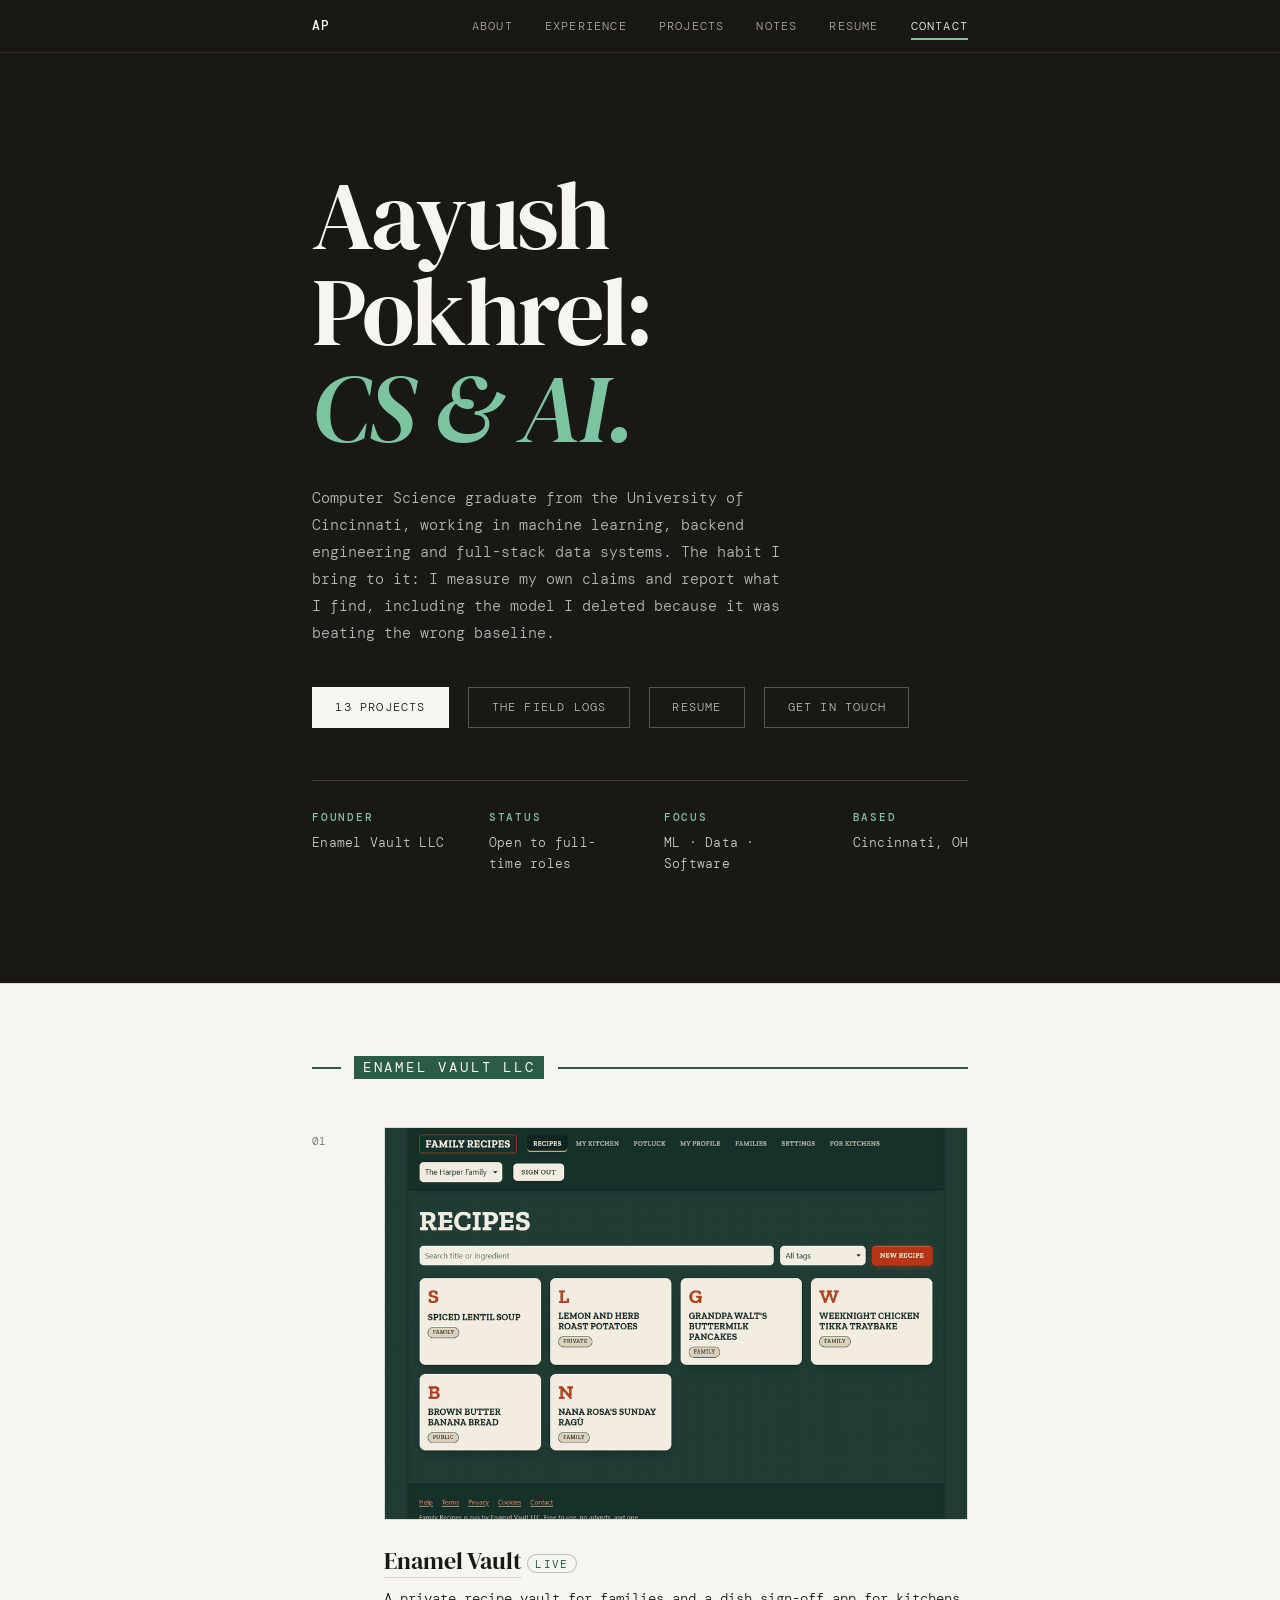
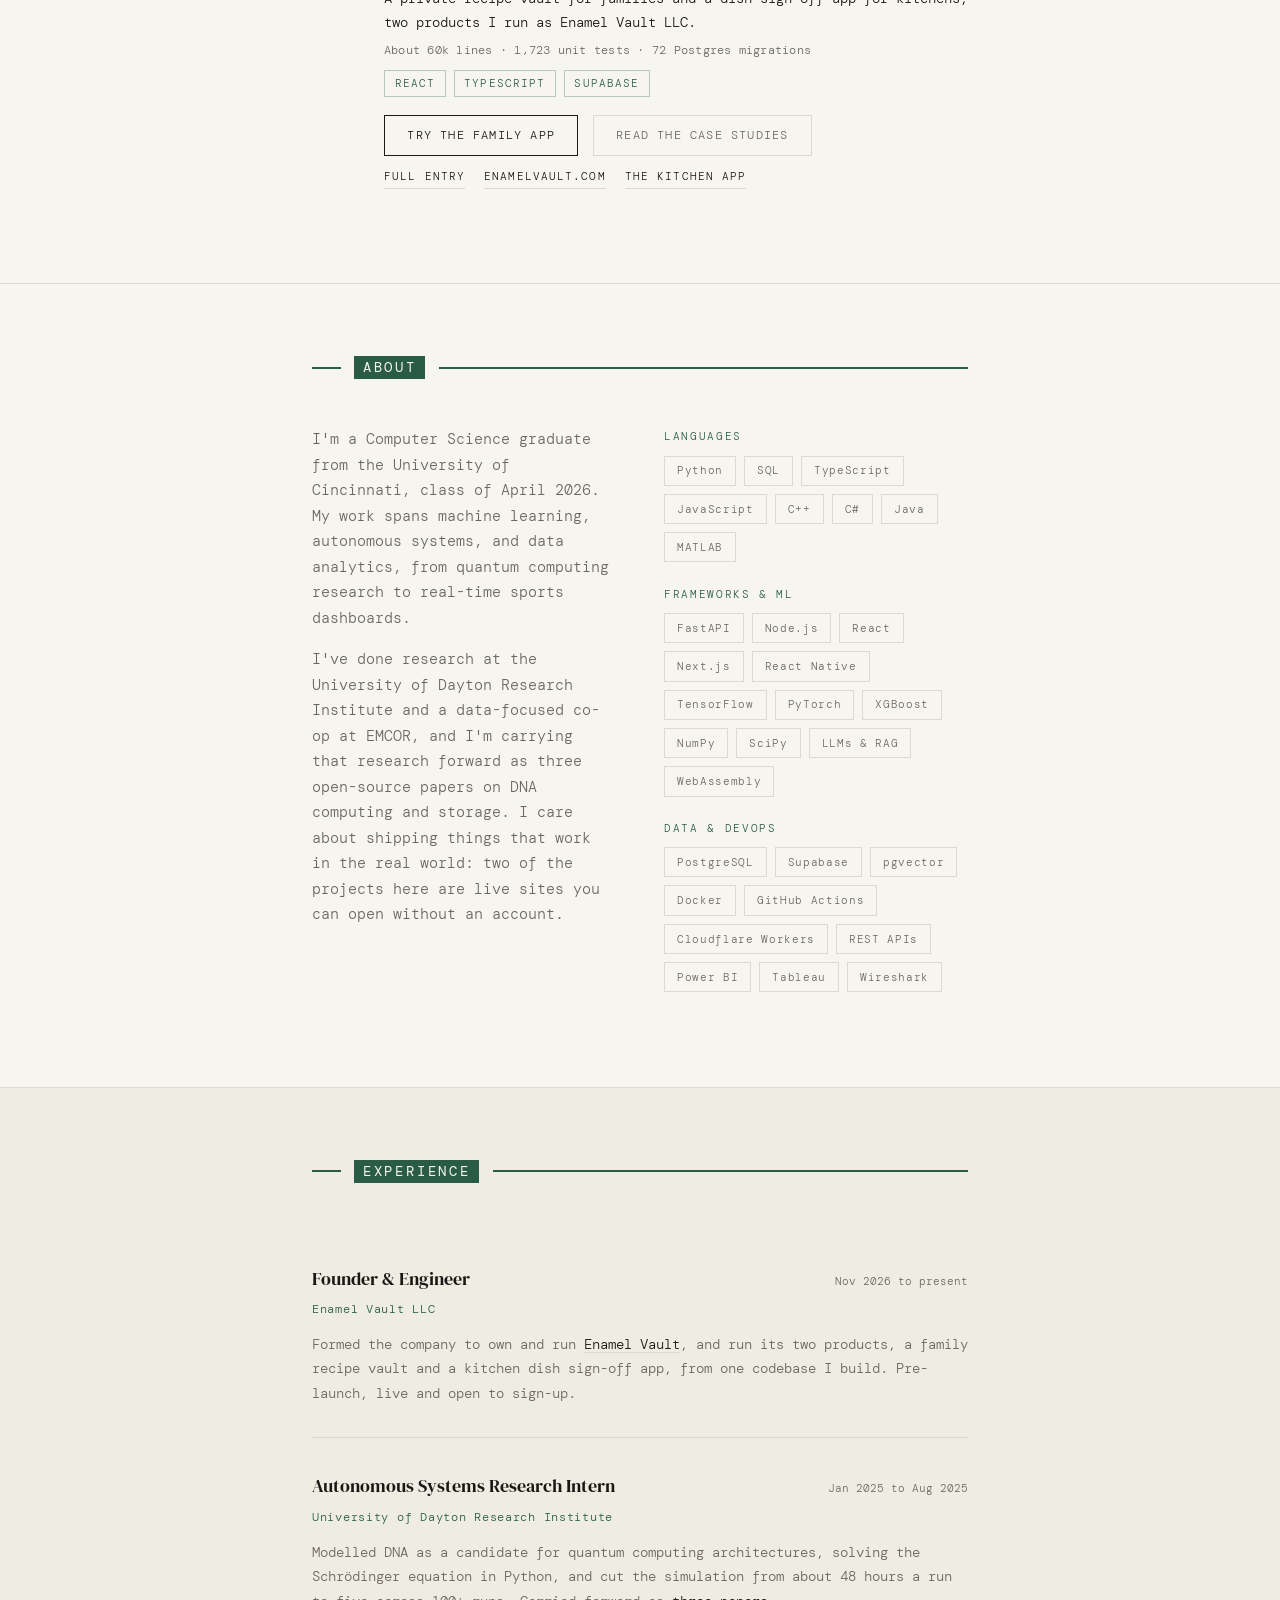
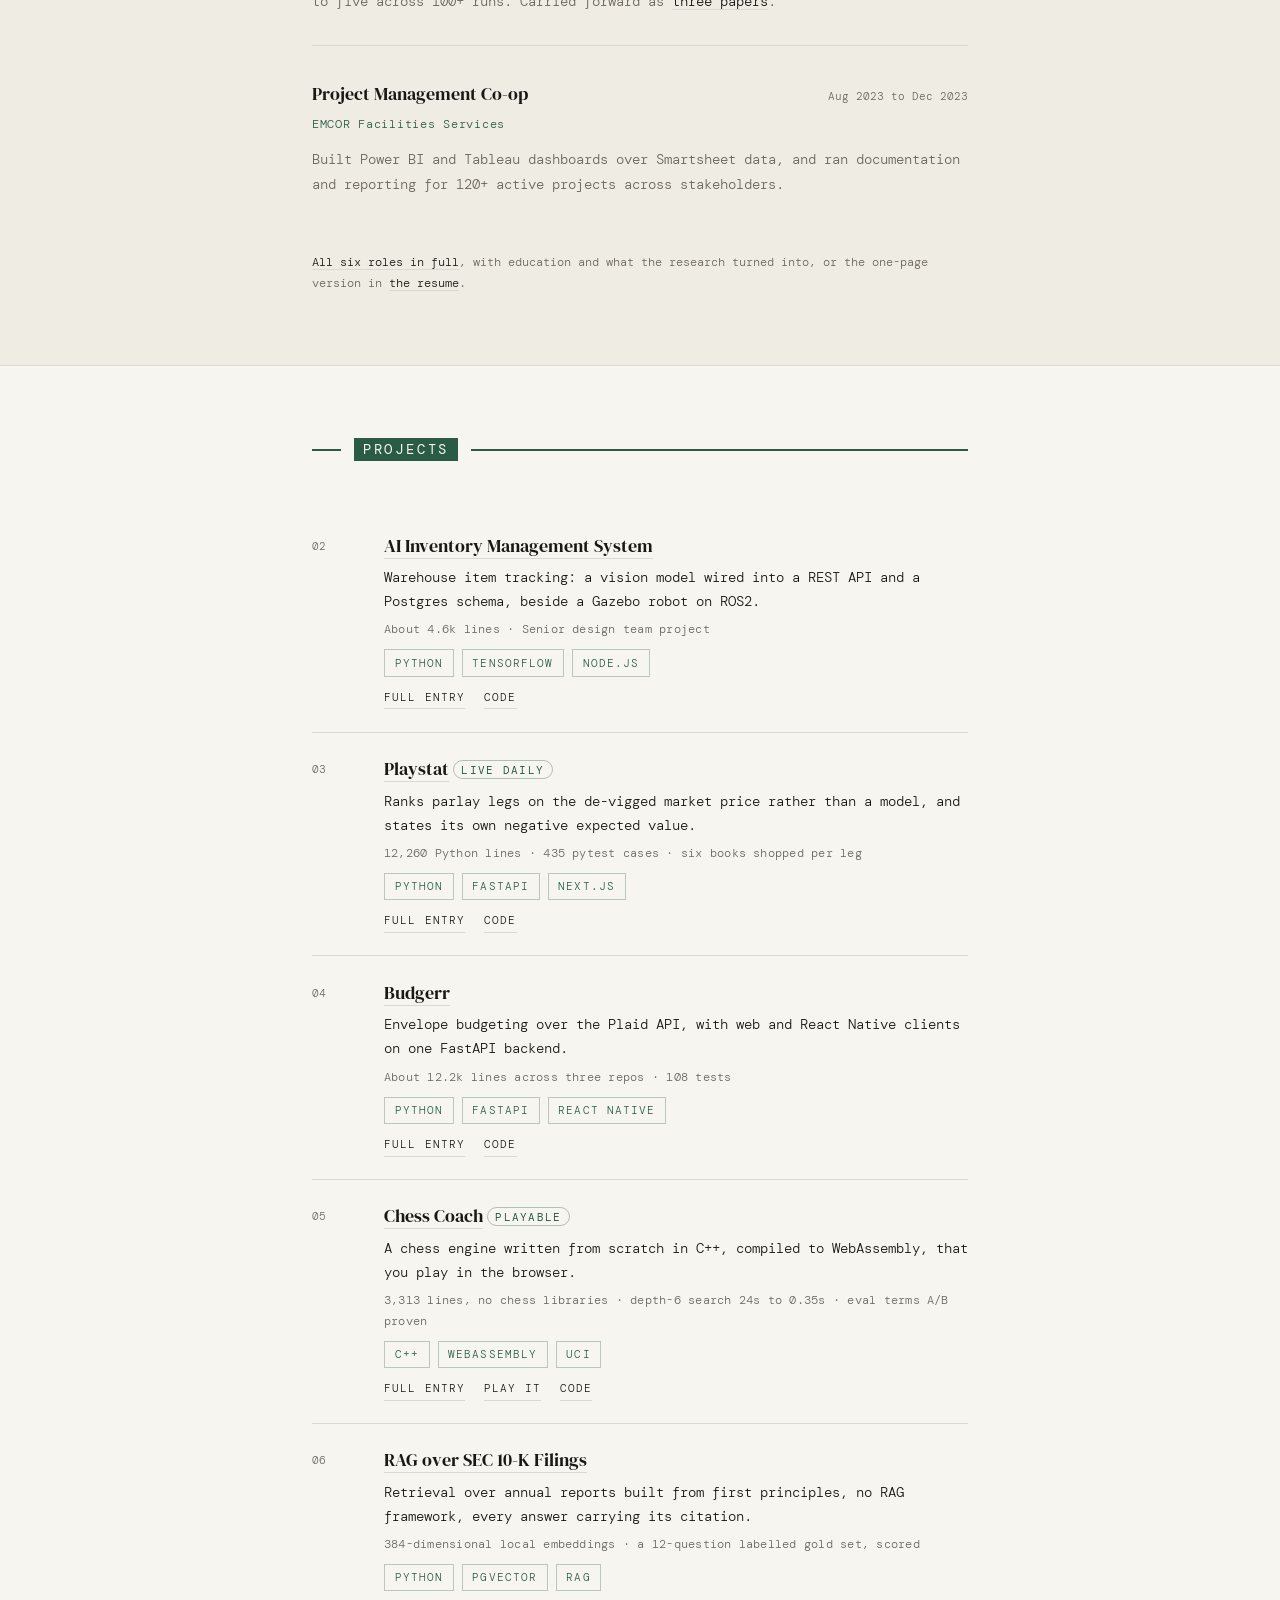
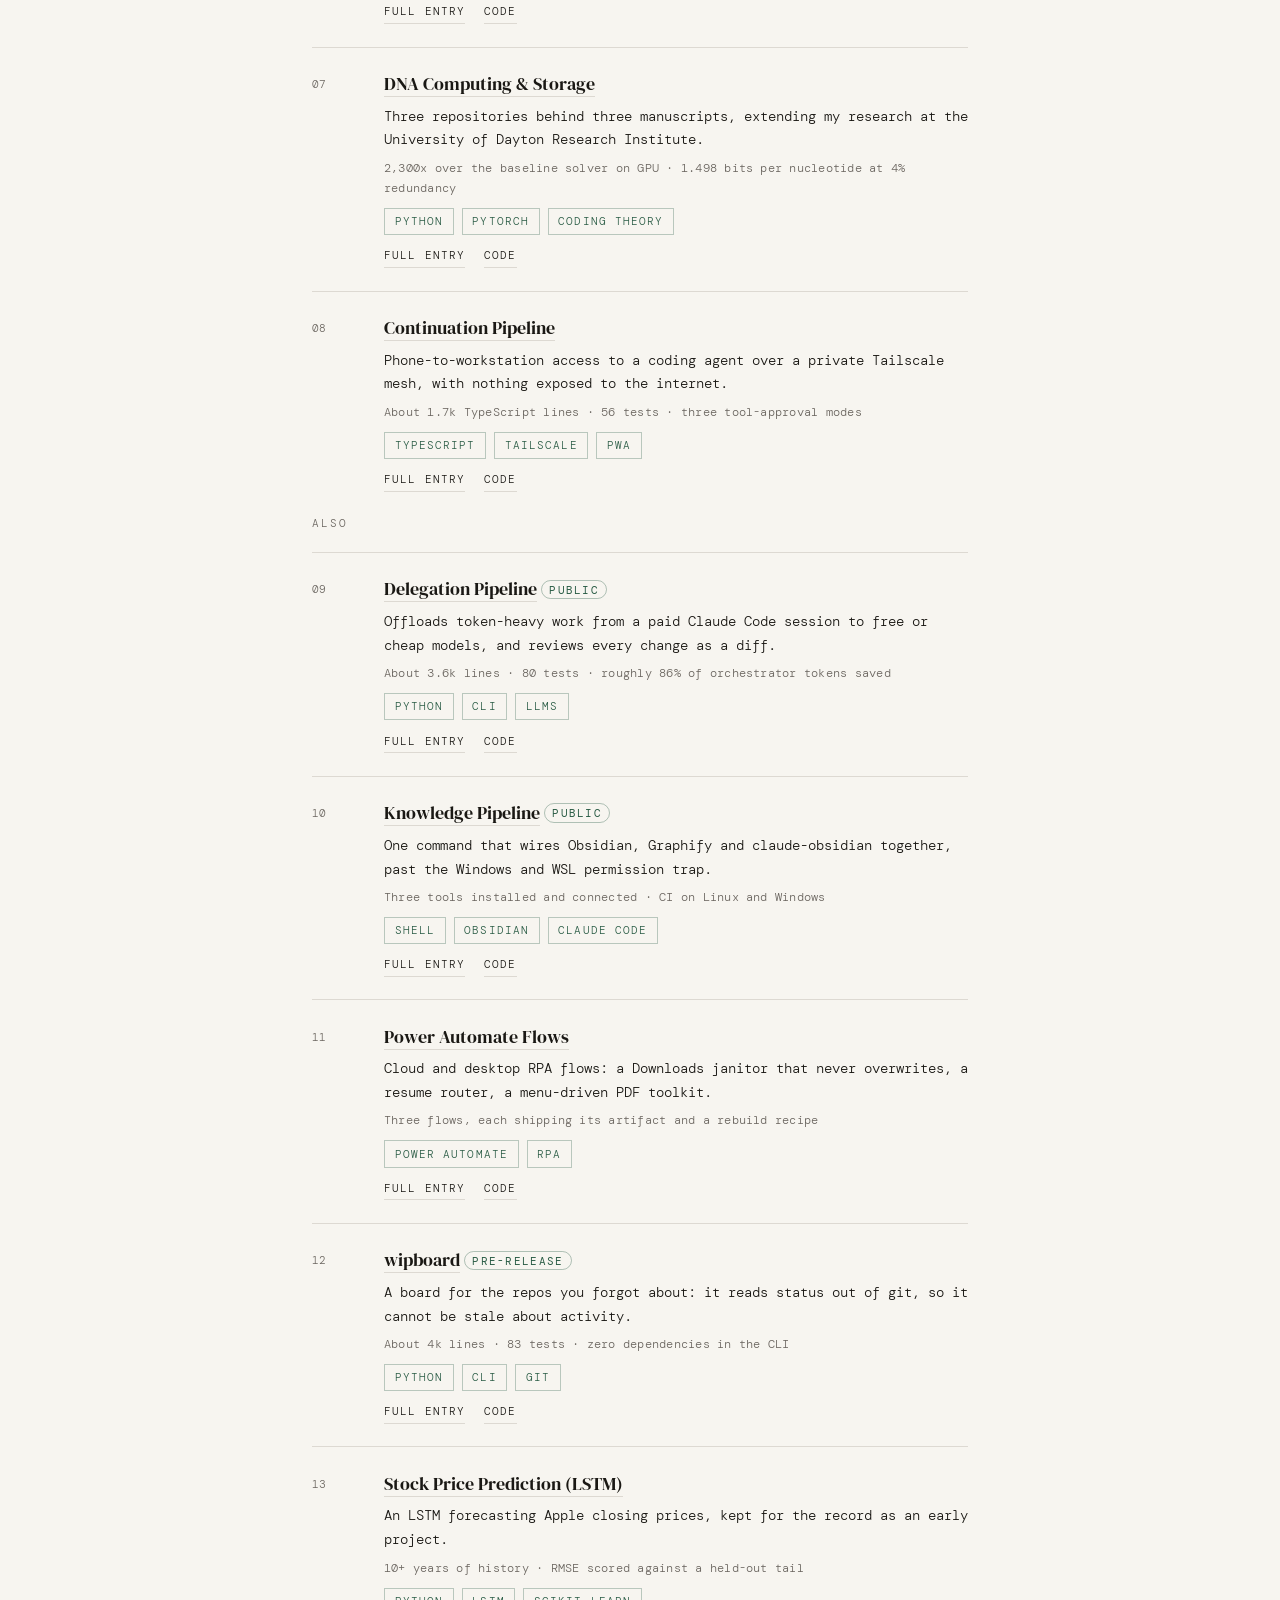
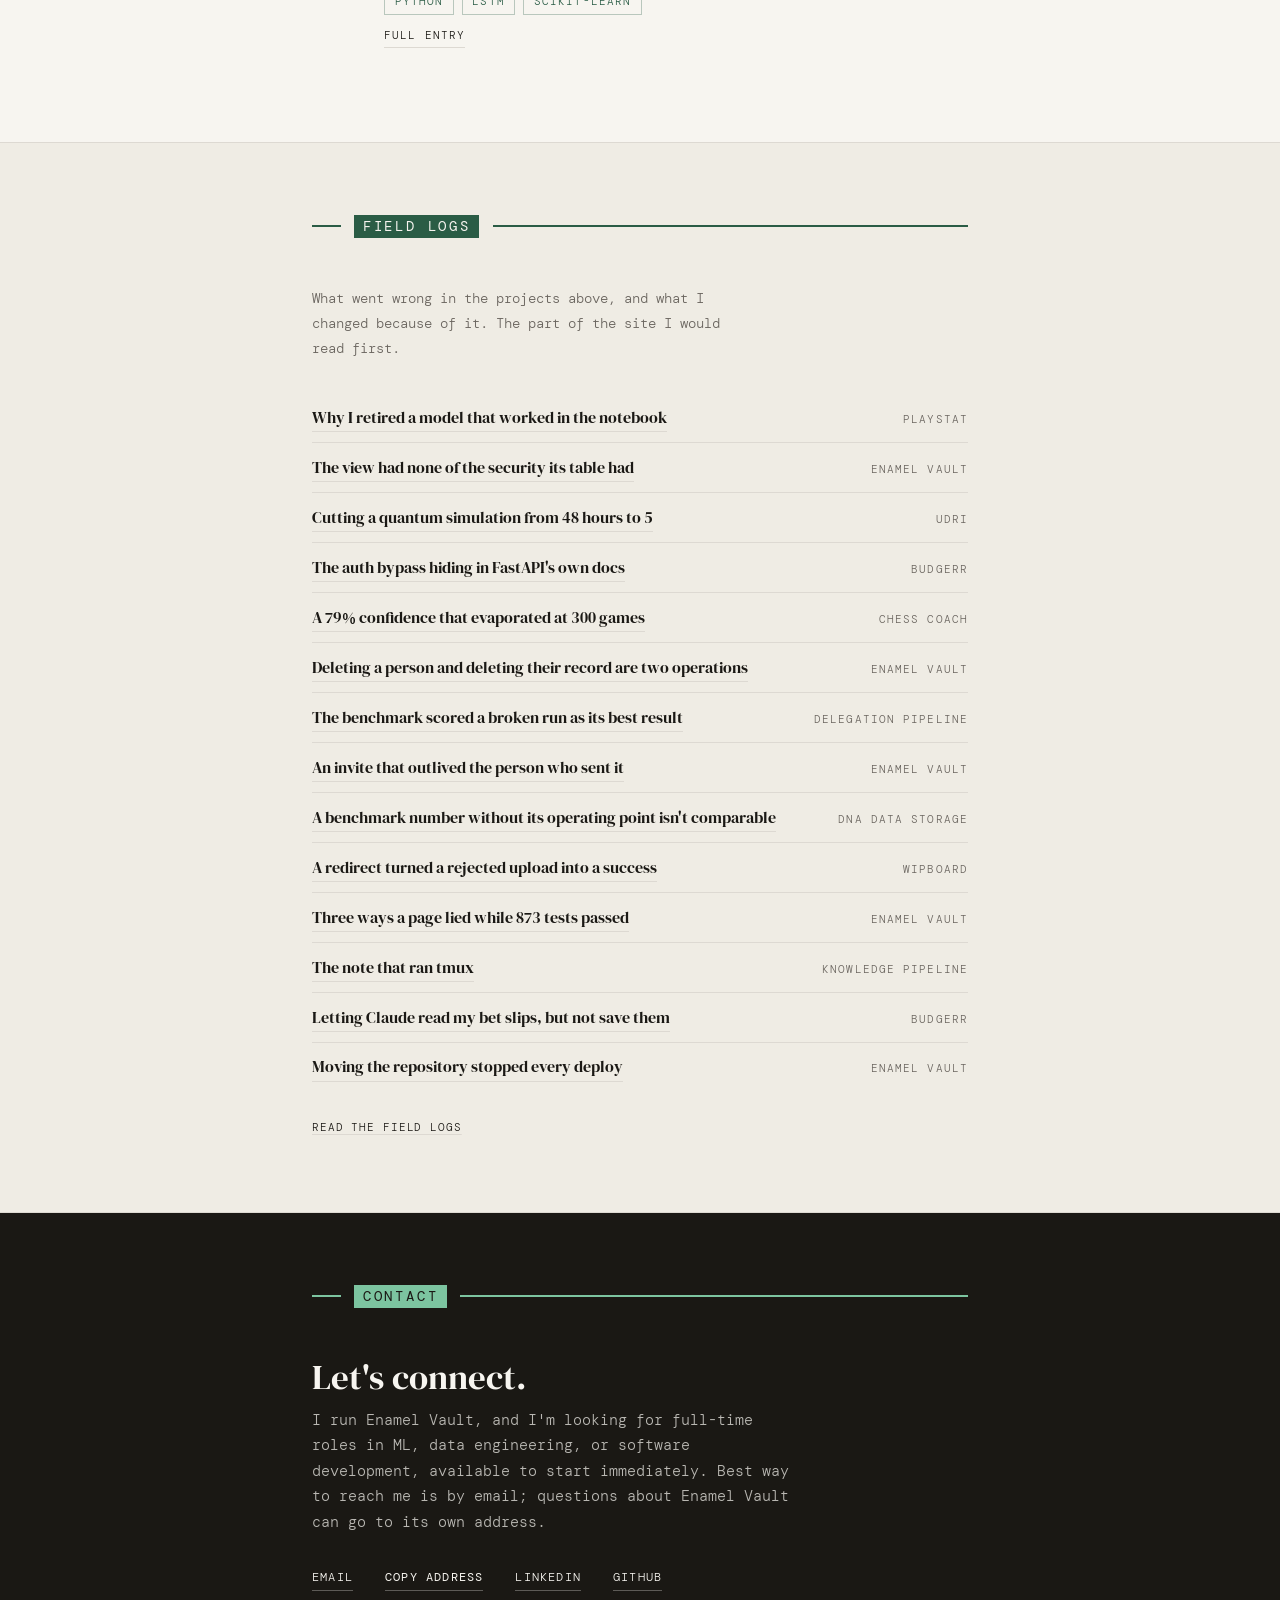
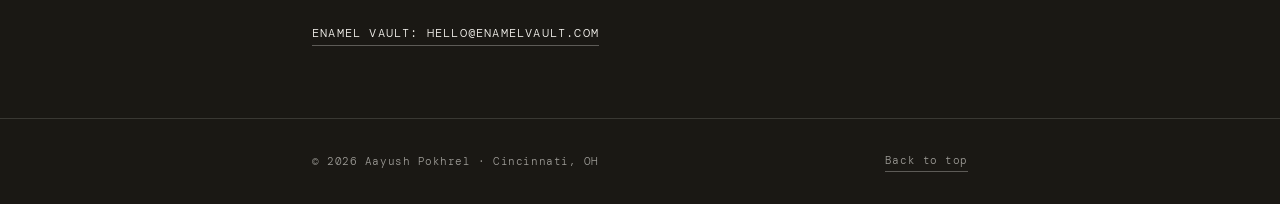
<file: index.html>
<!DOCTYPE html>
<html lang="en">
<head>
  <meta charset="UTF-8" />
  <meta name="viewport" content="width=device-width, initial-scale=1.0, viewport-fit=cover"/>
  <title>Aayush Pokhrel · CS & AI</title>
  <meta name="description" content="Aayush Pokhrel is a Computer Science graduate (University of Cincinnati, 2026) in machine learning, backend engineering and data systems, and the founder of Enamel Vault LLC. Thirteen projects with measured figures, and the field logs of what went wrong in them."/>
  <link rel="canonical" href="https://aayushpokhrel1.github.io/Portfolio/"/>

  <!-- Icons & browser chrome -->
  <link rel="icon" href="assets/favicon.svg" type="image/svg+xml"/>
  <meta name="theme-color" content="#1a1814"/>

  <!-- Open Graph (LinkedIn, Slack, Facebook, iMessage) -->
  <meta property="og:type" content="website"/>
  <meta property="og:url" content="https://aayushpokhrel1.github.io/Portfolio/"/>
  <meta property="og:title" content="Aayush Pokhrel · CS & AI"/>
  <meta property="og:description" content="Computer Science graduate (University of Cincinnati, 2026) in machine learning, backend engineering and data systems, and the founder of Enamel Vault LLC. Thirteen projects with measured figures, and the field logs of what went wrong in them."/>
  <meta property="og:image" content="https://aayushpokhrel1.github.io/Portfolio/assets/og-image.png"/>
  <meta property="og:image:width" content="1200"/>
  <meta property="og:image:height" content="630"/>
  <meta property="og:image:alt" content="Aayush Pokhrel · CS & AI portfolio. Machine Learning, Data, Software. Open to full-time roles, Cincinnati, OH."/>
  <meta property="og:site_name" content="Aayush Pokhrel"/>

  <!-- Twitter / X card -->
  <meta name="twitter:card" content="summary_large_image"/>
  <meta name="twitter:title" content="Aayush Pokhrel · CS & AI"/>
  <meta name="twitter:description" content="Computer Science graduate (University of Cincinnati, 2026) in ML, backend and data systems, and founder of Enamel Vault LLC. Thirteen projects with measured figures, and the field logs of what went wrong in them."/>
  <meta name="twitter:image" content="https://aayushpokhrel1.github.io/Portfolio/assets/og-image.png"/>

  <link href="https://fonts.googleapis.com/css2?family=DM+Serif+Display:ital@0;1&family=DM+Mono:wght@300;400;500&display=swap" rel="stylesheet"/>

  <script type="application/ld+json">
  {
    "@context": "https://schema.org",
    "@type": "Person",
    "name": "Aayush Pokhrel",
    "url": "https://aayushpokhrel1.github.io/Portfolio/",
    "jobTitle": "Machine Learning & Software Engineer",
    "email": "mailto:aayus.pok@gmail.com",
    "alumniOf": {
      "@type": "CollegeOrUniversity",
      "name": "University of Cincinnati"
    },
    "address": {
      "@type": "PostalAddress",
      "addressLocality": "Cincinnati",
      "addressRegion": "OH",
      "addressCountry": "US"
    },
    "knowsAbout": [
      "Machine Learning",
      "Data Engineering",
      "Autonomous Systems",
      "Computer Vision",
      "Software Engineering"
    ],
    "sameAs": [
      "https://www.linkedin.com/in/aayush-pokhrel-dev/",
      "https://github.com/aayushpokhrel1"
    ]
  }
  </script>
  <link rel="stylesheet" href="styles.css"/>
  <script>document.documentElement.classList.add('js');</script>
</head>
<body>

  <a class="skip-link" href="#about">Skip to content</a>

  <div class="scroll-progress" id="scrollProgress" aria-hidden="true"></div>
  <nav>
    <div class="container">
      <a class="nav-logo" href="index.html" aria-label="Aayush Pokhrel, home">AP</a>
      <button class="nav-toggle" type="button" aria-expanded="false" aria-controls="nav-menu">Menu</button>
      <ul class="nav-links" id="nav-menu">
        <li><a href="index.html#about">About</a></li>
        <li><a href="experience.html">Experience</a></li>
        <li><a href="work.html">Projects</a></li>
        <li><a href="notes.html">Notes</a></li>
        <li><a href="assets/Pokhrel_Aayush_Resume_2026.pdf" target="_blank" rel="noopener">Resume</a></li>
        <li><a href="index.html#contact">Contact</a></li>
      </ul>
    </div>
  </nav>
  <section id="hero">
    <div class="container">
      <h1><span class="hl">Aayush</span><br><span class="hl">Pokhrel:</span><br><em class="hl">CS & AI.</em></h1>
      <p class="hero-sub">
        Computer Science graduate from the University of Cincinnati, working in machine
        learning, backend engineering and full-stack data systems. The habit I bring to it:
        I measure my own claims and report what I find, including the model I deleted
        because it was beating the wrong baseline.
      </p>
      <div class="hero-cta">
        <a class="btn btn-primary" href="work.html">13 projects</a>
        <a class="btn btn-ghost" href="notes.html">The field logs</a>
        <a class="btn btn-ghost" href="assets/Pokhrel_Aayush_Resume_2026.pdf" target="_blank" rel="noopener">Resume</a>
        <a class="btn btn-ghost" href="#contact">Get in touch</a>
      </div>
      <dl class="hero-spec">
        <div><dt>Founder</dt><dd>Enamel Vault LLC</dd></div>
        <div><dt>Status</dt><dd>Open to full-time roles</dd></div>
        <div><dt>Focus</dt><dd>ML · Data · Software</dd></div>
        <div><dt>Based</dt><dd>Cincinnati, OH</dd></div>
      </dl>
    </div>
  </section>

  <section id="enamel-vault">
    <div class="container fade-in">
      <h2 class="section-label"><span>Enamel Vault LLC</span></h2>
      <div class="card card-feature">
        <span class="card-num">01</span>
        <div>
          <picture class="feature-media">
            <source srcset="assets/ev-family-recipe.png" media="(prefers-reduced-motion: reduce)"/>
            <img src="assets/ev-demo.gif" width="960" height="645" loading="lazy" decoding="async" alt="Opening a family recipe in Enamel Vault and cooking from it step by step in Cook Mode."/>
          </picture>
          <h3 class="card-title"><a href="work.html#enamel-vault-recipes-for-families-and">Enamel Vault</a> <span class="status">live</span></h3>
          <p class="card-line">A private recipe vault for families and a dish sign-off app for kitchens, two products I run as Enamel Vault LLC.</p>
          <p class="card-fig">About 60k lines · 1,723 unit tests · 72 Postgres migrations</p>
          <div class="project-tags"><span>React</span><span>TypeScript</span><span>Supabase</span></div>
          <div class="feature-cta">
            <a class="btn" href="https://recipes.enamelvault.com" target="_blank" rel="noopener noreferrer">Try the family app</a>
            <a class="btn btn-ghost" href="https://github.com/enamelvault/enamelvault-showcase#case-studies" target="_blank" rel="noopener noreferrer">Read the case studies</a>
          </div>
          <div class="project-links"><a href="work.html#enamel-vault-recipes-for-families-and">Full entry</a><a href="https://enamelvault.com" target="_blank" rel="noopener noreferrer">enamelvault.com</a><a href="https://enamelvault.com/professional" target="_blank" rel="noopener noreferrer">The kitchen app</a></div>
        </div>
      </div>
    </div>
  </section>

  <section id="about">
    <div class="container fade-in">
      <h2 class="section-label"><span>About</span></h2>
      <div class="about-grid">
        <div class="about-text">
          <p>
            I'm a Computer Science graduate from the University of Cincinnati, class of April 2026.
            My work spans machine learning, autonomous systems, and data analytics,
            from quantum computing research to real-time sports dashboards.
          </p>
          <p>
            I've done research at the University of Dayton Research Institute and a
            data-focused co-op at EMCOR, and I'm carrying that research forward as three
            open-source papers on DNA computing and storage. I care about shipping things
            that work in the real world: two of the projects here are live sites you can
            open without an account.
          </p>
        </div>
        <div>
          <div class="skills-group">
            <p class="skills-group-label">Languages</p>
            <ul class="skills-list">
              <li>Python</li><li>SQL</li><li>TypeScript</li><li>JavaScript</li>
              <li>C++</li><li>C#</li><li>Java</li><li>MATLAB</li>
            </ul>
          </div>
          <div class="skills-group">
            <p class="skills-group-label">Frameworks & ML</p>
            <ul class="skills-list">
              <li>FastAPI</li><li>Node.js</li><li>React</li><li>Next.js</li>
              <li>React Native</li><li>TensorFlow</li><li>PyTorch</li>
              <li>XGBoost</li><li>NumPy</li><li>SciPy</li>
              <li>LLMs &amp; RAG</li><li>WebAssembly</li>
            </ul>
          </div>
          <div class="skills-group">
            <p class="skills-group-label">Data & DevOps</p>
            <ul class="skills-list">
              <li>PostgreSQL</li><li>Supabase</li><li>pgvector</li><li>Docker</li>
              <li>GitHub Actions</li><li>Cloudflare Workers</li><li>REST APIs</li>
              <li>Power BI</li><li>Tableau</li><li>Wireshark</li>
            </ul>
          </div>
        </div>
      </div>
    </div>
  </section>

  <section id="experience">
    <div class="container fade-in">
      <h2 class="section-label"><span>Experience</span></h2>

      <div class="exp">
        <div class="exp-header">
          <span class="exp-title">Founder &amp; Engineer</span>
          <span class="exp-date">Nov 2026 to present</span>
        </div>
        <p class="exp-company">Enamel Vault LLC</p>
        <p class="exp-line">
          Formed the company to own and run <a href="work.html#enamel-vault-recipes-for-families-and">Enamel Vault</a>,
          and run its two products, a family recipe vault and a kitchen dish sign-off app, from
          one codebase I build. Pre-launch, live and open to sign-up.
        </p>
      </div>
      <div class="exp">
        <div class="exp-header">
          <span class="exp-title">Autonomous Systems Research Intern</span>
          <span class="exp-date">Jan 2025 to Aug 2025</span>
        </div>
        <p class="exp-company">University of Dayton Research Institute</p>
        <p class="exp-line">
          Modelled DNA as a candidate for quantum computing architectures, solving the
          Schrödinger equation in Python, and cut the simulation from about 48 hours a run
          to five across 100+ runs. Carried forward as
          <a href="work.html#dna-computing-and-storage-three-papers">three papers</a>.
        </p>
      </div>

      <div class="exp">
        <div class="exp-header">
          <span class="exp-title">Project Management Co-op</span>
          <span class="exp-date">Aug 2023 to Dec 2023</span>
        </div>
        <p class="exp-company">EMCOR Facilities Services</p>
        <p class="exp-line">
          Built Power BI and Tableau dashboards over Smartsheet data, and ran documentation
          and reporting for 120+ active projects across stakeholders.
        </p>
      </div>

      <p class="exp-more">
        <a href="experience.html">All six roles in full</a>, with education and what the
        research turned into, or the one-page version in
        <a href="assets/Pokhrel_Aayush_Resume_2026.pdf" target="_blank" rel="noopener">the resume</a>.
      </p>
    </div>
  </section>

  <section id="work">
    <div class="container fade-in">
      <h2 class="section-label"><span>Projects</span></h2>
      <div class="card">
        <span class="card-num">02</span>
        <div>
          <h3 class="card-title"><a href="work.html#ai-inventory-management-system">AI Inventory Management System</a></h3>
          <p class="card-line">Warehouse item tracking: a vision model wired into a REST API and a Postgres schema, beside a Gazebo robot on ROS2.</p>
          <p class="card-fig">About 4.6k lines · Senior design team project</p>
          <div class="project-tags"><span>Python</span><span>TensorFlow</span><span>Node.js</span></div>
          <div class="project-links"><a href="work.html#ai-inventory-management-system">Full entry</a><a href="https://github.com/sabaldahal/Senior-Design" target="_blank" rel="noopener noreferrer">Code</a></div>
        </div>
      </div>
      <div class="card">
        <span class="card-num">03</span>
        <div>
          <h3 class="card-title"><a href="work.html#playstat-market-ranked-parlay-builder">Playstat</a> <span class="status">live daily</span></h3>
          <p class="card-line">Ranks parlay legs on the de-vigged market price rather than a model, and states its own negative expected value.</p>
          <p class="card-fig">12,260 Python lines · 435 pytest cases · six books shopped per leg</p>
          <div class="project-tags"><span>Python</span><span>FastAPI</span><span>Next.js</span></div>
          <div class="project-links"><a href="work.html#playstat-market-ranked-parlay-builder">Full entry</a><a href="https://github.com/aayushpokhrel1/Playstat" target="_blank" rel="noopener noreferrer">Code</a></div>
        </div>
      </div>
      <div class="card">
        <span class="card-num">04</span>
        <div>
          <h3 class="card-title"><a href="work.html#budgerr">Budgerr</a></h3>
          <p class="card-line">Envelope budgeting over the Plaid API, with web and React Native clients on one FastAPI backend.</p>
          <p class="card-fig">About 12.2k lines across three repos · 108 tests</p>
          <div class="project-tags"><span>Python</span><span>FastAPI</span><span>React Native</span></div>
          <div class="project-links"><a href="work.html#budgerr">Full entry</a><a href="https://github.com/aayushpokhrel1/Budgerr" target="_blank" rel="noopener noreferrer">Code</a></div>
        </div>
      </div>
      <div class="card">
        <span class="card-num">05</span>
        <div>
          <h3 class="card-title"><a href="work.html#chess-coach-from-scratch-engine">Chess Coach</a> <span class="status">playable</span></h3>
          <p class="card-line">A chess engine written from scratch in C++, compiled to WebAssembly, that you play in the browser.</p>
          <p class="card-fig">3,313 lines, no chess libraries · depth-6 search 24s to 0.35s · eval terms A/B proven</p>
          <div class="project-tags"><span>C++</span><span>WebAssembly</span><span>UCI</span></div>
          <div class="project-links"><a href="work.html#chess-coach-from-scratch-engine">Full entry</a><a href="https://chess-coach.aayus-pok.workers.dev" target="_blank" rel="noopener noreferrer">Play it</a><a href="https://github.com/aayushpokhrel1/Chess_Coach" target="_blank" rel="noopener noreferrer">Code</a></div>
        </div>
      </div>
      <div class="card">
        <span class="card-num">06</span>
        <div>
          <h3 class="card-title"><a href="work.html#rag-over-sec-10-k-filings">RAG over SEC 10-K Filings</a></h3>
          <p class="card-line">Retrieval over annual reports built from first principles, no RAG framework, every answer carrying its citation.</p>
          <p class="card-fig">384-dimensional local embeddings · a 12-question labelled gold set, scored</p>
          <div class="project-tags"><span>Python</span><span>pgvector</span><span>RAG</span></div>
          <div class="project-links"><a href="work.html#rag-over-sec-10-k-filings">Full entry</a><a href="https://github.com/aayushpokhrel1/sec-10k-rag" target="_blank" rel="noopener noreferrer">Code</a></div>
        </div>
      </div>
      <div class="card">
        <span class="card-num">07</span>
        <div>
          <h3 class="card-title"><a href="work.html#dna-computing-and-storage-three-papers">DNA Computing &amp; Storage</a></h3>
          <p class="card-line">Three repositories behind three manuscripts, extending my research at the University of Dayton Research Institute.</p>
          <p class="card-fig">2,300x over the baseline solver on GPU · 1.498 bits per nucleotide at 4% redundancy</p>
          <div class="project-tags"><span>Python</span><span>PyTorch</span><span>Coding Theory</span></div>
          <div class="project-links"><a href="work.html#dna-computing-and-storage-three-papers">Full entry</a><a href="https://github.com/aayushpokhrel1/dna-data-storage" target="_blank" rel="noopener noreferrer">Code</a></div>
        </div>
      </div>
      <div class="card">
        <span class="card-num">08</span>
        <div>
          <h3 class="card-title"><a href="work.html#continuation-pipeline">Continuation Pipeline</a></h3>
          <p class="card-line">Phone-to-workstation access to a coding agent over a private Tailscale mesh, with nothing exposed to the internet.</p>
          <p class="card-fig">About 1.7k TypeScript lines · 56 tests · three tool-approval modes</p>
          <div class="project-tags"><span>TypeScript</span><span>Tailscale</span><span>PWA</span></div>
          <div class="project-links"><a href="work.html#continuation-pipeline">Full entry</a><a href="https://github.com/aayushpokhrel1/continuation-pipeline" target="_blank" rel="noopener noreferrer">Code</a></div>
        </div>
      </div>
      <p class="also-label">Also</p>

      <div class="card">
        <span class="card-num">09</span>
        <div>
          <h3 class="card-title"><a href="work.html#delegation-pipeline">Delegation Pipeline</a> <span class="status">public</span></h3>
          <p class="card-line">Offloads token-heavy work from a paid Claude Code session to free or cheap models, and reviews every change as a diff.</p>
          <p class="card-fig">About 3.6k lines · 80 tests · roughly 86% of orchestrator tokens saved</p>
          <div class="project-tags"><span>Python</span><span>CLI</span><span>LLMs</span></div>
          <div class="project-links"><a href="work.html#delegation-pipeline">Full entry</a><a href="https://github.com/aayushpokhrel1/delegation-pipeline" target="_blank" rel="noopener noreferrer">Code</a></div>
        </div>
      </div>
      <div class="card">
        <span class="card-num">10</span>
        <div>
          <h3 class="card-title"><a href="work.html#knowledge-pipeline">Knowledge Pipeline</a> <span class="status">public</span></h3>
          <p class="card-line">One command that wires Obsidian, Graphify and claude-obsidian together, past the Windows and WSL permission trap.</p>
          <p class="card-fig">Three tools installed and connected · CI on Linux and Windows</p>
          <div class="project-tags"><span>Shell</span><span>Obsidian</span><span>Claude Code</span></div>
          <div class="project-links"><a href="work.html#knowledge-pipeline">Full entry</a><a href="https://github.com/aayushpokhrel1/knowledge-pipeline" target="_blank" rel="noopener noreferrer">Code</a></div>
        </div>
      </div>
      <div class="card">
        <span class="card-num">11</span>
        <div>
          <h3 class="card-title"><a href="work.html#power-automate-flows">Power Automate Flows</a></h3>
          <p class="card-line">Cloud and desktop RPA flows: a Downloads janitor that never overwrites, a resume router, a menu-driven PDF toolkit.</p>
          <p class="card-fig">Three flows, each shipping its artifact and a rebuild recipe</p>
          <div class="project-tags"><span>Power Automate</span><span>RPA</span></div>
          <div class="project-links"><a href="work.html#power-automate-flows">Full entry</a><a href="https://github.com/aayushpokhrel1/Power_Automate_Flows" target="_blank" rel="noopener noreferrer">Code</a></div>
        </div>
      </div>
      <div class="card">
        <span class="card-num">12</span>
        <div>
          <h3 class="card-title"><a href="work.html#wipboard">wipboard</a> <span class="status">pre-release</span></h3>
          <p class="card-line">A board for the repos you forgot about: it reads status out of git, so it cannot be stale about activity.</p>
          <p class="card-fig">About 4k lines · 83 tests · zero dependencies in the CLI</p>
          <div class="project-tags"><span>Python</span><span>CLI</span><span>Git</span></div>
          <div class="project-links"><a href="work.html#wipboard">Full entry</a><a href="https://github.com/aayushpokhrel1/wipboard" target="_blank" rel="noopener noreferrer">Code</a></div>
        </div>
      </div>
      <div class="card">
        <span class="card-num">13</span>
        <div>
          <h3 class="card-title"><a href="work.html#stock-price-prediction-lstm">Stock Price Prediction (LSTM)</a></h3>
          <p class="card-line">An LSTM forecasting Apple closing prices, kept for the record as an early project.</p>
          <p class="card-fig">10+ years of history · RMSE scored against a held-out tail</p>
          <div class="project-tags"><span>Python</span><span>LSTM</span><span>Scikit-learn</span></div>
          <div class="project-links"><a href="work.html#stock-price-prediction-lstm">Full entry</a></div>
        </div>
      </div>
    </div>
  </section>

  <section id="notes">
    <div class="container fade-in">
      <h2 class="section-label"><span>Field logs</span></h2>
      <p class="section-lead">
        What went wrong in the projects above, and what I changed because of it. The part of
        the site I would read first.
      </p>
      <ol class="log-index">
        <li>
          <a href="notes.html#why-i-retired-a-model-that">Why I retired a model that worked in the notebook</a>
          <span class="log-project">Playstat</span>
        </li>
        <li>
          <a href="notes.html#the-view-had-none-of-the">The view had none of the security its table had</a>
          <span class="log-project">Enamel Vault</span>
        </li>
        <li>
          <a href="notes.html#cutting-a-quantum-simulation-from-48">Cutting a quantum simulation from 48 hours to 5</a>
          <span class="log-project">UDRI</span>
        </li>
        <li>
          <a href="notes.html#the-auth-bypass-hiding-in-fastapi">The auth bypass hiding in FastAPI's own docs</a>
          <span class="log-project">Budgerr</span>
        </li>
        <li>
          <a href="notes.html#a-79-confidence-that-evaporated-at">A 79% confidence that evaporated at 300 games</a>
          <span class="log-project">Chess Coach</span>
        </li>
        <li>
          <a href="notes.html#deleting-a-person-and-deleting-their">Deleting a person and deleting their record are two operations</a>
          <span class="log-project">Enamel Vault</span>
        </li>
        <li>
          <a href="notes.html#the-benchmark-scored-a-broken-run">The benchmark scored a broken run as its best result</a>
          <span class="log-project">Delegation Pipeline</span>
        </li>
        <li>
          <a href="notes.html#an-invite-that-outlived-the-person">An invite that outlived the person who sent it</a>
          <span class="log-project">Enamel Vault</span>
        </li>
        <li>
          <a href="notes.html#a-benchmark-number-without-its-operating">A benchmark number without its operating point isn't comparable</a>
          <span class="log-project">DNA data storage</span>
        </li>
        <li>
          <a href="notes.html#a-redirect-turned-a-rejected-upload">A redirect turned a rejected upload into a success</a>
          <span class="log-project">wipboard</span>
        </li>
        <li>
          <a href="notes.html#three-ways-a-page-lied-while">Three ways a page lied while 873 tests passed</a>
          <span class="log-project">Enamel Vault</span>
        </li>
        <li>
          <a href="notes.html#the-note-that-ran-tmux">The note that ran tmux</a>
          <span class="log-project">Knowledge Pipeline</span>
        </li>
        <li>
          <a href="notes.html#letting-claude-read-my-bet-slips">Letting Claude read my bet slips, but not save them</a>
          <span class="log-project">Budgerr</span>
        </li>
        <li>
          <a href="notes.html#moving-the-repository-stopped-every-deploy">Moving the repository stopped every deploy</a>
          <span class="log-project">Enamel Vault</span>
        </li>
      </ol>
      <p class="log-more"><a href="notes.html">Read the field logs</a></p>
    </div>
  </section>

  <section id="contact">
    <div class="container fade-in">
      <h2 class="section-label"><span>Contact</span></h2>
      <p class="contact-headline">Let's connect.</p>
      <p class="contact-intro">
        I run Enamel Vault, and I'm looking for full-time roles in ML, data engineering, or
        software development, available to start immediately. Best way to reach me is by
        email; questions about Enamel Vault can go to its own address.
      </p>
      <div class="contact-links">
        <a href="mailto:aayus.pok@gmail.com">Email</a>
        <button class="contact-copy" type="button" data-email="aayus.pok@gmail.com" data-label="Copy address">Copy address</button>
        <a href="https://www.linkedin.com/in/aayush-pokhrel-dev/" target="_blank" rel="noopener noreferrer">LinkedIn</a>
        <a href="https://github.com/aayushpokhrel1" target="_blank" rel="noopener noreferrer">GitHub</a>
        <a href="mailto:hello@enamelvault.com">Enamel Vault: hello@enamelvault.com</a>
      </div>
    </div>
  </section>

  <footer>
    <div class="container">
      <span>© 2026 Aayush Pokhrel · Cincinnati, OH</span>
      <a class="footer-link" href="#hero">Back to top</a>
    </div>
  </footer>


  <script src="site.js"></script>
  <script defer src="https://cloud.umami.is/script.js" data-website-id="9f197a0c-7d25-4559-93ac-2104de43bb57"></script>

</body>
</html>
</file>
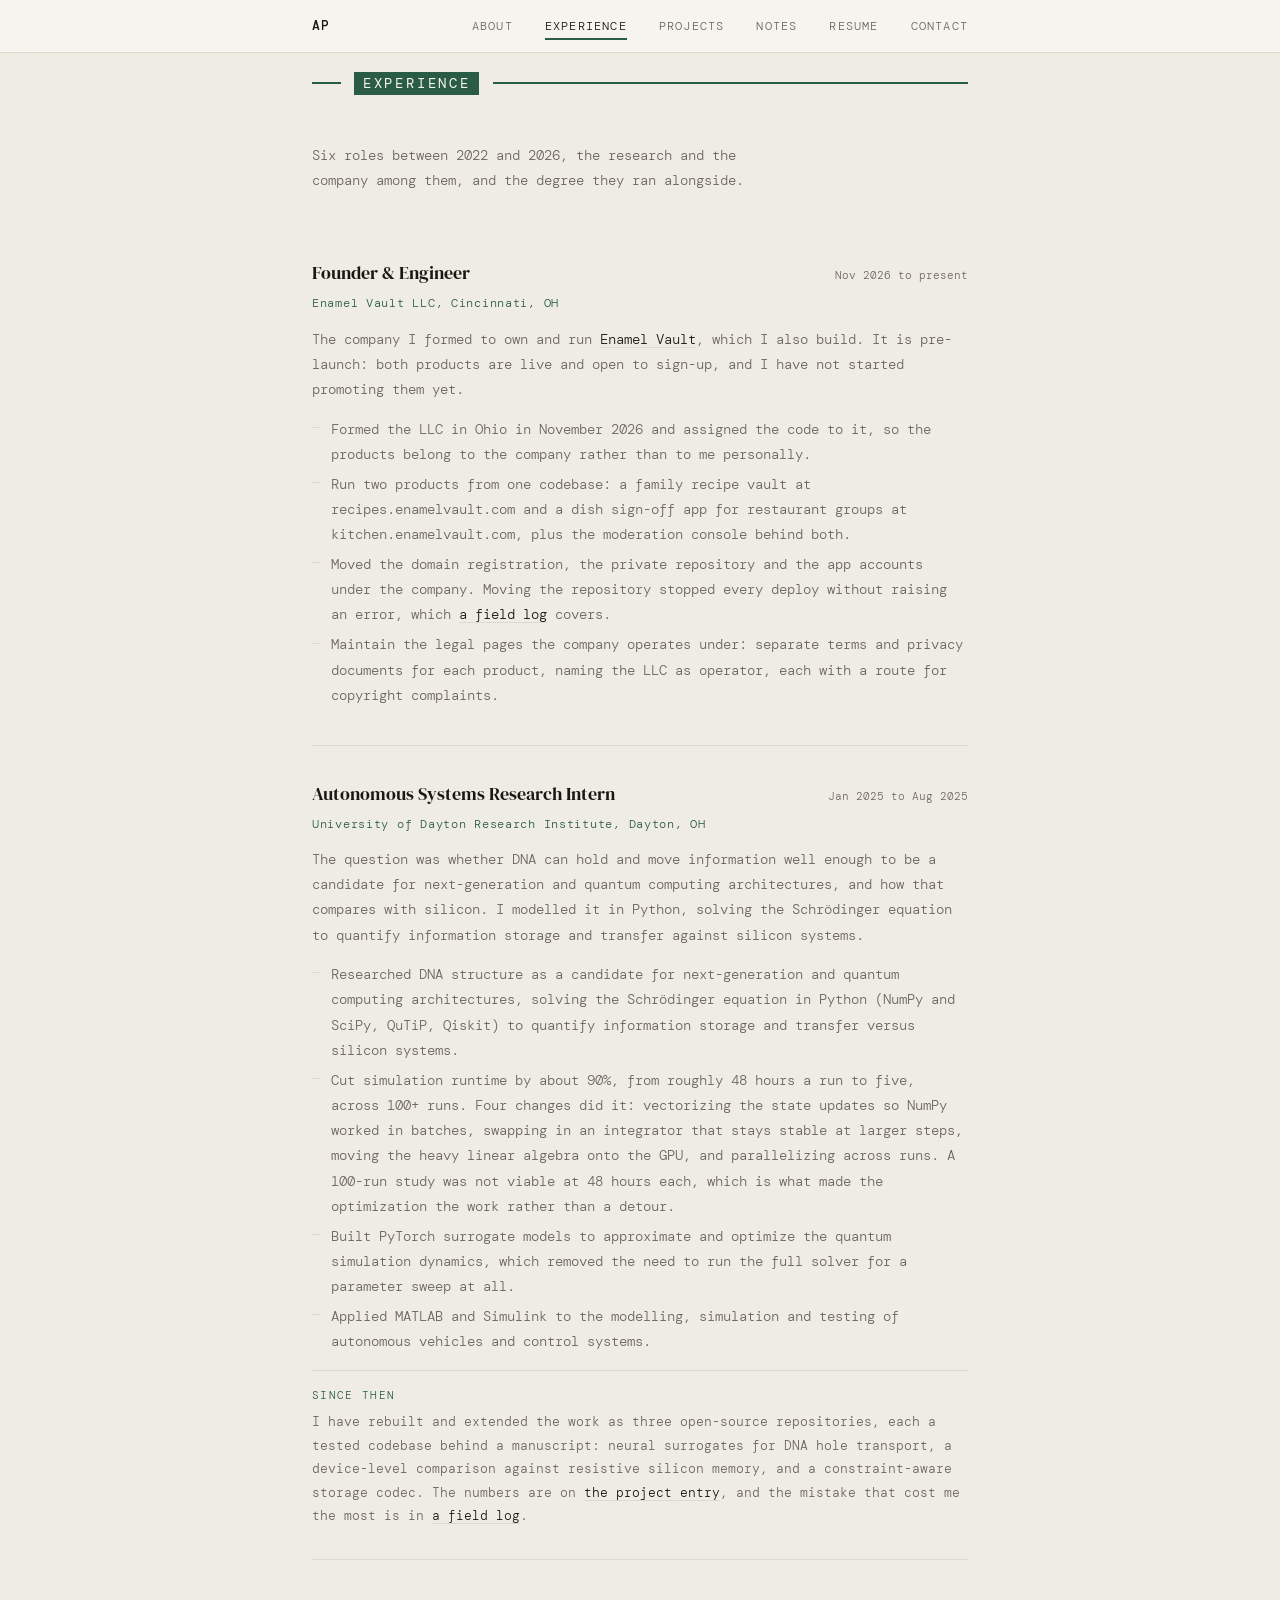
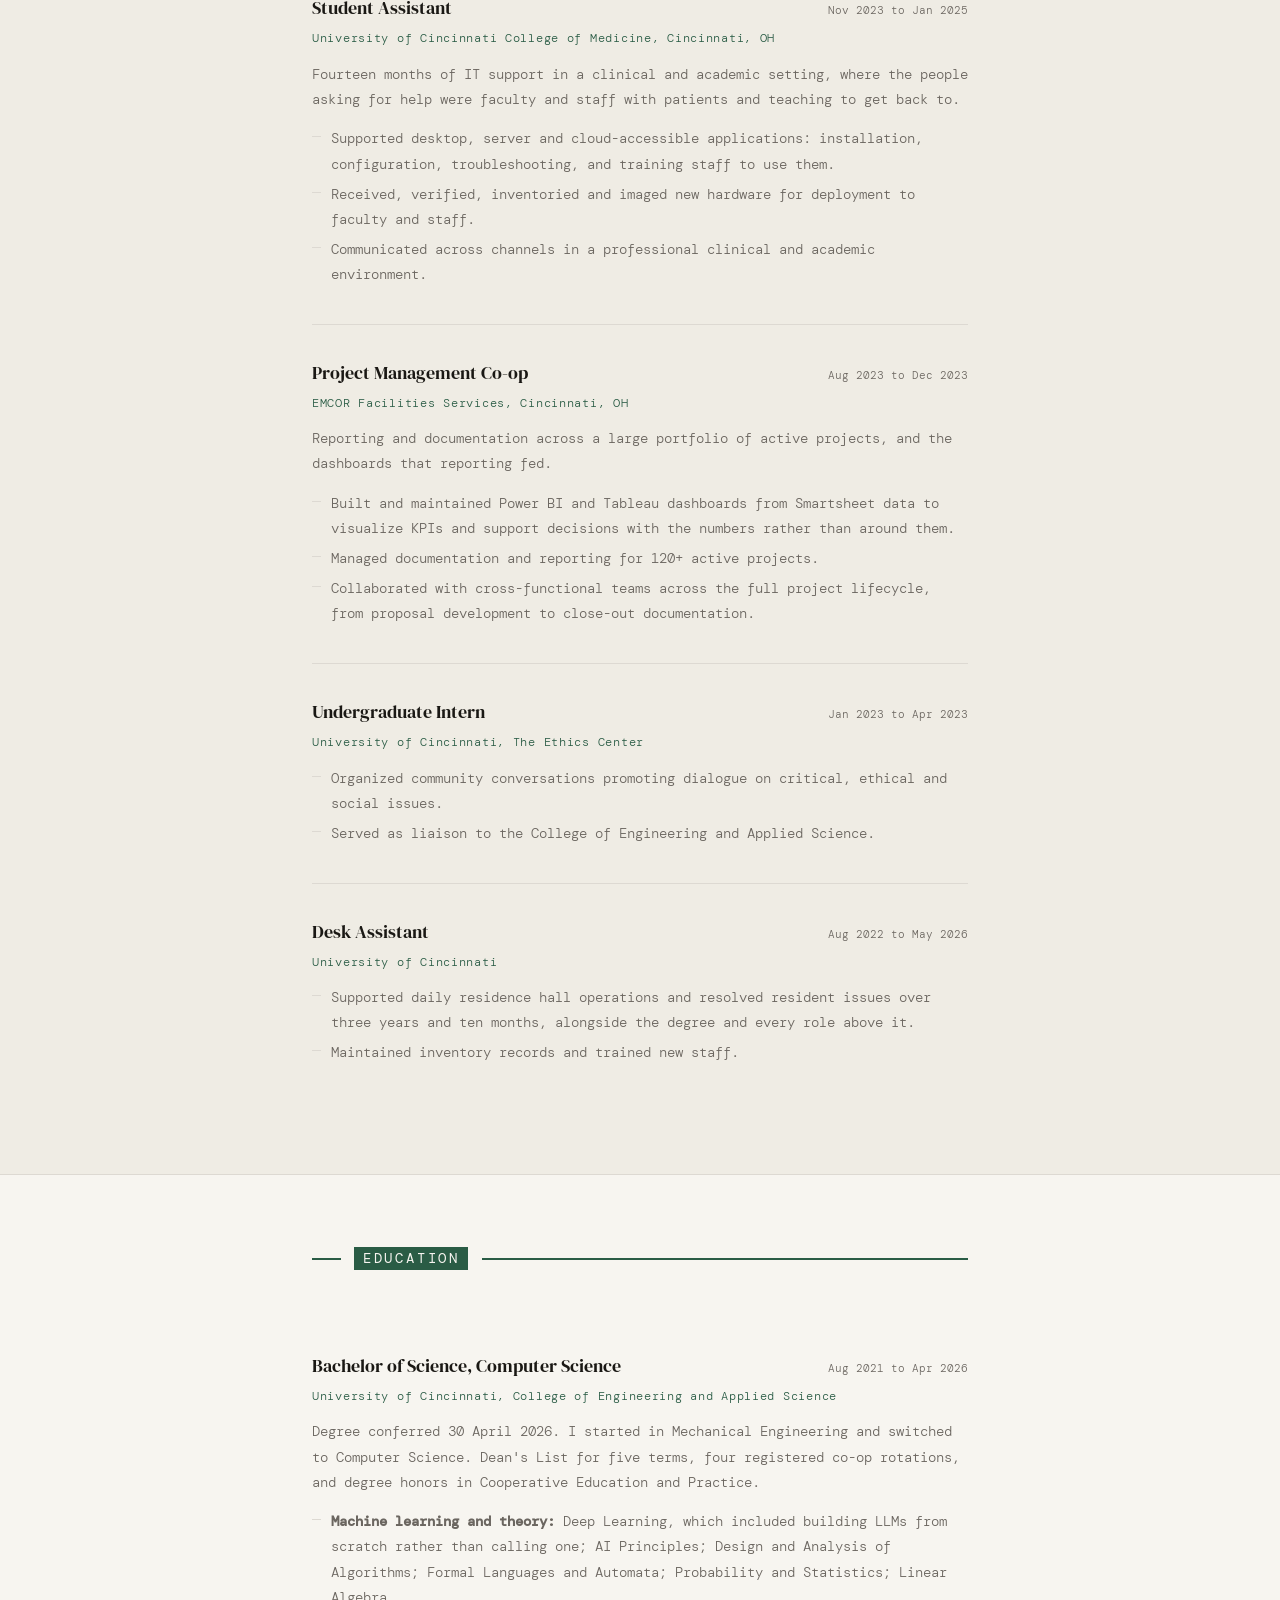
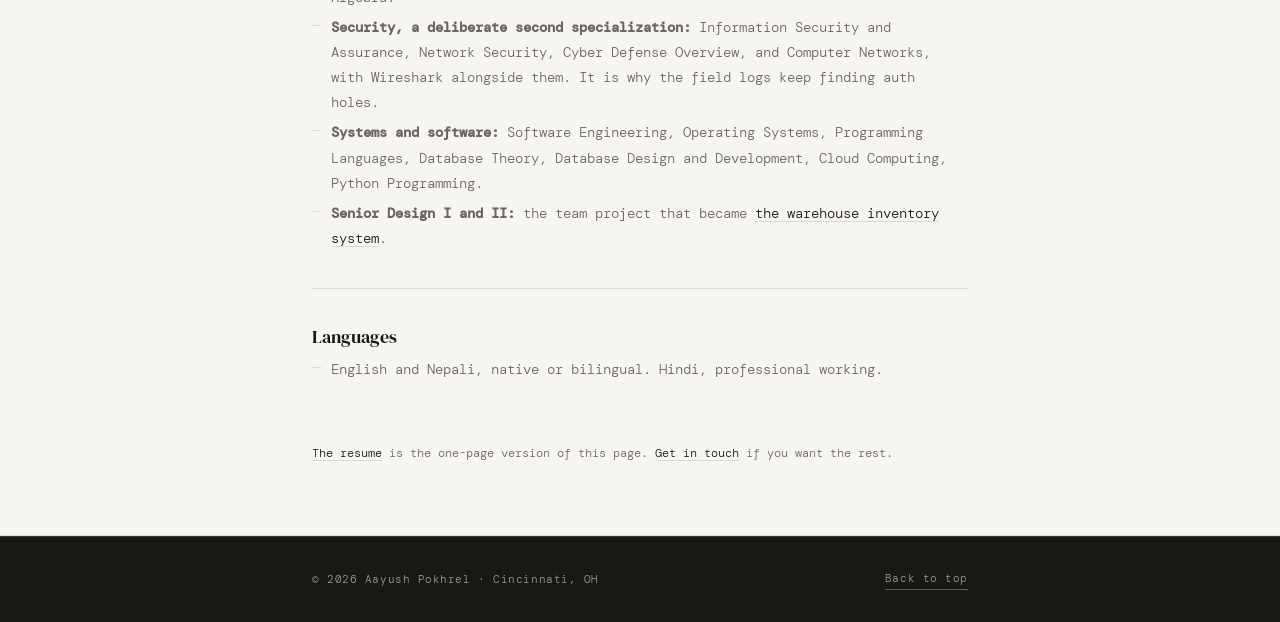
<file: experience.html>
<!DOCTYPE html>
<html lang="en">
<head>
  <meta charset="UTF-8" />
  <meta name="viewport" content="width=device-width, initial-scale=1.0, viewport-fit=cover"/>
  <title>Experience · Aayush Pokhrel</title>
  <meta name="description" content="Aayush Pokhrel's experience in full: founder and engineer of Enamel Vault LLC, autonomous systems research at the University of Dayton Research Institute, where a quantum simulation went from about 48 hours a run to five, and a project management co-op at EMCOR Facilities Services."/>
  <link rel="canonical" href="https://aayushpokhrel1.github.io/Portfolio/experience.html"/>

  <!-- Icons & browser chrome -->
  <link rel="icon" href="assets/favicon.svg" type="image/svg+xml"/>
  <meta name="theme-color" content="#1a1814"/>

  <!-- Open Graph (LinkedIn, Slack, Facebook, iMessage) -->
  <meta property="og:type" content="website"/>
  <meta property="og:url" content="https://aayushpokhrel1.github.io/Portfolio/experience.html"/>
  <meta property="og:title" content="Experience · Aayush Pokhrel"/>
  <meta property="og:description" content="Aayush Pokhrel's experience in full: founder and engineer of Enamel Vault LLC, autonomous systems research at the University of Dayton Research Institute, where a quantum simulation went from about 48 hours a run to five, and a project management co-op at EMCOR Facilities Services."/>
  <meta property="og:image" content="https://aayushpokhrel1.github.io/Portfolio/assets/og-image.png"/>
  <meta property="og:image:width" content="1200"/>
  <meta property="og:image:height" content="630"/>
  <meta property="og:image:alt" content="Aayush Pokhrel · CS & AI portfolio. Machine Learning, Data, Software. Open to full-time roles, Cincinnati, OH."/>
  <meta property="og:site_name" content="Aayush Pokhrel"/>

  <!-- Twitter / X card -->
  <meta name="twitter:card" content="summary_large_image"/>
  <meta name="twitter:title" content="Experience · Aayush Pokhrel"/>
  <meta name="twitter:description" content="Aayush Pokhrel's experience in full: founder and engineer of Enamel Vault LLC, autonomous systems research at the University of Dayton Research Institute, where a quantum simulation went from about 48 hours a run to five, and a project management co-op at EMCOR Facilities Services."/>
  <meta name="twitter:image" content="https://aayushpokhrel1.github.io/Portfolio/assets/og-image.png"/>

  <link href="https://fonts.googleapis.com/css2?family=DM+Serif+Display:ital@0;1&family=DM+Mono:wght@300;400;500&display=swap" rel="stylesheet"/>

  <script type="application/ld+json">
  {
    "@context": "https://schema.org",
    "@type": "Person",
    "name": "Aayush Pokhrel",
    "url": "https://aayushpokhrel1.github.io/Portfolio/",
    "jobTitle": "Machine Learning & Software Engineer",
    "email": "mailto:aayus.pok@gmail.com",
    "alumniOf": {
      "@type": "CollegeOrUniversity",
      "name": "University of Cincinnati"
    },
    "address": {
      "@type": "PostalAddress",
      "addressLocality": "Cincinnati",
      "addressRegion": "OH",
      "addressCountry": "US"
    },
    "knowsAbout": [
      "Machine Learning",
      "Data Engineering",
      "Autonomous Systems",
      "Computer Vision",
      "Software Engineering"
    ],
    "sameAs": [
      "https://www.linkedin.com/in/aayush-pokhrel-dev/",
      "https://github.com/aayushpokhrel1"
    ]
  }
  </script>
  <link rel="stylesheet" href="styles.css"/>
  <script>document.documentElement.classList.add('js');</script>
</head>
<body>

  <a class="skip-link" href="#experience">Skip to content</a>

  <div class="scroll-progress" id="scrollProgress" aria-hidden="true"></div>
  <nav>
    <div class="container">
      <a class="nav-logo" href="index.html" aria-label="Aayush Pokhrel, home">AP</a>
      <button class="nav-toggle" type="button" aria-expanded="false" aria-controls="nav-menu">Menu</button>
      <ul class="nav-links" id="nav-menu">
        <li><a href="index.html#about">About</a></li>
        <li><a href="experience.html" aria-current="page">Experience</a></li>
        <li><a href="work.html">Projects</a></li>
        <li><a href="notes.html">Notes</a></li>
        <li><a href="assets/Pokhrel_Aayush_Resume_2026.pdf" target="_blank" rel="noopener">Resume</a></li>
        <li><a href="index.html#contact">Contact</a></li>
      </ul>
    </div>
  </nav>
  <section id="experience">
    <div class="container fade-in">
      <h1 class="section-label"><span>Experience</span></h1>
      <p class="section-lead">
        Six roles between 2022 and 2026, the research and the company among them, and the
        degree they ran alongside.
      </p>

      <div class="exp">
        <div class="exp-header">
          <span class="exp-title">Founder &amp; Engineer</span>
          <span class="exp-date">Nov 2026 to present</span>
        </div>
        <p class="exp-company">Enamel Vault LLC, Cincinnati, OH</p>
        <p class="exp-body">
          The company I formed to own and run <a href="work.html#enamel-vault-recipes-for-families-and">Enamel Vault</a>,
          which I also build. It is pre-launch: both products are live and open to sign-up,
          and I have not started promoting them yet.
        </p>
        <ul class="exp-bullets">
          <li>Formed the LLC in Ohio in November 2026 and assigned the code to it, so the products belong to the company rather than to me personally.</li>
          <li>Run two products from one codebase: a family recipe vault at recipes.enamelvault.com and a dish sign-off app for restaurant groups at kitchen.enamelvault.com, plus the moderation console behind both.</li>
          <li>Moved the domain registration, the private repository and the app accounts under the company. Moving the repository stopped every deploy without raising an error, which <a href="notes.html#moving-the-repository-stopped-every-deploy">a field log</a> covers.</li>
          <li>Maintain the legal pages the company operates under: separate terms and privacy documents for each product, naming the LLC as operator, each with a route for copyright complaints.</li>
        </ul>
      </div>

      <div class="exp">
        <div class="exp-header">
          <span class="exp-title">Autonomous Systems Research Intern</span>
          <span class="exp-date">Jan 2025 to Aug 2025</span>
        </div>
        <p class="exp-company">University of Dayton Research Institute, Dayton, OH</p>
        <p class="exp-body">
          The question was whether DNA can hold and move information well enough to be a
          candidate for next-generation and quantum computing architectures, and how that
          compares with silicon. I modelled it in Python, solving the Schrödinger equation to
          quantify information storage and transfer against silicon systems.
        </p>
        <ul class="exp-bullets">
          <li>Researched DNA structure as a candidate for next-generation and quantum computing architectures, solving the Schrödinger equation in Python (NumPy and SciPy, QuTiP, Qiskit) to quantify information storage and transfer versus silicon systems.</li>
          <li>Cut simulation runtime by about 90%, from roughly 48 hours a run to five, across 100+ runs. Four changes did it: vectorizing the state updates so NumPy worked in batches, swapping in an integrator that stays stable at larger steps, moving the heavy linear algebra onto the GPU, and parallelizing across runs. A 100-run study was not viable at 48 hours each, which is what made the optimization the work rather than a detour.</li>
          <li>Built PyTorch surrogate models to approximate and optimize the quantum simulation dynamics, which removed the need to run the full solver for a parameter sweep at all.</li>
          <li>Applied MATLAB and Simulink to the modelling, simulation and testing of autonomous vehicles and control systems.</li>
        </ul>
        <p class="exp-after">
          <span class="exp-after-label">Since then</span>
          I have rebuilt and extended the work as three open-source repositories, each a tested
          codebase behind a manuscript: neural surrogates for DNA hole transport, a
          device-level comparison against resistive silicon memory, and a constraint-aware
          storage codec. The numbers are on
          <a href="work.html#dna-computing-and-storage-three-papers">the project entry</a>, and
          the mistake that cost me the most is in
          <a href="notes.html#a-benchmark-number-without-its-operating">a field log</a>.
        </p>
      </div>

      <div class="exp">
        <div class="exp-header">
          <span class="exp-title">Student Assistant</span>
          <span class="exp-date">Nov 2023 to Jan 2025</span>
        </div>
        <p class="exp-company">University of Cincinnati College of Medicine, Cincinnati, OH</p>
        <p class="exp-body">
          Fourteen months of IT support in a clinical and academic setting, where the people
          asking for help were faculty and staff with patients and teaching to get back to.
        </p>
        <ul class="exp-bullets">
          <li>Supported desktop, server and cloud-accessible applications: installation, configuration, troubleshooting, and training staff to use them.</li>
          <li>Received, verified, inventoried and imaged new hardware for deployment to faculty and staff.</li>
          <li>Communicated across channels in a professional clinical and academic environment.</li>
        </ul>
      </div>

      <div class="exp">
        <div class="exp-header">
          <span class="exp-title">Project Management Co-op</span>
          <span class="exp-date">Aug 2023 to Dec 2023</span>
        </div>
        <p class="exp-company">EMCOR Facilities Services, Cincinnati, OH</p>
        <p class="exp-body">
          Reporting and documentation across a large portfolio of active projects, and the
          dashboards that reporting fed.
        </p>
        <ul class="exp-bullets">
          <li>Built and maintained Power BI and Tableau dashboards from Smartsheet data to visualize KPIs and support decisions with the numbers rather than around them.</li>
          <li>Managed documentation and reporting for 120+ active projects.</li>
          <li>Collaborated with cross-functional teams across the full project lifecycle, from proposal development to close-out documentation.</li>
        </ul>
      </div>

      <div class="exp">
        <div class="exp-header">
          <span class="exp-title">Undergraduate Intern</span>
          <span class="exp-date">Jan 2023 to Apr 2023</span>
        </div>
        <p class="exp-company">University of Cincinnati, The Ethics Center</p>
        <ul class="exp-bullets">
          <li>Organized community conversations promoting dialogue on critical, ethical and social issues.</li>
          <li>Served as liaison to the College of Engineering and Applied Science.</li>
        </ul>
      </div>

      <div class="exp">
        <div class="exp-header">
          <span class="exp-title">Desk Assistant</span>
          <span class="exp-date">Aug 2022 to May 2026</span>
        </div>
        <p class="exp-company">University of Cincinnati</p>
        <ul class="exp-bullets">
          <li>Supported daily residence hall operations and resolved resident issues over three years and ten months, alongside the degree and every role above it.</li>
          <li>Maintained inventory records and trained new staff.</li>
        </ul>
      </div>

    </div>
  </section>

  <section id="education">
    <div class="container fade-in">
      <h2 class="section-label"><span>Education</span></h2>

      <div class="exp">
        <div class="exp-header">
          <span class="exp-title">Bachelor of Science, Computer Science</span>
          <span class="exp-date">Aug 2021 to Apr 2026</span>
        </div>
        <p class="exp-company">University of Cincinnati, College of Engineering and Applied Science</p>
        <p class="exp-body">
          Degree conferred 30 April 2026. I started in Mechanical Engineering and switched to
          Computer Science. Dean's List for five terms, four registered co-op rotations, and
          degree honors in Cooperative Education and Practice.
        </p>
        <ul class="exp-bullets">
          <li><strong>Machine learning and theory:</strong> Deep Learning, which included building LLMs from scratch rather than calling one; AI Principles; Design and Analysis of Algorithms; Formal Languages and Automata; Probability and Statistics; Linear Algebra.</li>
          <li><strong>Security, a deliberate second specialization:</strong> Information Security and Assurance, Network Security, Cyber Defense Overview, and Computer Networks, with Wireshark alongside them. It is why the field logs keep finding auth holes.</li>
          <li><strong>Systems and software:</strong> Software Engineering, Operating Systems, Programming Languages, Database Theory, Database Design and Development, Cloud Computing, Python Programming.</li>
          <li><strong>Senior Design I and II:</strong> the team project that became <a href="work.html#ai-inventory-management-system">the warehouse inventory system</a>.</li>
        </ul>
      </div>

      <div class="exp">
        <div class="exp-header">
          <span class="exp-title">Languages</span>
        </div>
        <ul class="exp-bullets">
          <li>English and Nepali, native or bilingual. Hindi, professional working.</li>
        </ul>
      </div>

      <p class="exp-more">
        <a href="assets/Pokhrel_Aayush_Resume_2026.pdf" target="_blank" rel="noopener">The resume</a>
        is the one-page version of this page.
        <a href="index.html#contact">Get in touch</a> if you want the rest.
      </p>
    </div>
  </section>

  <footer>
    <div class="container">
      <span>© 2026 Aayush Pokhrel · Cincinnati, OH</span>
      <a class="footer-link" href="#hero">Back to top</a>
    </div>
  </footer>

  <div class="lightbox" id="lightbox" role="dialog" aria-modal="true" aria-label="Enlarged project image" aria-hidden="true">
    <button class="lightbox-close" type="button" aria-label="Close enlarged image">Close</button>
    <img src="[data-uri]" alt=""/>
  </div>

  <script src="site.js"></script>
  <script defer src="https://cloud.umami.is/script.js" data-website-id="9f197a0c-7d25-4559-93ac-2104de43bb57"></script>

</body>
</html>
</file>
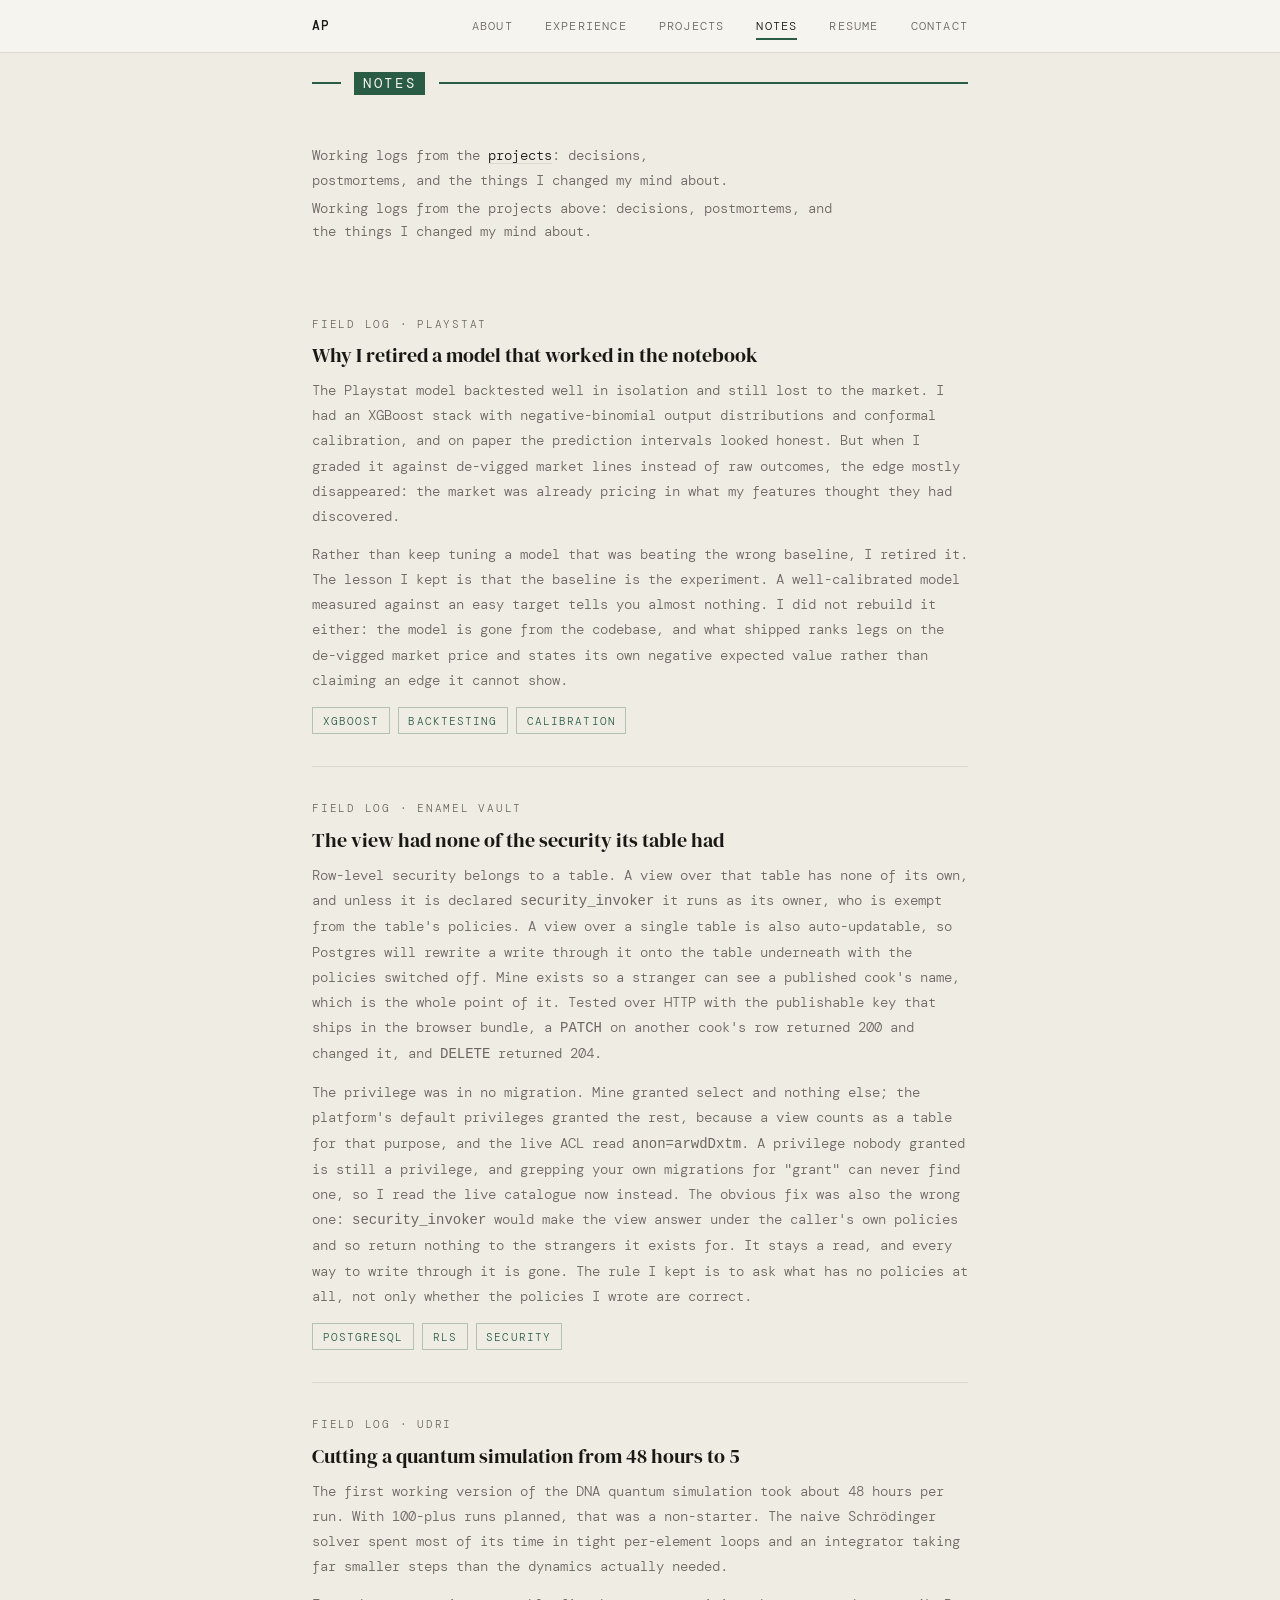
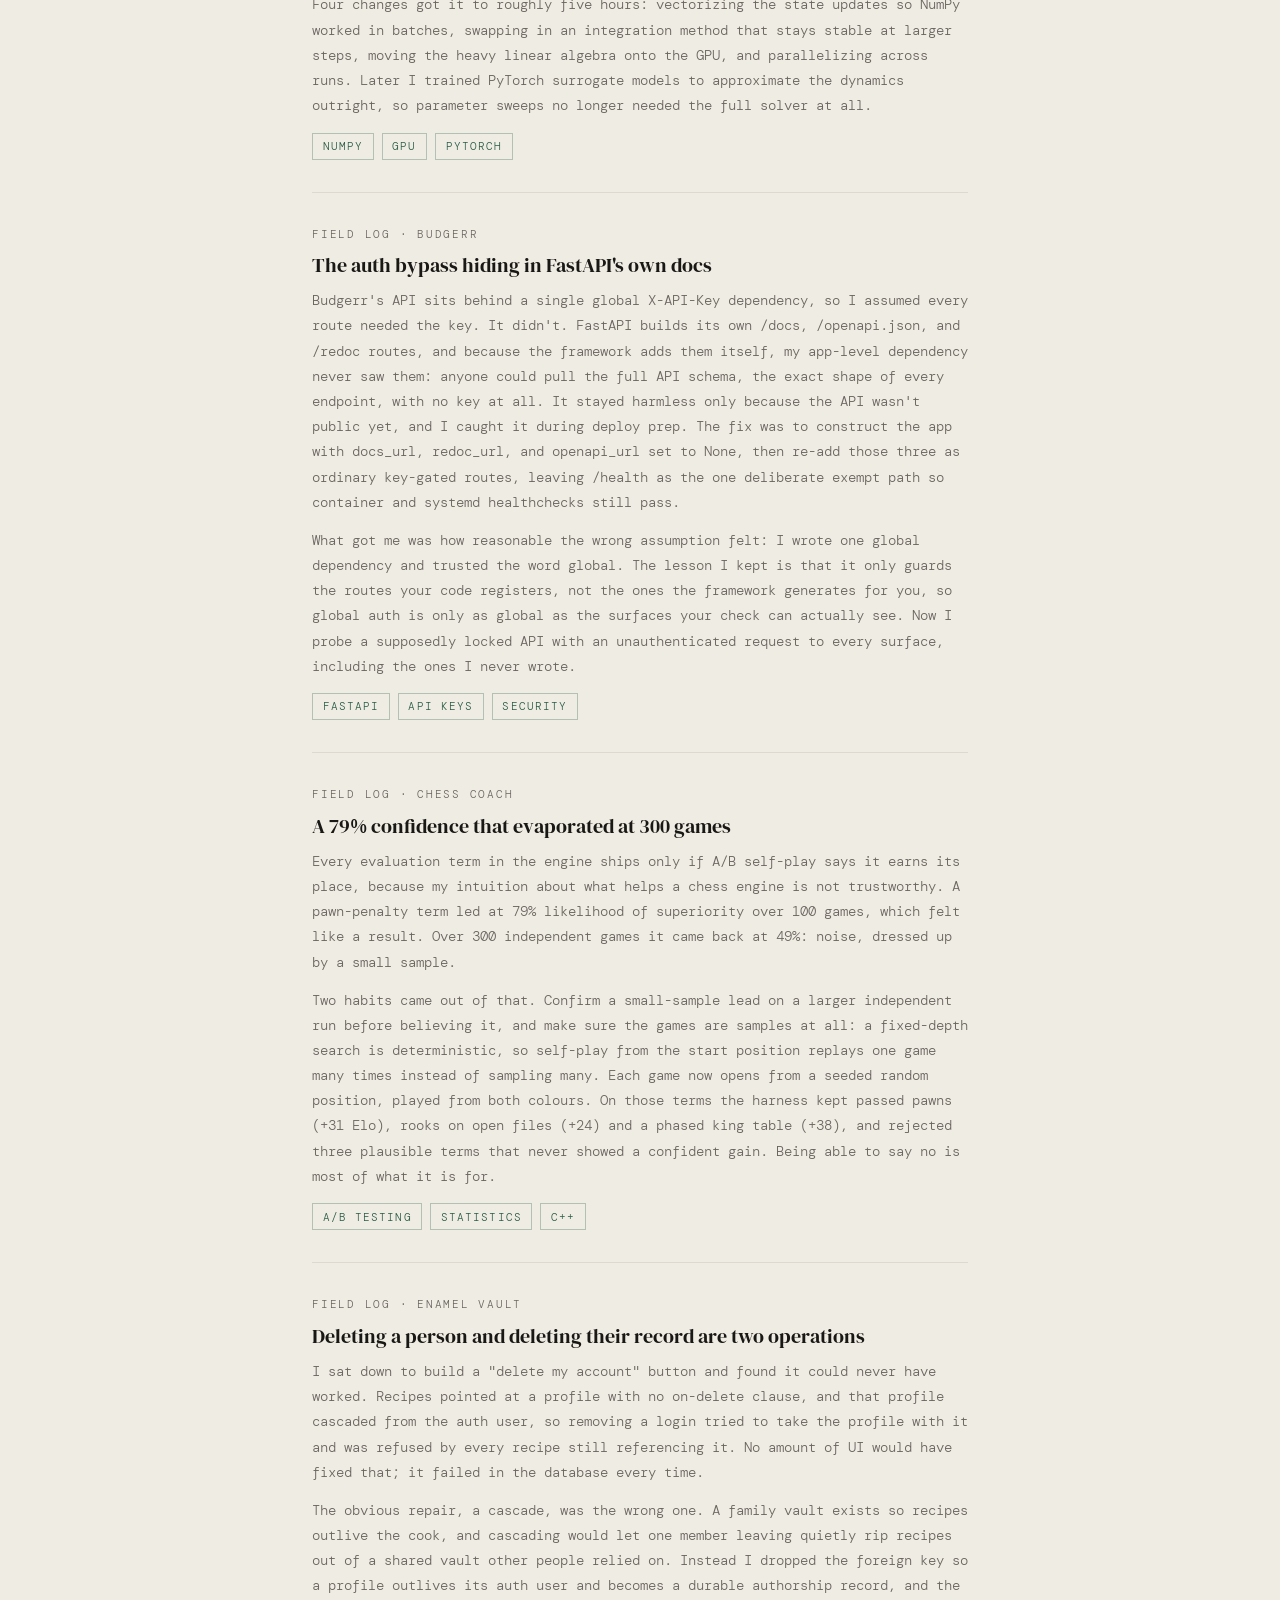
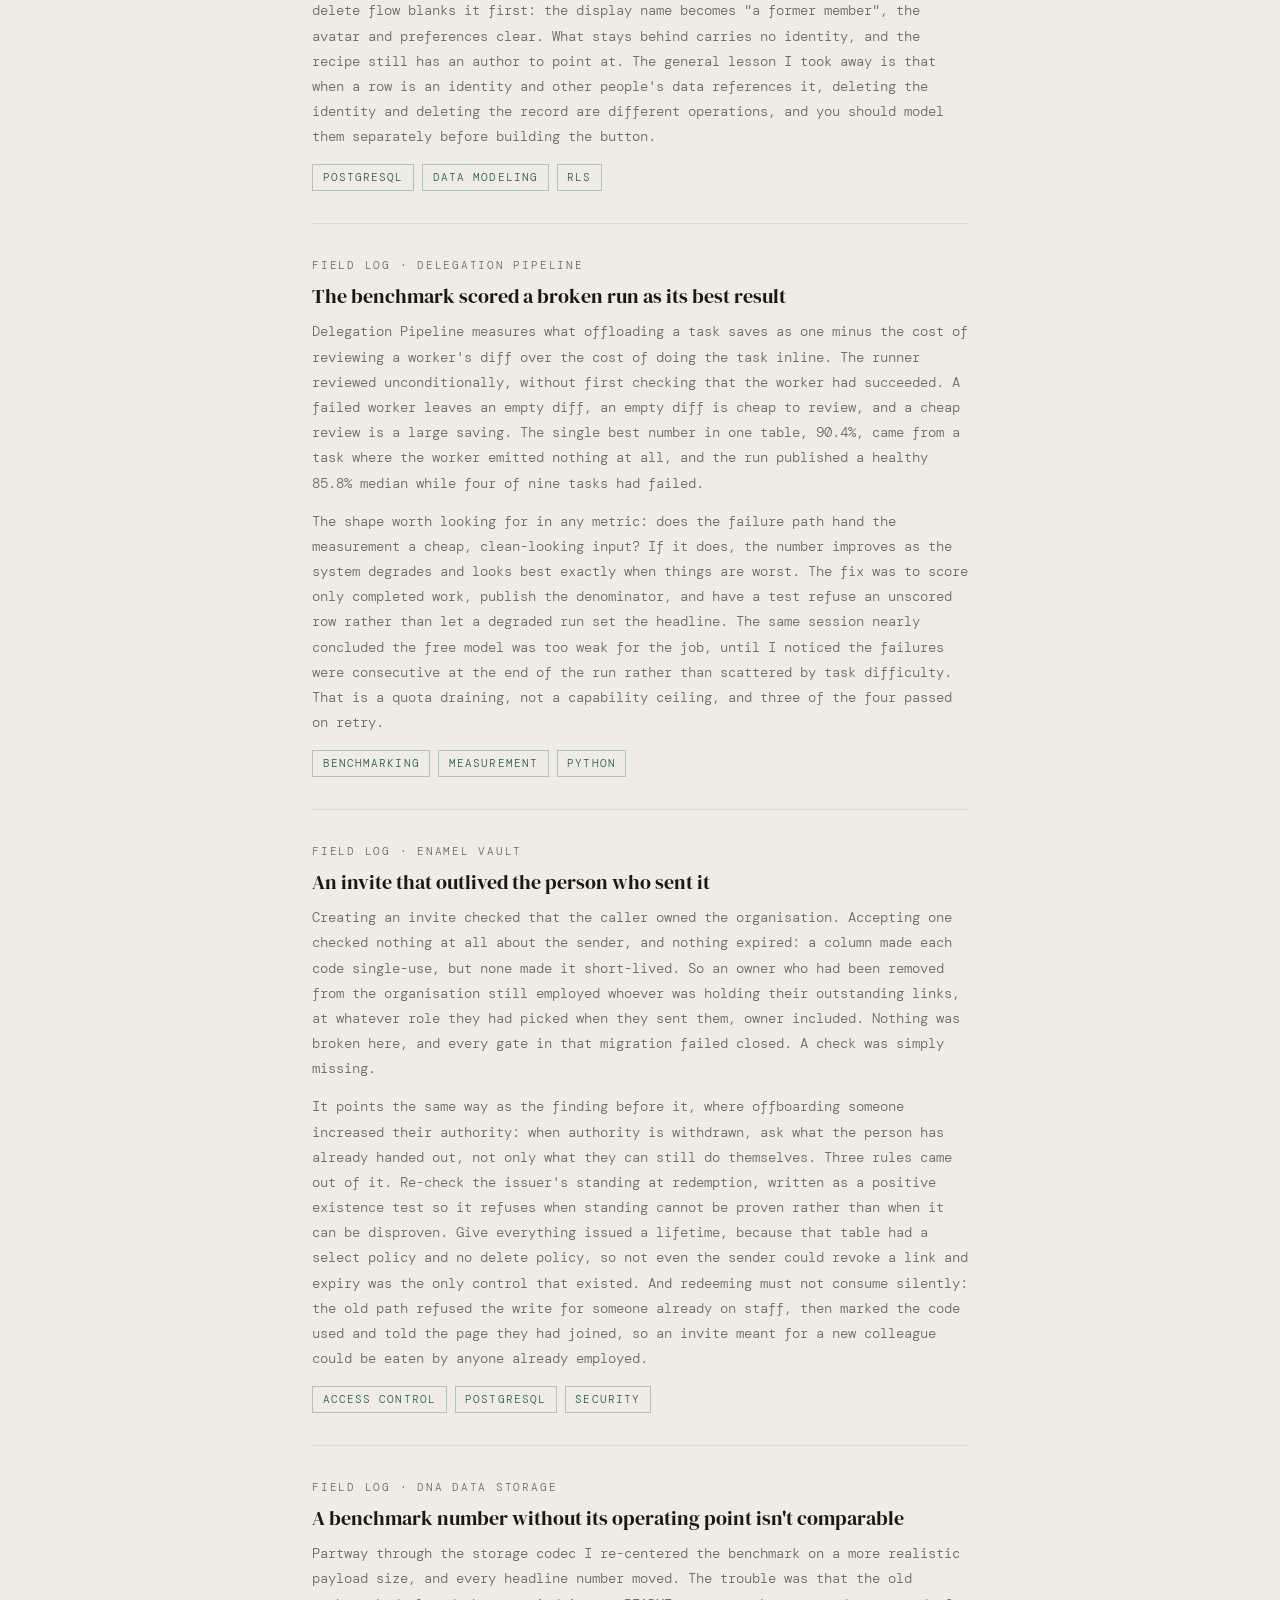
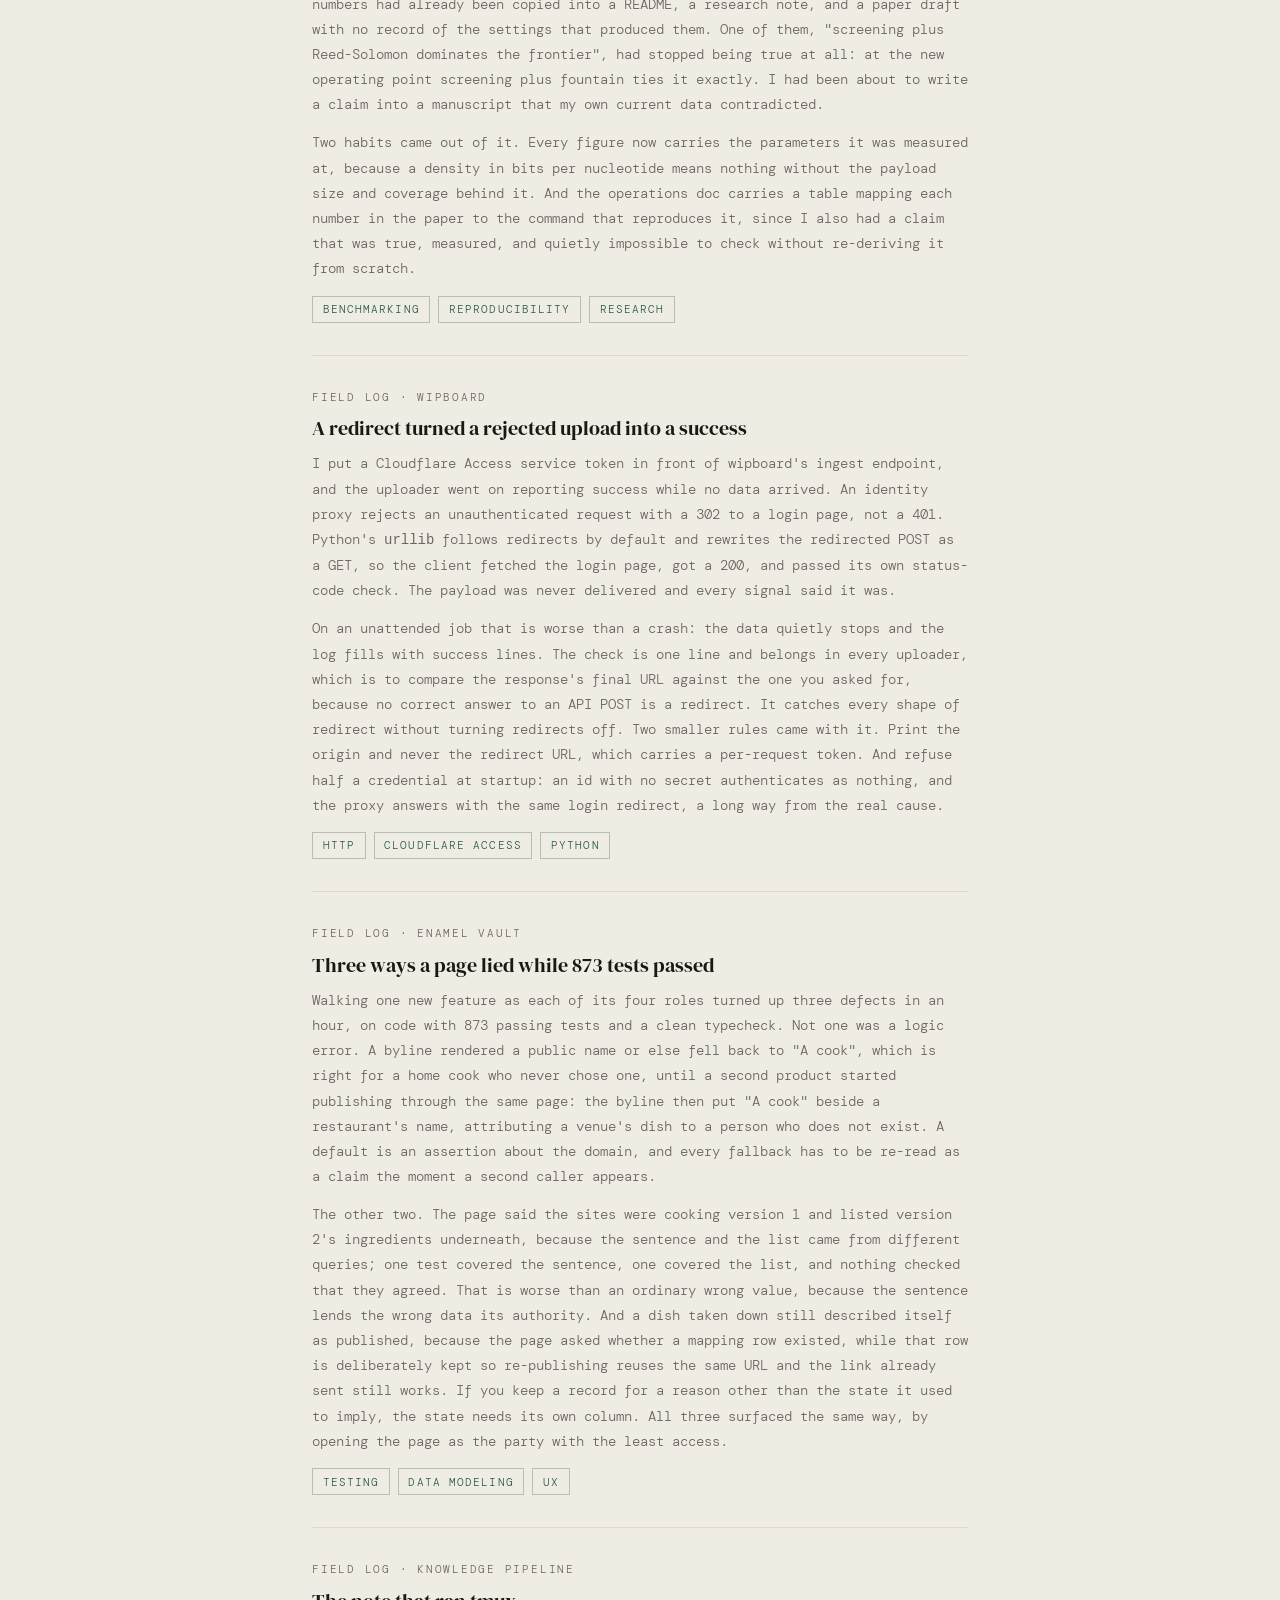
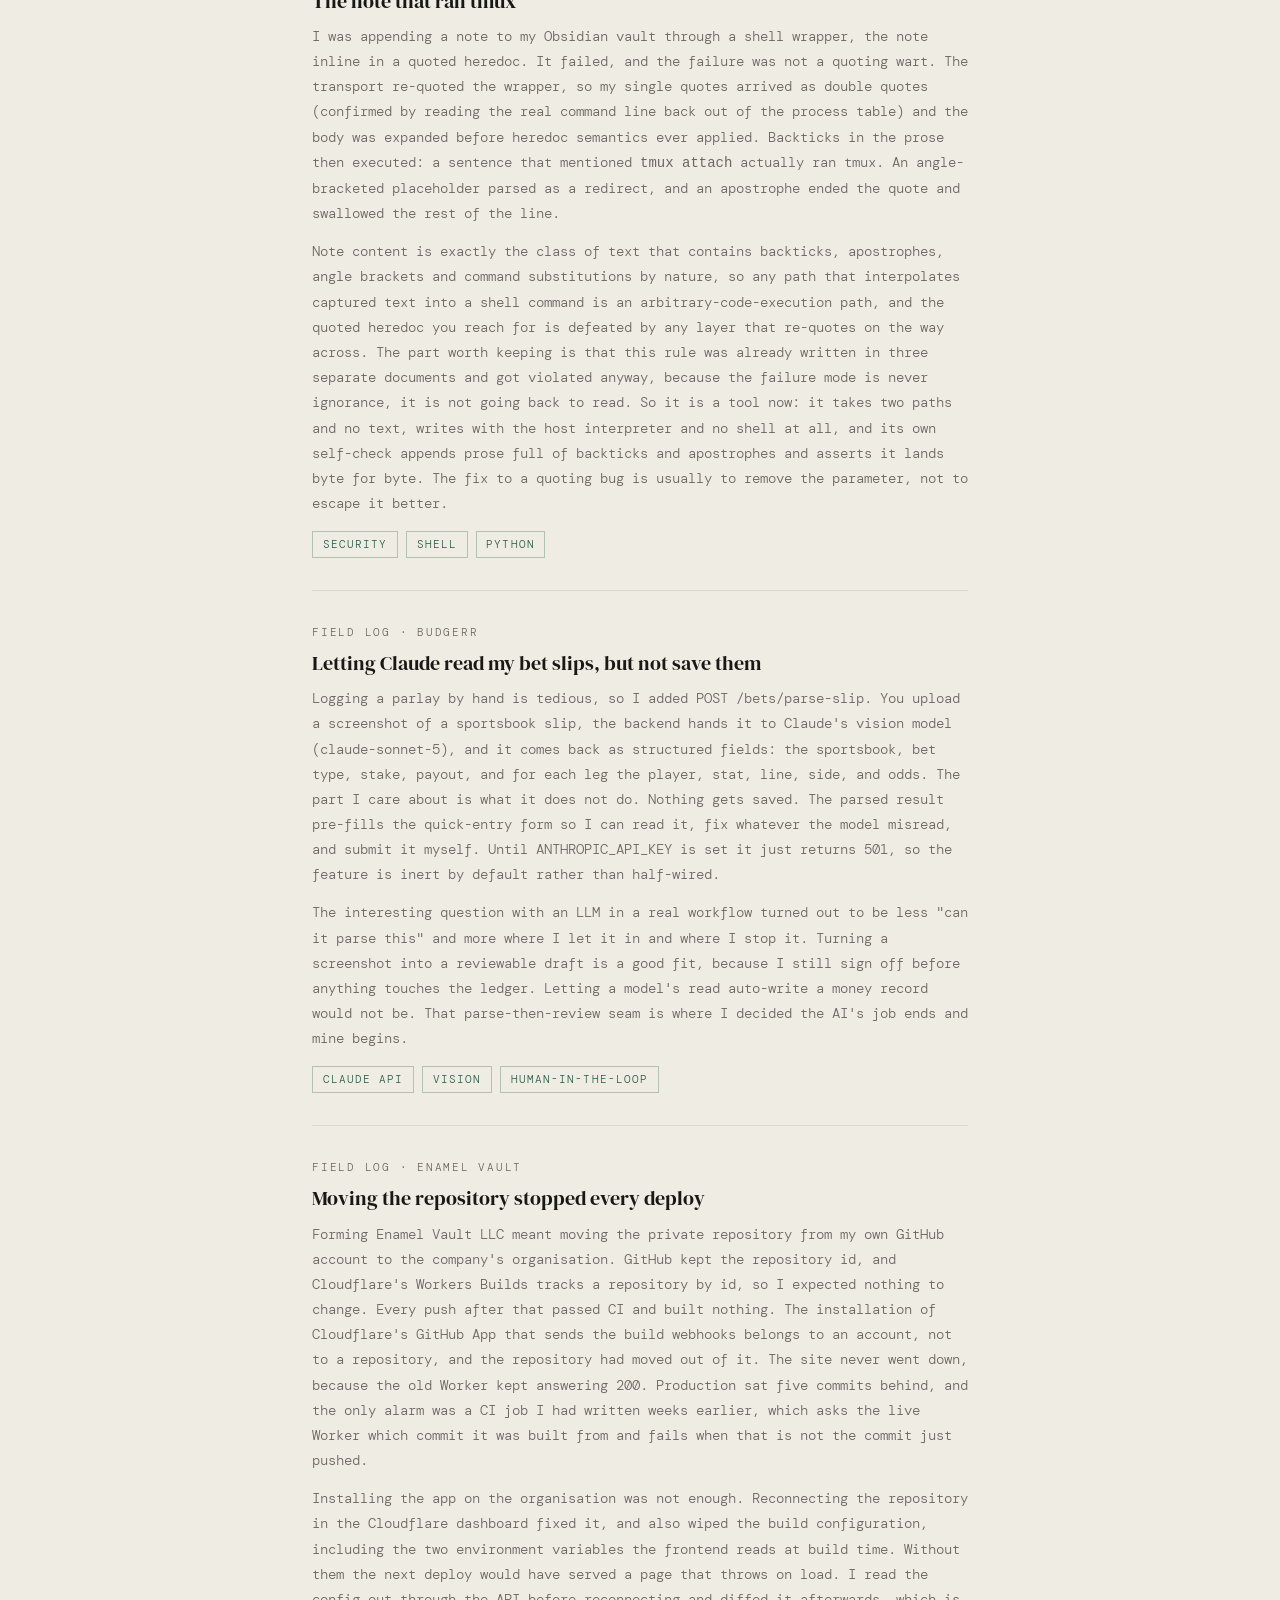
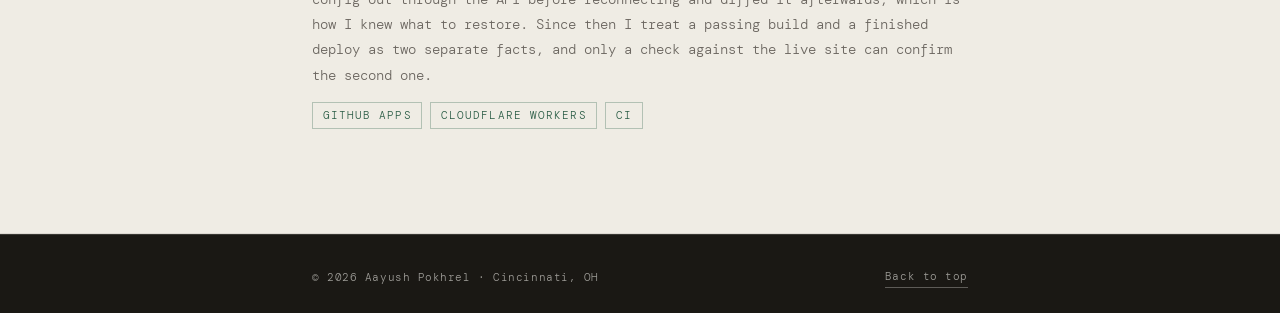
<file: notes.html>
<!DOCTYPE html>
<html lang="en">
<head>
  <meta charset="UTF-8" />
  <meta name="viewport" content="width=device-width, initial-scale=1.0, viewport-fit=cover"/>
  <title>Field logs · Aayush Pokhrel</title>
  <meta name="description" content="Fourteen field logs by Aayush Pokhrel: a retired model that beat the wrong baseline, a view with none of its table's row-level security, a benchmark that scored its own failures as its best result, and more."/>
  <link rel="canonical" href="https://aayushpokhrel1.github.io/Portfolio/notes.html"/>

  <!-- Icons & browser chrome -->
  <link rel="icon" href="assets/favicon.svg" type="image/svg+xml"/>
  <meta name="theme-color" content="#1a1814"/>

  <!-- Open Graph (LinkedIn, Slack, Facebook, iMessage) -->
  <meta property="og:type" content="website"/>
  <meta property="og:url" content="https://aayushpokhrel1.github.io/Portfolio/notes.html"/>
  <meta property="og:title" content="Field logs · Aayush Pokhrel"/>
  <meta property="og:description" content="Fourteen field logs by Aayush Pokhrel: a retired model that beat the wrong baseline, a view with none of its table's row-level security, a benchmark that scored its own failures as its best result, and more."/>
  <meta property="og:image" content="https://aayushpokhrel1.github.io/Portfolio/assets/og-image.png"/>
  <meta property="og:image:width" content="1200"/>
  <meta property="og:image:height" content="630"/>
  <meta property="og:image:alt" content="Aayush Pokhrel · CS & AI portfolio. Machine Learning, Data, Software. Open to full-time roles, Cincinnati, OH."/>
  <meta property="og:site_name" content="Aayush Pokhrel"/>

  <!-- Twitter / X card -->
  <meta name="twitter:card" content="summary_large_image"/>
  <meta name="twitter:title" content="Field logs · Aayush Pokhrel"/>
  <meta name="twitter:description" content="Fourteen field logs by Aayush Pokhrel: a retired model that beat the wrong baseline, a view with none of its table's row-level security, a benchmark that scored its own failures as its best result, and more."/>
  <meta name="twitter:image" content="https://aayushpokhrel1.github.io/Portfolio/assets/og-image.png"/>

  <link href="https://fonts.googleapis.com/css2?family=DM+Serif+Display:ital@0;1&family=DM+Mono:wght@300;400;500&display=swap" rel="stylesheet"/>

  <script type="application/ld+json">
  {
    "@context": "https://schema.org",
    "@type": "Person",
    "name": "Aayush Pokhrel",
    "url": "https://aayushpokhrel1.github.io/Portfolio/",
    "jobTitle": "Machine Learning & Software Engineer",
    "email": "mailto:aayus.pok@gmail.com",
    "alumniOf": {
      "@type": "CollegeOrUniversity",
      "name": "University of Cincinnati"
    },
    "address": {
      "@type": "PostalAddress",
      "addressLocality": "Cincinnati",
      "addressRegion": "OH",
      "addressCountry": "US"
    },
    "knowsAbout": [
      "Machine Learning",
      "Data Engineering",
      "Autonomous Systems",
      "Computer Vision",
      "Software Engineering"
    ],
    "sameAs": [
      "https://www.linkedin.com/in/aayush-pokhrel-dev/",
      "https://github.com/aayushpokhrel1"
    ]
  }
  </script>
  <link rel="stylesheet" href="styles.css"/>
  <script>document.documentElement.classList.add('js');</script>
</head>
<body>

  <a class="skip-link" href="#notes">Skip to content</a>

  <div class="scroll-progress" id="scrollProgress" aria-hidden="true"></div>
  <nav>
    <div class="container">
      <a class="nav-logo" href="index.html" aria-label="Aayush Pokhrel, home">AP</a>
      <button class="nav-toggle" type="button" aria-expanded="false" aria-controls="nav-menu">Menu</button>
      <ul class="nav-links" id="nav-menu">
        <li><a href="index.html#about">About</a></li>
        <li><a href="experience.html">Experience</a></li>
        <li><a href="work.html">Projects</a></li>
        <li><a href="notes.html" aria-current="page">Notes</a></li>
        <li><a href="assets/Pokhrel_Aayush_Resume_2026.pdf" target="_blank" rel="noopener">Resume</a></li>
        <li><a href="index.html#contact">Contact</a></li>
      </ul>
    </div>
  </nav>
  <section id="notes">
    <div class="container fade-in">
      <h1 class="section-label"><span>Notes</span></h1>
      <p class="section-lead">
        Working logs from the <a href="work.html">projects</a>: decisions, postmortems, and
        the things I changed my mind about.
      </p>
      <p class="notes-intro">
        Working logs from the projects above: decisions, postmortems, and the
        things I changed my mind about.
      </p>

      <article class="note" id="why-i-retired-a-model-that">
        <div class="note-meta">
          <span>Field log · Playstat</span>
        </div>
        <h3 class="note-title">Why I retired a model that worked in the notebook</h3>
        <div class="note-body">
          <p>
            The Playstat model backtested well in isolation and still lost to the
            market. I had an XGBoost stack with negative-binomial output
            distributions and conformal calibration, and on paper the prediction
            intervals looked honest. But when I graded it against de-vigged market
            lines instead of raw outcomes, the edge mostly disappeared: the market
            was already pricing in what my features thought they had discovered.
          </p>
          <p>
            Rather than keep tuning a model that was beating the wrong baseline, I
            retired it. The lesson I kept is that the baseline is the experiment. A
            well-calibrated model measured against an easy target tells you almost
            nothing. I did not rebuild it either: the model is gone from the codebase,
            and what shipped ranks legs on the de-vigged market price and states its own
            negative expected value rather than claiming an edge it cannot show.
          </p>
        </div>
        <div class="note-tags">
          <span>XGBoost</span><span>Backtesting</span><span>Calibration</span>
        </div>
      </article>
      <article class="note" id="the-view-had-none-of-the">
        <div class="note-meta">
          <span>Field log · Enamel Vault</span>
        </div>
        <h3 class="note-title">The view had none of the security its table had</h3>
        <div class="note-body">
          <p>
            Row-level security belongs to a table. A view over that table has none of its
            own, and unless it is declared <code>security_invoker</code> it runs as its
            owner, who is exempt from the table's policies. A view over a single table is
            also auto-updatable, so Postgres will rewrite a write through it onto the table
            underneath with the policies switched off. Mine exists so a stranger can see a
            published cook's name, which is the whole point of it. Tested over HTTP with the
            publishable key that ships in the browser bundle, a <code>PATCH</code> on
            another cook's row returned 200 and changed it, and <code>DELETE</code> returned
            204.
          </p>
          <p>
            The privilege was in no migration. Mine granted select and nothing else; the
            platform's default privileges granted the rest, because a view counts as a table
            for that purpose, and the live ACL read <code>anon=arwdDxtm</code>. A privilege
            nobody granted is still a privilege, and grepping your own migrations for
            "grant" can never find one, so I read the live catalogue now instead. The
            obvious fix was also the wrong one: <code>security_invoker</code> would make the
            view answer under the caller's own policies and so return nothing to the
            strangers it exists for. It stays a read, and every way to write through it is
            gone. The rule I kept is to ask what has no policies at all, not only whether
            the policies I wrote are correct.
          </p>
        </div>
        <div class="note-tags">
          <span>PostgreSQL</span><span>RLS</span><span>Security</span>
        </div>
      </article>
      <article class="note" id="cutting-a-quantum-simulation-from-48">
        <div class="note-meta">
          <span>Field log · UDRI</span>
        </div>
        <h3 class="note-title">Cutting a quantum simulation from 48 hours to 5</h3>
        <div class="note-body">
          <p>
            The first working version of the DNA quantum simulation took about 48
            hours per run. With 100-plus runs planned, that was a non-starter. The
            naive Schrödinger solver spent most of its time in tight per-element
            loops and an integrator taking far smaller steps than the dynamics
            actually needed.
          </p>
          <p>
            Four changes got it to roughly five hours: vectorizing the state updates
            so NumPy worked in batches, swapping in an integration method that stays
            stable at larger steps, moving the heavy linear algebra onto the GPU, and
            parallelizing across runs. Later I trained PyTorch surrogate models to
            approximate the dynamics outright, so parameter sweeps no longer needed
            the full solver at all.
          </p>
        </div>
        <div class="note-tags">
          <span>NumPy</span><span>GPU</span><span>PyTorch</span>
        </div>
      </article>
      <article class="note" id="the-auth-bypass-hiding-in-fastapi">
        <div class="note-meta">
          <span>Field log · Budgerr</span>
        </div>
        <h3 class="note-title">The auth bypass hiding in FastAPI's own docs</h3>
        <div class="note-body">
          <p>
            Budgerr's API sits behind a single global X-API-Key dependency, so I
            assumed every route needed the key. It didn't. FastAPI builds its own
            /docs, /openapi.json, and /redoc routes, and because the framework adds
            them itself, my app-level dependency never saw them: anyone could pull
            the full API schema, the exact shape of every endpoint, with no key at
            all. It stayed harmless only because the API wasn't public yet, and I
            caught it during deploy prep. The fix was to construct the app with
            docs_url, redoc_url, and openapi_url set to None, then re-add those three
            as ordinary key-gated routes, leaving /health as the one deliberate
            exempt path so container and systemd healthchecks still pass.
          </p>
          <p>
            What got me was how reasonable the wrong assumption felt: I wrote one
            global dependency and trusted the word global. The lesson I kept is that
            it only guards the routes your code registers, not the ones the framework
            generates for you, so global auth is only as global as the surfaces your
            check can actually see. Now I probe a supposedly locked API with an
            unauthenticated request to every surface, including the ones I never wrote.
          </p>
        </div>
        <div class="note-tags">
          <span>FastAPI</span><span>API Keys</span><span>Security</span>
        </div>
      </article>
      <article class="note" id="a-79-confidence-that-evaporated-at">
        <div class="note-meta">
          <span>Field log · Chess Coach</span>
        </div>
        <h3 class="note-title">A 79% confidence that evaporated at 300 games</h3>
        <div class="note-body">
          <p>
            Every evaluation term in the engine ships only if A/B self-play says it earns
            its place, because my intuition about what helps a chess engine is not
            trustworthy. A pawn-penalty term led at 79% likelihood of superiority over 100
            games, which felt like a result. Over 300 independent games it came back at
            49%: noise, dressed up by a small sample.
          </p>
          <p>
            Two habits came out of that. Confirm a small-sample lead on a larger
            independent run before believing it, and make sure the games are samples at
            all: a fixed-depth search is deterministic, so self-play from the start
            position replays one game many times instead of sampling many. Each game now
            opens from a seeded random position, played from both colours. On those terms
            the harness kept passed pawns (+31 Elo), rooks on open files (+24) and a
            phased king table (+38), and rejected three plausible terms that never showed
            a confident gain. Being able to say no is most of what it is for.
          </p>
        </div>
        <div class="note-tags">
          <span>A/B Testing</span><span>Statistics</span><span>C++</span>
        </div>
      </article>
      <article class="note" id="deleting-a-person-and-deleting-their">
        <div class="note-meta">
          <span>Field log · Enamel Vault</span>
        </div>
        <h3 class="note-title">Deleting a person and deleting their record are two operations</h3>
        <div class="note-body">
          <p>
            I sat down to build a "delete my account" button and found it could never have
            worked. Recipes pointed at a profile with no on-delete clause, and that profile
            cascaded from the auth user, so removing a login tried to take the profile with it
            and was refused by every recipe still referencing it. No amount of UI would have
            fixed that; it failed in the database every time.
          </p>
          <p>
            The obvious repair, a cascade, was the wrong one. A family vault exists so recipes
            outlive the cook, and cascading would let one member leaving quietly rip recipes
            out of a shared vault other people relied on. Instead I dropped the foreign key so
            a profile outlives its auth user and becomes a durable authorship record, and the
            delete flow blanks it first: the display name becomes "a former member", the avatar
            and preferences clear. What stays behind carries no identity, and the recipe still
            has an author to point at. The general lesson I took away is that when a row is an
            identity and other people's data references it, deleting the identity and deleting
            the record are different operations, and you should model them separately before
            building the button.
          </p>
        </div>
        <div class="note-tags">
          <span>PostgreSQL</span><span>Data Modeling</span><span>RLS</span>
        </div>
      </article>
      <article class="note" id="the-benchmark-scored-a-broken-run">
        <div class="note-meta">
          <span>Field log · Delegation Pipeline</span>
        </div>
        <h3 class="note-title">The benchmark scored a broken run as its best result</h3>
        <div class="note-body">
          <p>
            Delegation Pipeline measures what offloading a task saves as one minus the cost
            of reviewing a worker's diff over the cost of doing the task inline. The runner
            reviewed unconditionally, without first checking that the worker had succeeded.
            A failed worker leaves an empty diff, an empty diff is cheap to review, and a
            cheap review is a large saving. The single best number in one table, 90.4%, came
            from a task where the worker emitted nothing at all, and the run published a
            healthy 85.8% median while four of nine tasks had failed.
          </p>
          <p>
            The shape worth looking for in any metric: does the failure path hand the
            measurement a cheap, clean-looking input? If it does, the number improves as the
            system degrades and looks best exactly when things are worst. The fix was to
            score only completed work, publish the denominator, and have a test refuse an
            unscored row rather than let a degraded run set the headline. The same session
            nearly concluded the free model was too weak for the job, until I noticed the
            failures were consecutive at the end of the run rather than scattered by task
            difficulty. That is a quota draining, not a capability ceiling, and three of the
            four passed on retry.
          </p>
        </div>
        <div class="note-tags">
          <span>Benchmarking</span><span>Measurement</span><span>Python</span>
        </div>
      </article>
      <article class="note" id="an-invite-that-outlived-the-person">
        <div class="note-meta">
          <span>Field log · Enamel Vault</span>
        </div>
        <h3 class="note-title">An invite that outlived the person who sent it</h3>
        <div class="note-body">
          <p>
            Creating an invite checked that the caller owned the organisation. Accepting one
            checked nothing at all about the sender, and nothing expired: a column made each
            code single-use, but none made it short-lived. So an owner who had been removed
            from the organisation still employed whoever was holding their outstanding
            links, at whatever role they had picked when they sent them, owner included.
            Nothing was broken here, and every gate in that migration failed closed. A check
            was simply missing.
          </p>
          <p>
            It points the same way as the finding before it, where offboarding someone
            increased their authority: when authority is withdrawn, ask what the person has
            already handed out, not only what they can still do themselves. Three rules came
            out of it. Re-check the issuer's standing at redemption, written as a positive
            existence test so it refuses when standing cannot be proven rather than when it
            can be disproven. Give everything issued a lifetime, because that table had a
            select policy and no delete policy, so not even the sender could revoke a link
            and expiry was the only control that existed. And redeeming must not consume
            silently: the old path refused the write for someone already on staff, then
            marked the code used and told the page they had joined, so an invite meant for a
            new colleague could be eaten by anyone already employed.
          </p>
        </div>
        <div class="note-tags">
          <span>Access Control</span><span>PostgreSQL</span><span>Security</span>
        </div>
      </article>
      <article class="note" id="a-benchmark-number-without-its-operating">
        <div class="note-meta">
          <span>Field log · DNA data storage</span>
        </div>
        <h3 class="note-title">A benchmark number without its operating point isn't comparable</h3>
        <div class="note-body">
          <p>
            Partway through the storage codec I re-centered the benchmark on a more realistic
            payload size, and every headline number moved. The trouble was that the old numbers
            had already been copied into a README, a research note, and a paper draft with no
            record of the settings that produced them. One of them, "screening plus Reed-Solomon
            dominates the frontier", had stopped being true at all: at the new operating point
            screening plus fountain ties it exactly. I had been about to write a claim into a
            manuscript that my own current data contradicted.
          </p>
          <p>
            Two habits came out of it. Every figure now carries the parameters it was measured
            at, because a density in bits per nucleotide means nothing without the payload size
            and coverage behind it. And the operations doc carries a table mapping each number
            in the paper to the command that reproduces it, since I also had a claim that was
            true, measured, and quietly impossible to check without re-deriving it from scratch.
          </p>
        </div>
        <div class="note-tags">
          <span>Benchmarking</span><span>Reproducibility</span><span>Research</span>
        </div>
      </article>
      <article class="note" id="a-redirect-turned-a-rejected-upload">
        <div class="note-meta">
          <span>Field log · wipboard</span>
        </div>
        <h3 class="note-title">A redirect turned a rejected upload into a success</h3>
        <div class="note-body">
          <p>
            I put a Cloudflare Access service token in front of wipboard's ingest endpoint,
            and the uploader went on reporting success while no data arrived. An identity
            proxy rejects an unauthenticated request with a 302 to a login page, not a 401.
            Python's <code>urllib</code> follows redirects by default and rewrites the
            redirected POST as a GET, so the client fetched the login page, got a 200, and
            passed its own status-code check. The payload was never delivered and every
            signal said it was.
          </p>
          <p>
            On an unattended job that is worse than a crash: the data quietly stops and the
            log fills with success lines. The check is one line and belongs in every
            uploader, which is to compare the response's final URL against the one you asked
            for, because no correct answer to an API POST is a redirect. It catches every
            shape of redirect without turning redirects off. Two smaller rules came with it.
            Print the origin and never the redirect URL, which carries a per-request token.
            And refuse half a credential at startup: an id with no secret authenticates as
            nothing, and the proxy answers with the same login redirect, a long way from the
            real cause.
          </p>
        </div>
        <div class="note-tags">
          <span>HTTP</span><span>Cloudflare Access</span><span>Python</span>
        </div>
      </article>
      <article class="note" id="three-ways-a-page-lied-while">
        <div class="note-meta">
          <span>Field log · Enamel Vault</span>
        </div>
        <h3 class="note-title">Three ways a page lied while 873 tests passed</h3>
        <div class="note-body">
          <p>
            Walking one new feature as each of its four roles turned up three defects in an
            hour, on code with 873 passing tests and a clean typecheck. Not one was a logic
            error. A byline rendered a public name or else fell back to "A cook", which is
            right for a home cook who never chose one, until a second product started
            publishing through the same page: the byline then put "A cook" beside a
            restaurant's name, attributing a venue's dish to a person who does not exist. A
            default is an assertion about the domain, and every fallback has to be re-read as
            a claim the moment a second caller appears.
          </p>
          <p>
            The other two. The page said the sites were cooking version 1 and listed version
            2's ingredients underneath, because the sentence and the list came from
            different queries; one test covered the sentence, one covered the list, and
            nothing checked that they agreed. That is worse than an ordinary wrong value,
            because the sentence lends the wrong data its authority. And a dish taken down
            still described itself as published, because the page asked whether a mapping row
            existed, while that row is deliberately kept so re-publishing reuses the same URL
            and the link already sent still works. If you keep a record for a reason other
            than the state it used to imply, the state needs its own column. All three
            surfaced the same way, by opening the page as the party with the least access.
          </p>
        </div>
        <div class="note-tags">
          <span>Testing</span><span>Data Modeling</span><span>UX</span>
        </div>
      </article>
      <article class="note" id="the-note-that-ran-tmux">
        <div class="note-meta">
          <span>Field log · Knowledge Pipeline</span>
        </div>
        <h3 class="note-title">The note that ran tmux</h3>
        <div class="note-body">
          <p>
            I was appending a note to my Obsidian vault through a shell wrapper, the note
            inline in a quoted heredoc. It failed, and the failure was not a quoting wart.
            The transport re-quoted the wrapper, so my single quotes arrived as double quotes
            (confirmed by reading the real command line back out of the process table) and
            the body was expanded before heredoc semantics ever applied. Backticks in the
            prose then executed: a sentence that mentioned <code>tmux attach</code> actually
            ran tmux. An angle-bracketed placeholder parsed as a redirect, and an apostrophe
            ended the quote and swallowed the rest of the line.
          </p>
          <p>
            Note content is exactly the class of text that contains backticks, apostrophes,
            angle brackets and command substitutions by nature, so any path that interpolates
            captured text into a shell command is an arbitrary-code-execution path, and the
            quoted heredoc you reach for is defeated by any layer that re-quotes on the way
            across. The part worth keeping is that this rule was already written in three
            separate documents and got violated anyway, because the failure mode is never
            ignorance, it is not going back to read. So it is a tool now: it takes two paths
            and no text, writes with the host interpreter and no shell at all, and its own
            self-check appends prose full of backticks and apostrophes and asserts it lands
            byte for byte. The fix to a quoting bug is usually to remove the parameter, not
            to escape it better.
          </p>
        </div>
        <div class="note-tags">
          <span>Security</span><span>Shell</span><span>Python</span>
        </div>
      </article>
      <article class="note" id="letting-claude-read-my-bet-slips">
        <div class="note-meta">
          <span>Field log · Budgerr</span>
        </div>
        <h3 class="note-title">Letting Claude read my bet slips, but not save them</h3>
        <div class="note-body">
          <p>
            Logging a parlay by hand is tedious, so I added POST /bets/parse-slip.
            You upload a screenshot of a sportsbook slip, the backend hands it to
            Claude's vision model (claude-sonnet-5), and it comes back as structured
            fields: the sportsbook, bet type, stake, payout, and for each leg the
            player, stat, line, side, and odds. The part I care about is what it does
            not do. Nothing gets saved. The parsed result pre-fills the quick-entry
            form so I can read it, fix whatever the model misread, and submit it
            myself. Until ANTHROPIC_API_KEY is set it just returns 501, so the feature
            is inert by default rather than half-wired.
          </p>
          <p>
            The interesting question with an LLM in a real workflow turned out to be
            less "can it parse this" and more where I let it in and where I stop it.
            Turning a screenshot into a reviewable draft is a good fit, because I
            still sign off before anything touches the ledger. Letting a model's read
            auto-write a money record would not be. That parse-then-review seam is
            where I decided the AI's job ends and mine begins.
          </p>
        </div>
        <div class="note-tags">
          <span>Claude API</span><span>Vision</span><span>Human-in-the-loop</span>
        </div>
      </article>
      <article class="note" id="moving-the-repository-stopped-every-deploy">
        <div class="note-meta">
          <span>Field log · Enamel Vault</span>
        </div>
        <h3 class="note-title">Moving the repository stopped every deploy</h3>
        <div class="note-body">
          <p>
            Forming Enamel Vault LLC meant moving the private repository from my own GitHub
            account to the company's organisation. GitHub kept the repository id, and
            Cloudflare's Workers Builds tracks a repository by id, so I expected nothing to
            change. Every push after that passed CI and built nothing. The installation of
            Cloudflare's GitHub App that sends the build webhooks belongs to an account, not
            to a repository, and the repository had moved out of it. The site never went
            down, because the old Worker kept answering 200. Production sat five commits
            behind, and the only alarm was a CI job I had written weeks earlier, which asks
            the live Worker which commit it was built from and fails when that is not the
            commit just pushed.
          </p>
          <p>
            Installing the app on the organisation was not enough. Reconnecting the
            repository in the Cloudflare dashboard fixed it, and also wiped the build
            configuration, including the two environment variables the frontend reads at
            build time. Without them the next deploy would have served a page that throws on
            load. I read the config out through the API before reconnecting and diffed it
            afterwards, which is how I knew what to restore. Since then I treat a
            passing build and a finished deploy as two separate facts, and only a check
            against the live site can confirm the second one.
          </p>
        </div>
        <div class="note-tags">
          <span>GitHub Apps</span><span>Cloudflare Workers</span><span>CI</span>
        </div>
      </article>
    </div>
  </section>

  <footer>
    <div class="container">
      <span>© 2026 Aayush Pokhrel · Cincinnati, OH</span>
      <a class="footer-link" href="#hero">Back to top</a>
    </div>
  </footer>


  <script src="site.js"></script>
  <script defer src="https://cloud.umami.is/script.js" data-website-id="9f197a0c-7d25-4559-93ac-2104de43bb57"></script>

</body>
</html>
</file>
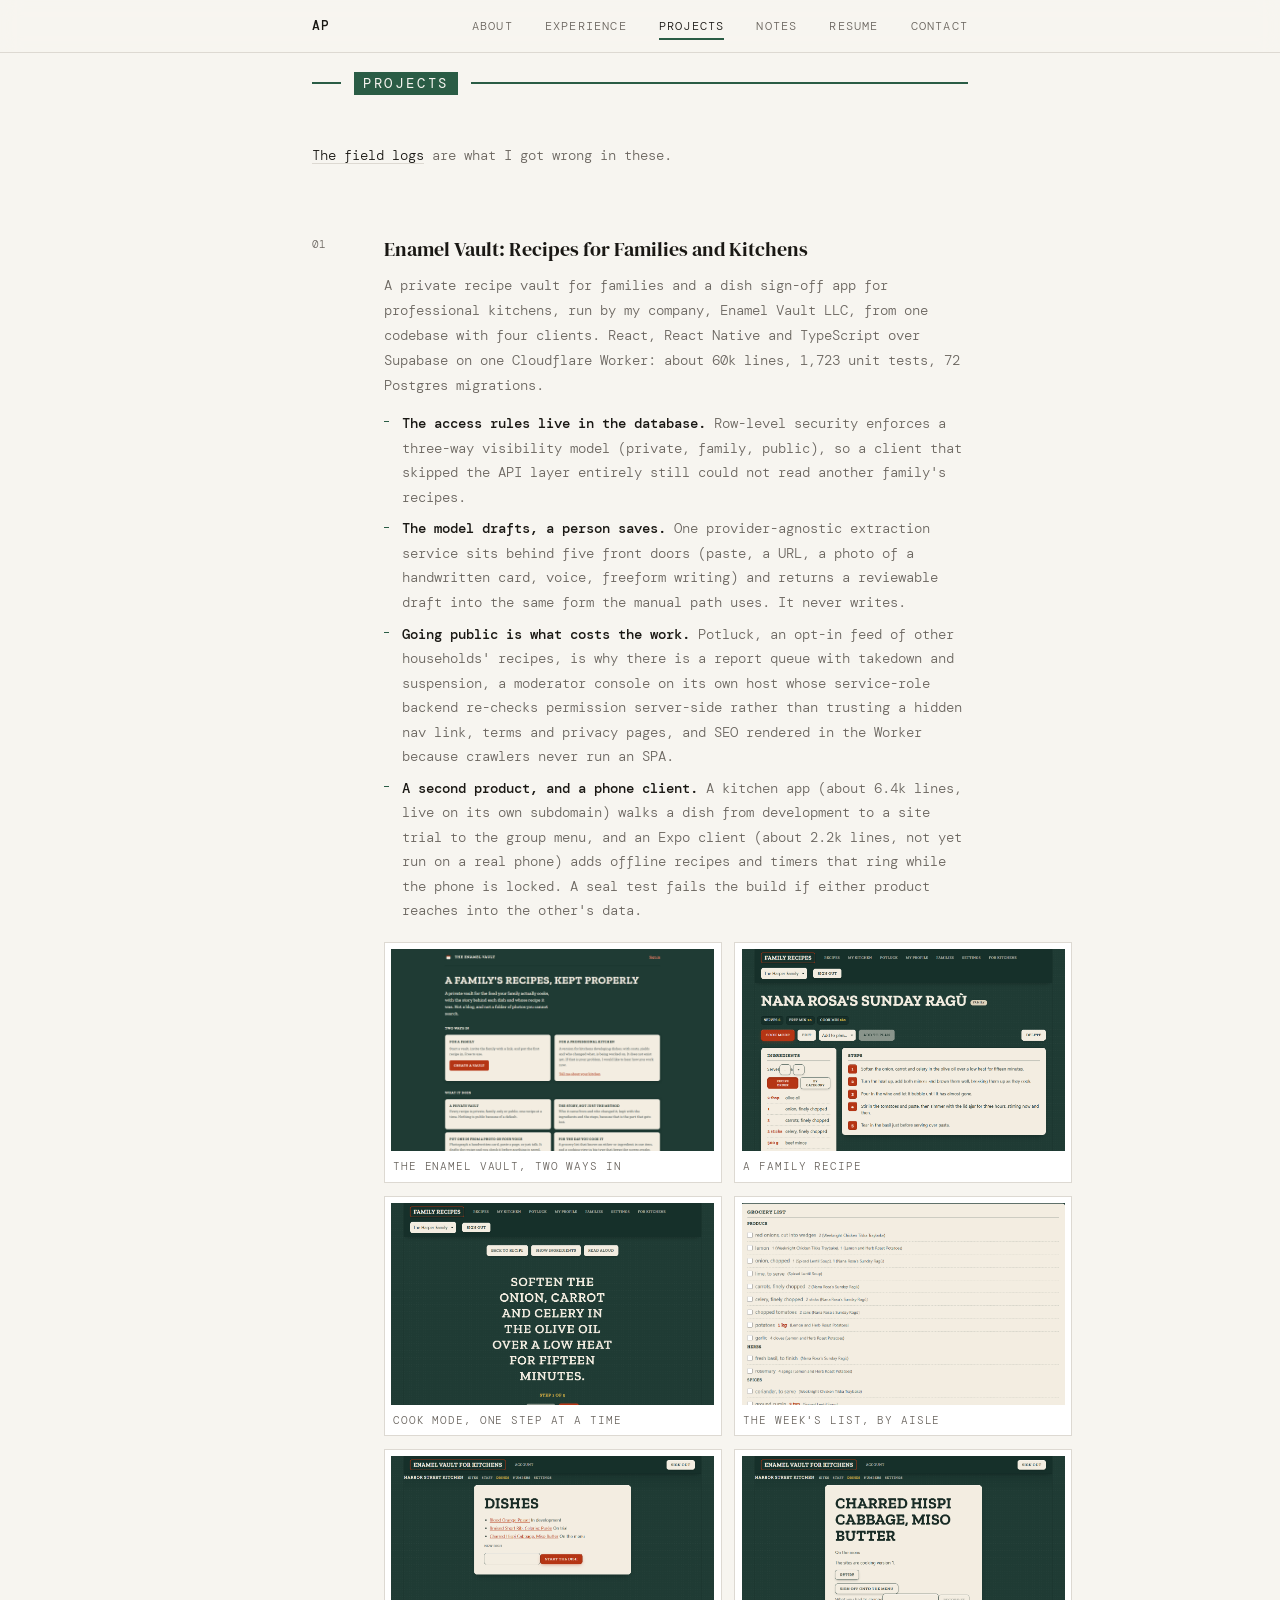
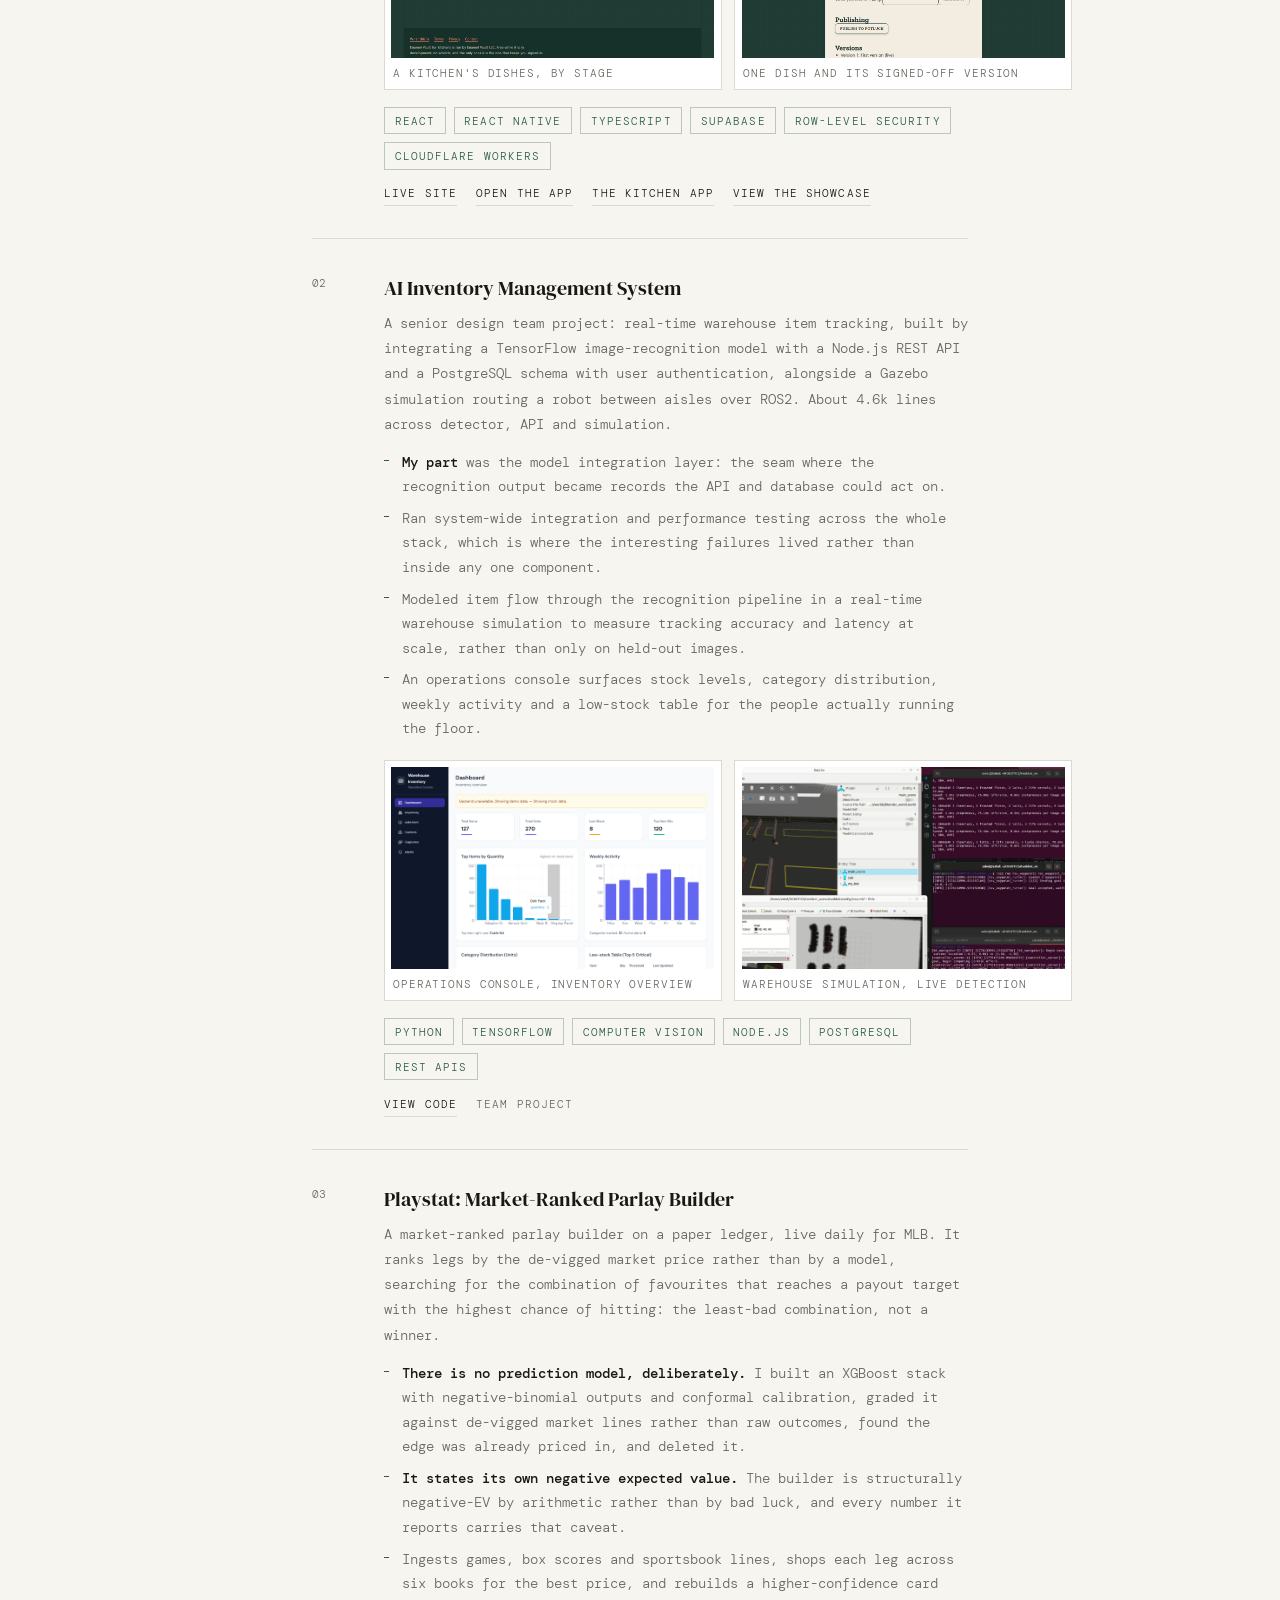
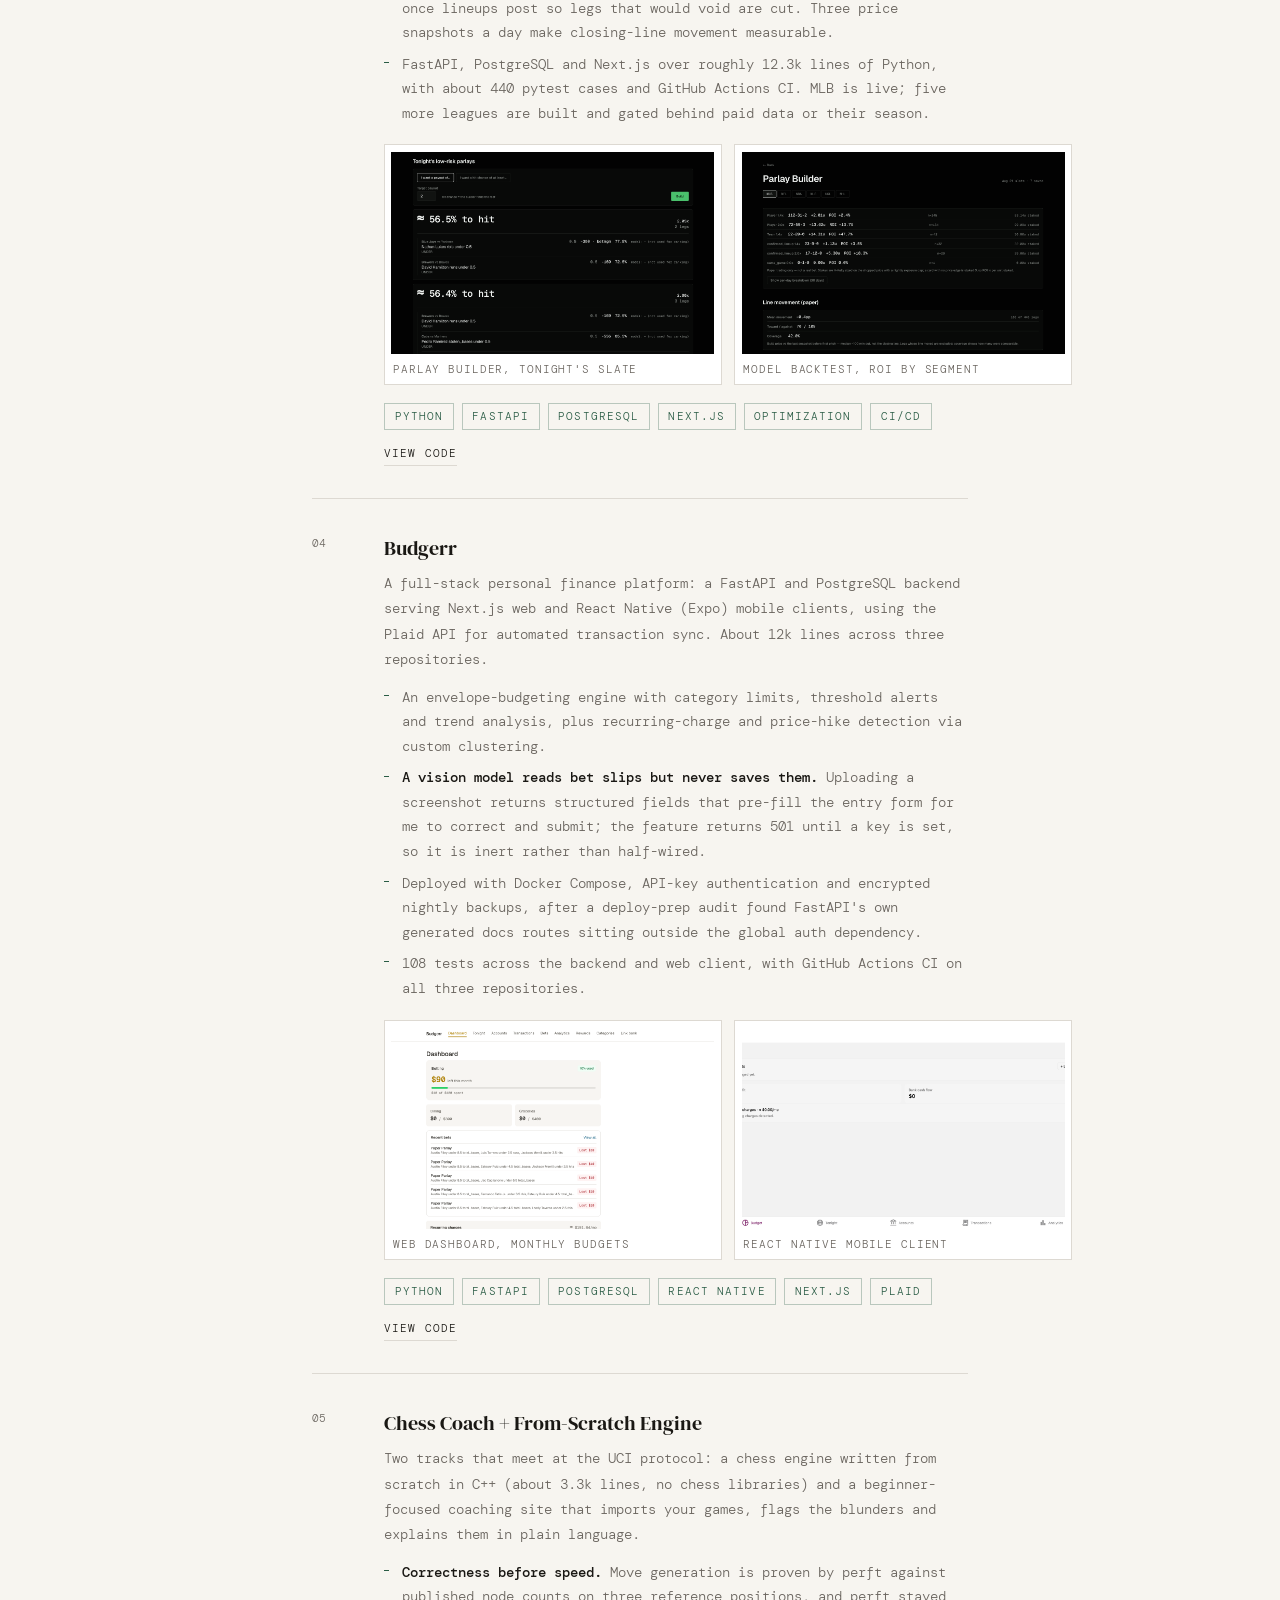
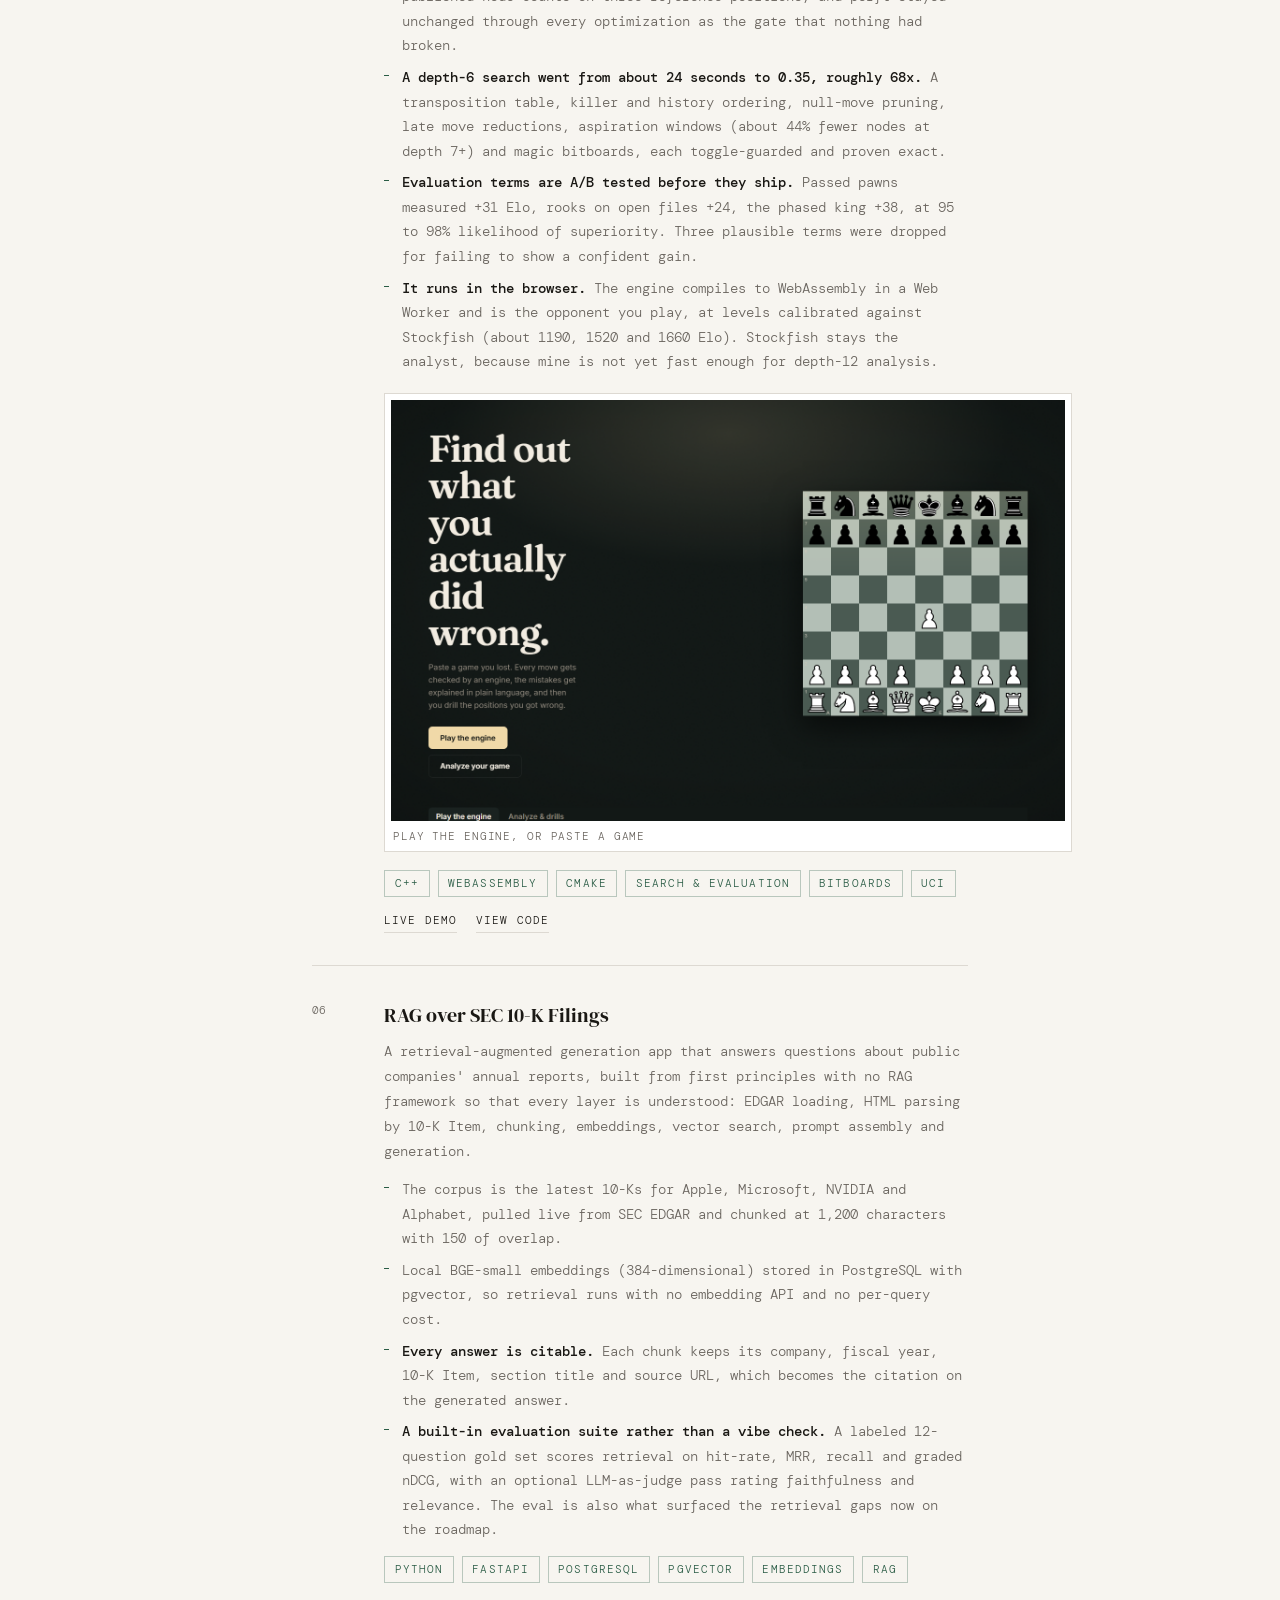
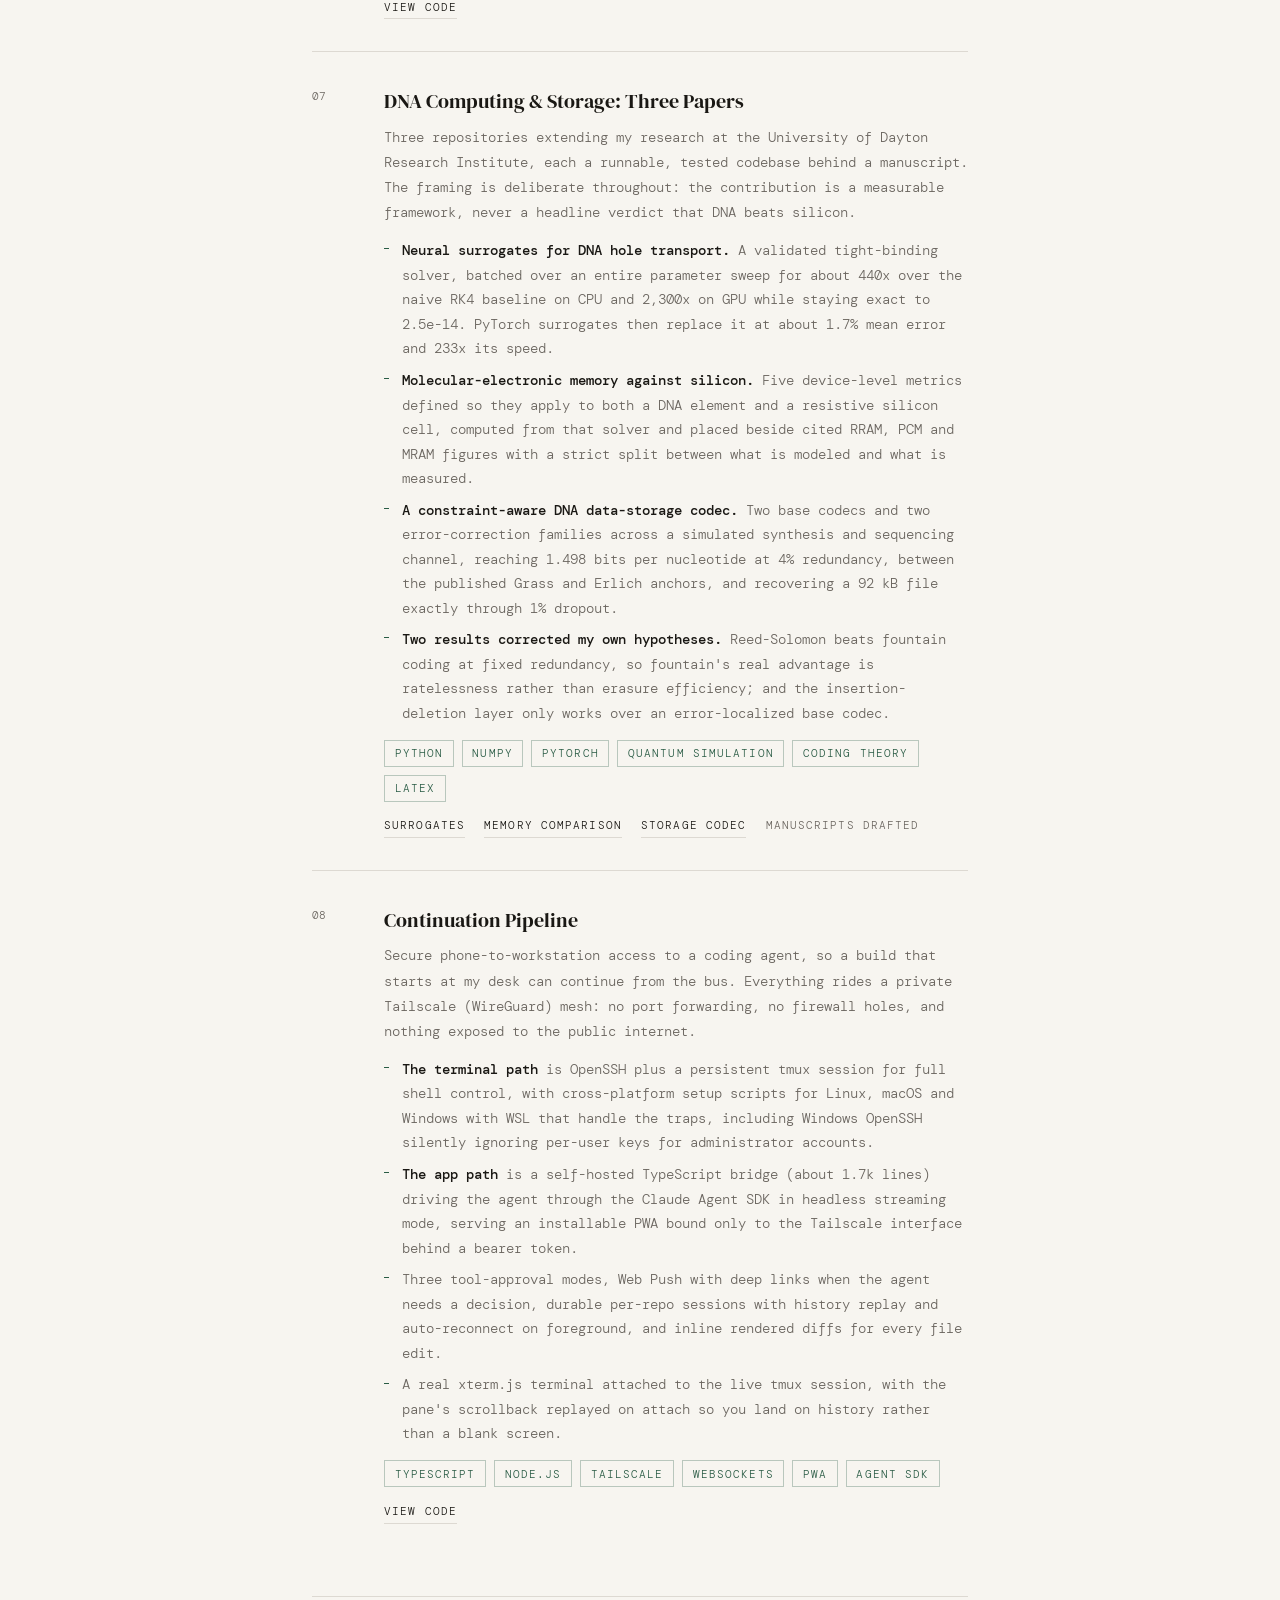
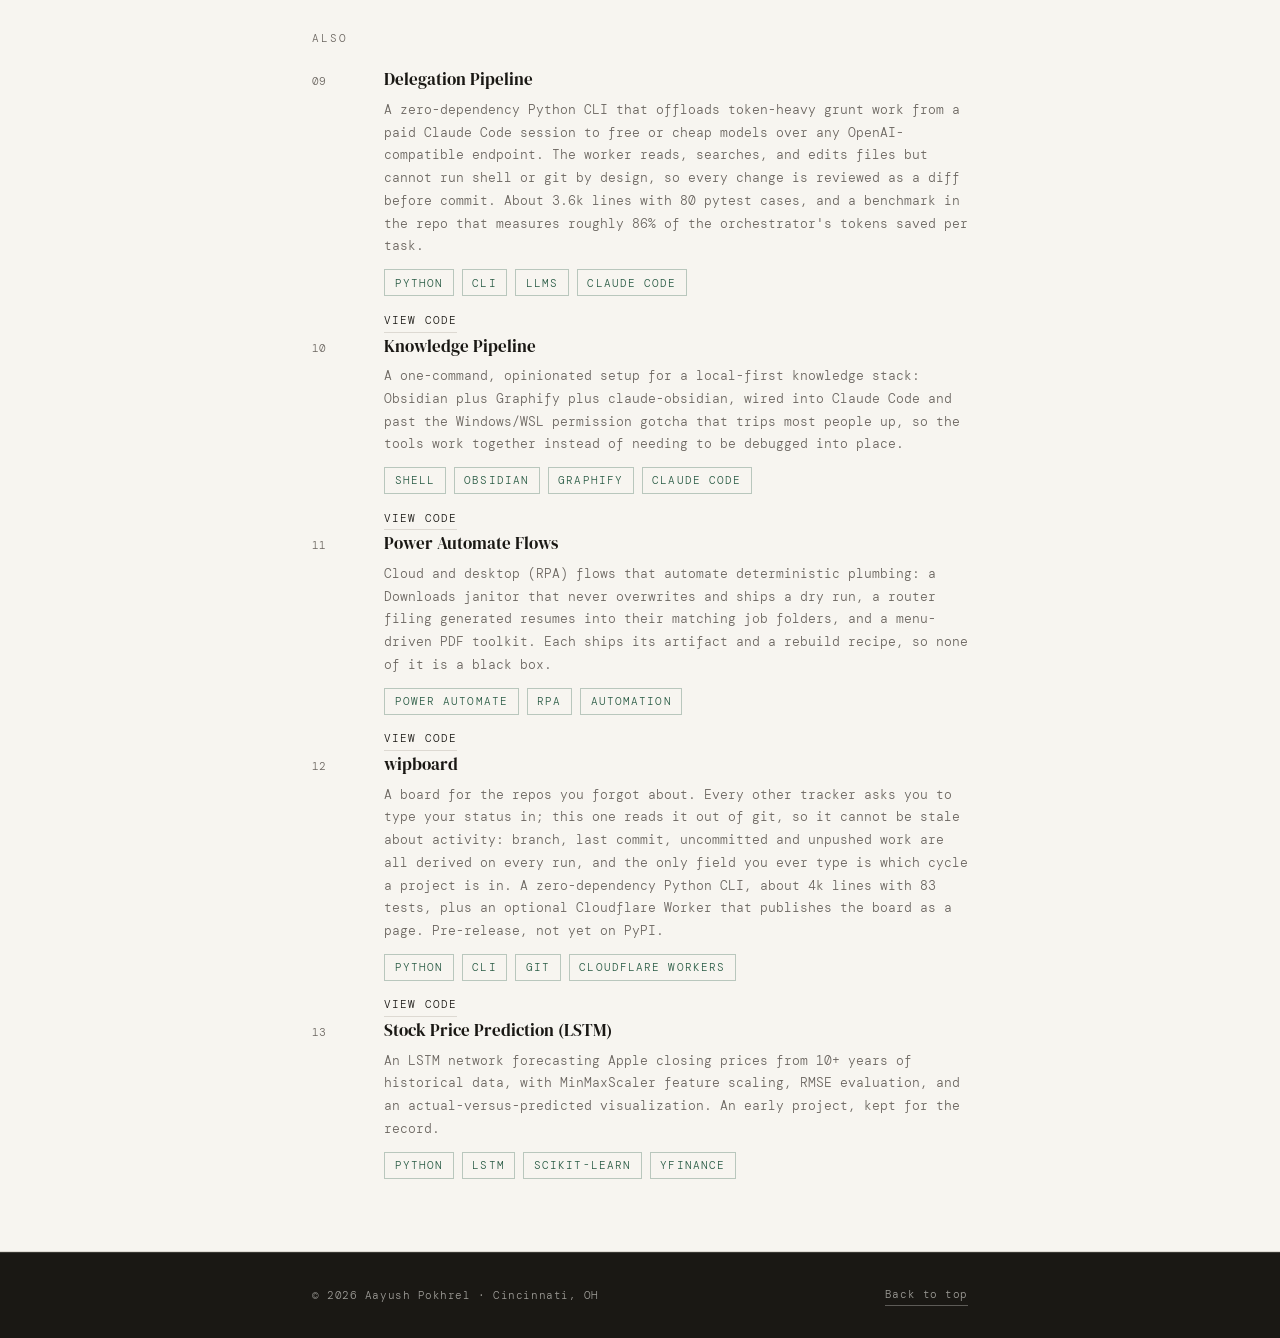
<file: work.html>
<!DOCTYPE html>
<html lang="en">
<head>
  <meta charset="UTF-8" />
  <meta name="viewport" content="width=device-width, initial-scale=1.0, viewport-fit=cover"/>
  <title>Projects · Aayush Pokhrel</title>
  <meta name="description" content="Thirteen projects by Aayush Pokhrel, with measured figures from each repository: Enamel Vault (run as Enamel Vault LLC), Playstat, Budgerr, a from-scratch C++ chess engine, SEC 10-K RAG, three DNA computing papers, and more."/>
  <link rel="canonical" href="https://aayushpokhrel1.github.io/Portfolio/work.html"/>

  <!-- Icons & browser chrome -->
  <link rel="icon" href="assets/favicon.svg" type="image/svg+xml"/>
  <meta name="theme-color" content="#1a1814"/>

  <!-- Open Graph (LinkedIn, Slack, Facebook, iMessage) -->
  <meta property="og:type" content="website"/>
  <meta property="og:url" content="https://aayushpokhrel1.github.io/Portfolio/work.html"/>
  <meta property="og:title" content="Projects · Aayush Pokhrel"/>
  <meta property="og:description" content="Thirteen projects by Aayush Pokhrel, with measured figures from each repository: Enamel Vault (run as Enamel Vault LLC), Playstat, Budgerr, a from-scratch C++ chess engine, SEC 10-K RAG, three DNA computing papers, and more."/>
  <meta property="og:image" content="https://aayushpokhrel1.github.io/Portfolio/assets/og-image.png"/>
  <meta property="og:image:width" content="1200"/>
  <meta property="og:image:height" content="630"/>
  <meta property="og:image:alt" content="Aayush Pokhrel · CS & AI portfolio. Machine Learning, Data, Software. Open to full-time roles, Cincinnati, OH."/>
  <meta property="og:site_name" content="Aayush Pokhrel"/>

  <!-- Twitter / X card -->
  <meta name="twitter:card" content="summary_large_image"/>
  <meta name="twitter:title" content="Projects · Aayush Pokhrel"/>
  <meta name="twitter:description" content="Thirteen projects by Aayush Pokhrel, with measured figures from each repository: Enamel Vault (run as Enamel Vault LLC), Playstat, Budgerr, a from-scratch C++ chess engine, SEC 10-K RAG, three DNA computing papers, and more."/>
  <meta name="twitter:image" content="https://aayushpokhrel1.github.io/Portfolio/assets/og-image.png"/>

  <link href="https://fonts.googleapis.com/css2?family=DM+Serif+Display:ital@0;1&family=DM+Mono:wght@300;400;500&display=swap" rel="stylesheet"/>

  <script type="application/ld+json">
  {
    "@context": "https://schema.org",
    "@type": "Person",
    "name": "Aayush Pokhrel",
    "url": "https://aayushpokhrel1.github.io/Portfolio/",
    "jobTitle": "Machine Learning & Software Engineer",
    "email": "mailto:aayus.pok@gmail.com",
    "alumniOf": {
      "@type": "CollegeOrUniversity",
      "name": "University of Cincinnati"
    },
    "address": {
      "@type": "PostalAddress",
      "addressLocality": "Cincinnati",
      "addressRegion": "OH",
      "addressCountry": "US"
    },
    "knowsAbout": [
      "Machine Learning",
      "Data Engineering",
      "Autonomous Systems",
      "Computer Vision",
      "Software Engineering"
    ],
    "sameAs": [
      "https://www.linkedin.com/in/aayush-pokhrel-dev/",
      "https://github.com/aayushpokhrel1"
    ]
  }
  </script>
  <link rel="stylesheet" href="styles.css"/>
  <script>document.documentElement.classList.add('js');</script>
</head>
<body>

  <a class="skip-link" href="#work">Skip to content</a>

  <div class="scroll-progress" id="scrollProgress" aria-hidden="true"></div>
  <nav>
    <div class="container">
      <a class="nav-logo" href="index.html" aria-label="Aayush Pokhrel, home">AP</a>
      <button class="nav-toggle" type="button" aria-expanded="false" aria-controls="nav-menu">Menu</button>
      <ul class="nav-links" id="nav-menu">
        <li><a href="index.html#about">About</a></li>
        <li><a href="experience.html">Experience</a></li>
        <li><a href="work.html" aria-current="page">Projects</a></li>
        <li><a href="notes.html">Notes</a></li>
        <li><a href="assets/Pokhrel_Aayush_Resume_2026.pdf" target="_blank" rel="noopener">Resume</a></li>
        <li><a href="index.html#contact">Contact</a></li>
      </ul>
    </div>
  </nav>
  <section id="work">
    <div class="container fade-in">
      <h1 class="section-label"><span>Projects</span></h1>
      <p class="section-lead">
        <a href="notes.html">The field logs</a> are what I got wrong in these.
      </p>

      <div class="project" id="enamel-vault-recipes-for-families-and">
        <span class="project-num">01</span>
        <div>
          <h3 class="project-title">Enamel Vault: Recipes for Families and Kitchens</h3>
          <p class="project-desc">
            A private recipe vault for families and a dish sign-off app for professional
            kitchens, run by my company, Enamel Vault LLC, from one codebase with four clients.
            React, React Native and TypeScript over Supabase on one Cloudflare Worker: about 60k
            lines, 1,723 unit tests, 72 Postgres migrations.
          </p>
          <ul class="project-points">
            <li>
              <strong>The access rules live in the database.</strong> Row-level security
              enforces a three-way visibility model (private, family, public), so a client that
              skipped the API layer entirely still could not read another family's recipes.
            </li>
            <li>
              <strong>The model drafts, a person saves.</strong> One provider-agnostic
              extraction service sits behind five front doors (paste, a URL, a photo of a
              handwritten card, voice, freeform writing) and returns a reviewable draft into the
              same form the manual path uses. It never writes.
            </li>
            <li>
              <strong>Going public is what costs the work.</strong> Potluck, an opt-in feed
              of other households' recipes, is why there is a report queue with takedown and
              suspension, a moderator console on its own host whose service-role backend
              re-checks permission server-side rather than trusting a hidden nav link, terms
              and privacy pages, and SEO rendered in the Worker because crawlers never run an
              SPA.
            </li>
            <li>
              <strong>A second product, and a phone client.</strong> A kitchen app (about 6.4k
              lines, live on its own subdomain) walks a dish from development to a site trial to
              the group menu, and an Expo client (about 2.2k lines, not yet run on a real phone)
              adds offline recipes and timers that ring while the phone is locked. A seal test fails the build if either
              product reaches into the other's data.
            </li>
          </ul>
          <div class="project-gallery">
            <figure class="project-shot">
              <a class="shot-link" href="assets/04-FamilyRecipes.png" target="_blank" rel="noopener noreferrer">
                <img src="assets/04-FamilyRecipes.png" alt="The Enamel Vault landing page headlined 'A family's recipes, kept properly', offering a family vault and a professional-kitchen version, above cards describing private visibility, recipe provenance, photo and voice entry, and cook mode." loading="lazy" decoding="async"/>
              </a>
              <figcaption>The Enamel Vault, two ways in</figcaption>
            </figure>
            <figure class="project-shot">
              <a class="shot-link" href="assets/ev-family-recipe.png" target="_blank" rel="noopener noreferrer">
                <img src="assets/ev-family-recipe.png" alt="A family recipe in the Enamel Vault app, with its ingredients and steps." loading="lazy" decoding="async" width="1280" height="860"/>
              </a>
              <figcaption>A family recipe</figcaption>
            </figure>
            <figure class="project-shot">
              <a class="shot-link" href="assets/ev-family-cook.png" target="_blank" rel="noopener noreferrer">
                <img src="assets/ev-family-cook.png" alt="Cook Mode showing one recipe step at a time in large text." loading="lazy" decoding="async" width="1280" height="860"/>
              </a>
              <figcaption>Cook Mode, one step at a time</figcaption>
            </figure>
            <figure class="project-shot">
              <a class="shot-link" href="assets/ev-family-grocery.png" target="_blank" rel="noopener noreferrer">
                <img src="assets/ev-family-grocery.png" alt="The week's grocery list grouped by supermarket aisle, each line naming the recipe it is for." loading="lazy" decoding="async" width="1130" height="700"/>
              </a>
              <figcaption>The week's list, by aisle</figcaption>
            </figure>
            <figure class="project-shot">
              <a class="shot-link" href="assets/ev-kitchen-dishes.png" target="_blank" rel="noopener noreferrer">
                <img src="assets/ev-kitchen-dishes.png" alt="The kitchen app's dish list, each dish marked in development, on trial, or on the menu." loading="lazy" decoding="async" width="1280" height="860"/>
              </a>
              <figcaption>A kitchen's dishes, by stage</figcaption>
            </figure>
            <figure class="project-shot">
              <a class="shot-link" href="assets/ev-kitchen-dish.png" target="_blank" rel="noopener noreferrer">
                <img src="assets/ev-kitchen-dish.png" alt="One kitchen dish: the version the sites are cooking, and its history." loading="lazy" decoding="async" width="1280" height="860"/>
              </a>
              <figcaption>One dish and its signed-off version</figcaption>
            </figure>
          </div>
          <div class="project-tags">
            <span>React</span><span>React Native</span><span>TypeScript</span>
            <span>Supabase</span><span>Row-Level Security</span><span>Cloudflare Workers</span>
          </div>
          <div class="project-links">
            <a href="https://enamelvault.com" target="_blank" rel="noopener noreferrer">Live site</a>
            <a href="https://recipes.enamelvault.com" target="_blank" rel="noopener noreferrer">Open the app</a>
            <a href="https://enamelvault.com/professional" target="_blank" rel="noopener noreferrer">The kitchen app</a>
            <a href="https://github.com/enamelvault/enamelvault-showcase" target="_blank" rel="noopener noreferrer">View the showcase</a>
          </div>
        </div>
      </div>

      <div class="project" id="ai-inventory-management-system">
        <span class="project-num">02</span>
        <div>
          <h3 class="project-title">AI Inventory Management System</h3>
          <p class="project-desc">
            A senior design team project: real-time warehouse item tracking, built by
            integrating a TensorFlow image-recognition model with a Node.js REST API and a
            PostgreSQL schema with user authentication, alongside a Gazebo simulation routing
            a robot between aisles over ROS2. About 4.6k lines across detector, API
            and simulation.
          </p>
          <ul class="project-points">
            <li>
              <strong>My part</strong> was the model integration layer: the seam where the
              recognition output became records the API and database could act on.
            </li>
            <li>
              Ran system-wide integration and performance testing across the whole stack,
              which is where the interesting failures lived rather than inside any one
              component.
            </li>
            <li>
              Modeled item flow through the recognition pipeline in a real-time warehouse
              simulation to measure tracking accuracy and latency at scale, rather than only
              on held-out images.
            </li>
            <li>
              An operations console surfaces stock levels, category distribution, weekly
              activity and a low-stock table for the people actually running the floor.
            </li>
          </ul>
          <div class="project-gallery">
            <figure class="project-shot">
              <a class="shot-link" href="assets/01-Inventory_Dashboard.png" target="_blank" rel="noopener noreferrer">
                <img src="assets/01-Inventory_Dashboard.png" alt="Warehouse inventory operations dashboard showing total items and units, top items by quantity, weekly activity, category distribution, and a low-stock table." loading="lazy" decoding="async"/>
              </a>
              <figcaption>Operations console, inventory overview</figcaption>
            </figure>
            <figure class="project-shot">
              <a class="shot-link" href="assets/01-Simulation.png" target="_blank" rel="noopener noreferrer">
                <img src="assets/01-Simulation.png" alt="Gazebo warehouse simulation alongside a live object-detection feed and ROS2 navigation logs routing a robot between aisles." loading="lazy" decoding="async"/>
              </a>
              <figcaption>Warehouse simulation, live detection</figcaption>
            </figure>
          </div>
          <div class="project-tags">
            <span>Python</span><span>TensorFlow</span><span>Computer Vision</span>
            <span>Node.js</span><span>PostgreSQL</span><span>REST APIs</span>
          </div>
          <div class="project-links">
            <a href="https://github.com/sabaldahal/Senior-Design" target="_blank" rel="noopener noreferrer">View code</a>
            <span class="project-note">Team project</span>
          </div>
        </div>
      </div>

      <div class="project" id="playstat-market-ranked-parlay-builder">
        <span class="project-num">03</span>
        <div>
          <h3 class="project-title">Playstat: Market-Ranked Parlay Builder</h3>
          <p class="project-desc">
            A market-ranked parlay builder on a paper ledger, live daily for MLB. It ranks
            legs by the de-vigged market price rather than by a model, searching for the
            combination of favourites that reaches a payout target with the highest chance of
            hitting: the least-bad combination, not a winner.
          </p>
          <ul class="project-points">
            <li>
              <strong>There is no prediction model, deliberately.</strong> I built an XGBoost
              stack with negative-binomial outputs and conformal calibration, graded it against
              de-vigged market lines rather than raw outcomes, found the edge was already priced
              in, and deleted it.
            </li>
            <li>
              <strong>It states its own negative expected value.</strong> The builder is
              structurally negative-EV by arithmetic rather than by bad luck, and every number
              it reports carries that caveat.
            </li>
            <li>
              Ingests games, box scores and sportsbook lines, shops each leg across six books
              for the best price, and rebuilds a higher-confidence card once lineups post so
              legs that would void are cut. Three price snapshots a day make closing-line
              movement measurable.
            </li>
            <li>
              FastAPI, PostgreSQL and Next.js over roughly 12.3k lines of Python, with about
              440 pytest cases and GitHub Actions CI. MLB is live; five more leagues are built
              and gated behind paid data or their season.
            </li>
          </ul>
          <div class="project-gallery">
            <figure class="project-shot">
              <a class="shot-link" href="assets/02-ParlayBuilder.png" target="_blank" rel="noopener noreferrer">
                <img src="assets/02-ParlayBuilder.png" alt="Playstat parlay builder listing tonight's low-risk parlays with model hit probabilities and payout multipliers for each card." loading="lazy" decoding="async"/>
              </a>
              <figcaption>Parlay builder, tonight's slate</figcaption>
            </figure>
            <figure class="project-shot">
              <a class="shot-link" href="assets/02-DataAnalytics.png" target="_blank" rel="noopener noreferrer">
                <img src="assets/02-DataAnalytics.png" alt="Playstat model backtest table showing record, unit profit, and ROI broken down by bet segment and multiplier, with paper line-movement stats." loading="lazy" decoding="async"/>
              </a>
              <figcaption>Model backtest, ROI by segment</figcaption>
            </figure>
          </div>
          <div class="project-tags">
            <span>Python</span><span>FastAPI</span><span>PostgreSQL</span>
            <span>Next.js</span><span>Optimization</span><span>CI/CD</span>
          </div>
          <div class="project-links">
            <a href="https://github.com/aayushpokhrel1/Playstat" target="_blank" rel="noopener noreferrer">View code</a>
          </div>
        </div>
      </div>

      <div class="project" id="budgerr">
        <span class="project-num">04</span>
        <div>
          <h3 class="project-title">Budgerr</h3>
          <p class="project-desc">
            A full-stack personal finance platform: a FastAPI and PostgreSQL backend serving
            Next.js web and React Native (Expo) mobile clients, using the Plaid API for
            automated transaction sync. About 12k lines across three repositories.
          </p>
          <ul class="project-points">
            <li>
              An envelope-budgeting engine with category limits, threshold alerts and trend
              analysis, plus recurring-charge and price-hike detection via custom clustering.
            </li>
            <li>
              <strong>A vision model reads bet slips but never saves them.</strong> Uploading a
              screenshot returns structured fields that pre-fill the entry form for me to
              correct and submit; the feature returns 501 until a key is set, so it is inert
              rather than half-wired.
            </li>
            <li>
              Deployed with Docker Compose, API-key authentication and encrypted nightly
              backups, after a deploy-prep audit found FastAPI's own generated docs routes
              sitting outside the global auth dependency.
            </li>
            <li>
              108 tests across the backend and web client, with GitHub Actions CI on all three
              repositories.
            </li>
          </ul>
          <div class="project-gallery">
            <figure class="project-shot">
              <a class="shot-link" href="assets/03-WebDashboard.png" target="_blank" rel="noopener noreferrer">
                <img src="assets/03-WebDashboard.png" alt="Budgerr web dashboard showing monthly betting and category budgets with progress bars and a list of recent logged bets." loading="lazy" decoding="async"/>
              </a>
              <figcaption>Web dashboard, monthly budgets</figcaption>
            </figure>
            <figure class="project-shot">
              <a class="shot-link" href="assets/03-MobileDashboard.png" target="_blank" rel="noopener noreferrer">
                <img src="assets/03-MobileDashboard.png" alt="Budgerr mobile budget view with net bet profit, bank cash flow, and recurring-charge summaries above a bottom tab bar for Budget, Tonight, Accounts, Transactions, and Analytics." loading="lazy" decoding="async"/>
              </a>
              <figcaption>React Native mobile client</figcaption>
            </figure>
          </div>
          <div class="project-tags">
            <span>Python</span><span>FastAPI</span><span>PostgreSQL</span>
            <span>React Native</span><span>Next.js</span><span>Plaid</span>
          </div>
          <div class="project-links">
            <a href="https://github.com/aayushpokhrel1/Budgerr" target="_blank" rel="noopener noreferrer">View code</a>
          </div>
        </div>
      </div>

      <div class="project" id="chess-coach-from-scratch-engine">
        <span class="project-num">05</span>
        <div>
          <h3 class="project-title">Chess Coach + From-Scratch Engine</h3>
          <p class="project-desc">
            Two tracks that meet at the UCI protocol: a chess engine written from scratch in
            C++ (about 3.3k lines, no chess libraries) and a beginner-focused coaching site
            that imports your games, flags the blunders and explains them in plain language.
          </p>
          <ul class="project-points">
            <li>
              <strong>Correctness before speed.</strong> Move generation is proven by perft
              against published node counts on three reference positions, and perft stayed
              unchanged through every optimization as the gate that nothing had broken.
            </li>
            <li>
              <strong>A depth-6 search went from about 24 seconds to 0.35, roughly 68x.</strong>
              A transposition table, killer and history ordering, null-move pruning, late move
              reductions, aspiration windows (about 44% fewer nodes at depth 7+) and magic
              bitboards, each toggle-guarded and proven exact.
            </li>
            <li>
              <strong>Evaluation terms are A/B tested before they ship.</strong> Passed pawns
              measured +31 Elo, rooks on open files +24, the phased king +38, at 95 to 98%
              likelihood of superiority. Three plausible terms were dropped for failing to show
              a confident gain.
            </li>
            <li>
              <strong>It runs in the browser.</strong> The engine compiles to WebAssembly in a
              Web Worker and is the opponent you play, at levels calibrated against Stockfish
              (about 1190, 1520 and 1660 Elo). Stockfish stays the analyst, because mine is not
              yet fast enough for depth-12 analysis.
            </li>
          </ul>
          <div class="project-gallery">
            <figure class="project-shot">
              <a class="shot-link" href="assets/05-ChessCoach.png" target="_blank" rel="noopener noreferrer">
                <img src="assets/05-ChessCoach.png" alt="Chess Coach landing page reading 'Find out what you actually did wrong' beside a starting chess position, with buttons to play the engine or analyze a game." loading="lazy" decoding="async"/>
              </a>
              <figcaption>Play the engine, or paste a game</figcaption>
            </figure>
          </div>
          <div class="project-tags">
            <span>C++</span><span>WebAssembly</span><span>CMake</span>
            <span>Search &amp; Evaluation</span><span>Bitboards</span><span>UCI</span>
          </div>
          <div class="project-links">
            <a href="https://chess-coach.aayus-pok.workers.dev" target="_blank" rel="noopener noreferrer">Live demo</a>
            <a href="https://github.com/aayushpokhrel1/Chess_Coach" target="_blank" rel="noopener noreferrer">View code</a>
          </div>
        </div>
      </div>

      <div class="project" id="rag-over-sec-10-k-filings">
        <span class="project-num">06</span>
        <div>
          <h3 class="project-title">RAG over SEC 10-K Filings</h3>
          <p class="project-desc">
            A retrieval-augmented generation app that answers questions about public companies'
            annual reports, built from first principles with no RAG framework so that every
            layer is understood: EDGAR loading, HTML parsing by 10-K Item, chunking, embeddings,
            vector search, prompt assembly and generation.
          </p>
          <ul class="project-points">
            <li>
              The corpus is the latest 10-Ks for Apple, Microsoft, NVIDIA and Alphabet, pulled
              live from SEC EDGAR and chunked at 1,200 characters with 150 of overlap.
            </li>
            <li>
              Local BGE-small embeddings (384-dimensional) stored in PostgreSQL with pgvector,
              so retrieval runs with no embedding API and no per-query cost.
            </li>
            <li>
              <strong>Every answer is citable.</strong> Each chunk keeps its company, fiscal
              year, 10-K Item, section title and source URL, which becomes the citation on the
              generated answer.
            </li>
            <li>
              <strong>A built-in evaluation suite rather than a vibe check.</strong> A labeled
              12-question gold set scores retrieval on hit-rate, MRR, recall and graded nDCG,
              with an optional LLM-as-judge pass rating faithfulness and relevance. The eval is
              also what surfaced the retrieval gaps now on the roadmap.
            </li>
          </ul>
          <div class="project-tags">
            <span>Python</span><span>FastAPI</span><span>PostgreSQL</span>
            <span>pgvector</span><span>Embeddings</span><span>RAG</span>
          </div>
          <div class="project-links">
            <a href="https://github.com/aayushpokhrel1/sec-10k-rag" target="_blank" rel="noopener noreferrer">View code</a>
          </div>
        </div>
      </div>

      <div class="project" id="dna-computing-and-storage-three-papers">
        <span class="project-num">07</span>
        <div>
          <h3 class="project-title">DNA Computing &amp; Storage: Three Papers</h3>
          <p class="project-desc">
            Three repositories extending my research at the University of Dayton Research
            Institute, each a runnable, tested codebase behind a manuscript. The framing is
            deliberate throughout: the contribution is a measurable framework, never a headline
            verdict that DNA beats silicon.
          </p>
          <ul class="project-points">
            <li>
              <strong>Neural surrogates for DNA hole transport.</strong> A validated
              tight-binding solver, batched over an entire parameter sweep for about 440x over
              the naive RK4 baseline on CPU and 2,300x on GPU while staying exact to 2.5e-14.
              PyTorch surrogates then replace it at about 1.7% mean error and 233x its speed.
            </li>
            <li>
              <strong>Molecular-electronic memory against silicon.</strong> Five device-level
              metrics defined so they apply to both a DNA element and a resistive silicon cell,
              computed from that solver and placed beside cited RRAM, PCM and MRAM figures with
              a strict split between what is modeled and what is measured.
            </li>
            <li>
              <strong>A constraint-aware DNA data-storage codec.</strong> Two base codecs and
              two error-correction families across a simulated synthesis and sequencing channel,
              reaching 1.498 bits per nucleotide at 4% redundancy, between the published Grass
              and Erlich anchors, and recovering a 92 kB file exactly through 1% dropout.
            </li>
            <li>
              <strong>Two results corrected my own hypotheses.</strong> Reed-Solomon beats
              fountain coding at fixed redundancy, so fountain's real advantage is ratelessness
              rather than erasure efficiency; and the insertion-deletion layer only works over an
              error-localized base codec.
            </li>
          </ul>
          <div class="project-tags">
            <span>Python</span><span>NumPy</span><span>PyTorch</span>
            <span>Quantum Simulation</span><span>Coding Theory</span><span>LaTeX</span>
          </div>
          <div class="project-links">
            <a href="https://github.com/aayushpokhrel1/dna-quantum-surrogates" target="_blank" rel="noopener noreferrer">Surrogates</a>
            <a href="https://github.com/aayushpokhrel1/dna-vs-silicon-memory" target="_blank" rel="noopener noreferrer">Memory comparison</a>
            <a href="https://github.com/aayushpokhrel1/dna-data-storage" target="_blank" rel="noopener noreferrer">Storage codec</a>
            <span class="project-note">Manuscripts drafted</span>
          </div>
        </div>
      </div>

      <div class="project" id="continuation-pipeline">
        <span class="project-num">08</span>
        <div>
          <h3 class="project-title">Continuation Pipeline</h3>
          <p class="project-desc">
            Secure phone-to-workstation access to a coding agent, so a build that starts at my
            desk can continue from the bus. Everything rides a private Tailscale (WireGuard)
            mesh: no port forwarding, no firewall holes, and nothing exposed to the public
            internet.
          </p>
          <ul class="project-points">
            <li>
              <strong>The terminal path</strong> is OpenSSH plus a persistent tmux session for
              full shell control, with cross-platform setup scripts for Linux, macOS and Windows
              with WSL that handle the traps, including Windows OpenSSH silently ignoring
              per-user keys for administrator accounts.
            </li>
            <li>
              <strong>The app path</strong> is a self-hosted TypeScript bridge (about 1.7k lines)
              driving the agent through the Claude Agent SDK in headless streaming mode, serving
              an installable PWA bound only to the Tailscale interface behind a bearer token.
            </li>
            <li>
              Three tool-approval modes, Web Push with deep links when the agent needs a
              decision, durable per-repo sessions with history replay and auto-reconnect on
              foreground, and inline rendered diffs for every file edit.
            </li>
            <li>
              A real xterm.js terminal attached to the live tmux session, with the pane's
              scrollback replayed on attach so you land on history rather than a blank screen.
            </li>
          </ul>
          <div class="project-tags">
            <span>TypeScript</span><span>Node.js</span><span>Tailscale</span>
            <span>WebSockets</span><span>PWA</span><span>Agent SDK</span>
          </div>
          <div class="project-links">
            <a href="https://github.com/aayushpokhrel1/continuation-pipeline" target="_blank" rel="noopener noreferrer">View code</a>
          </div>
        </div>
      </div>

      <div class="also">
        <p class="also-label">Also</p>
        <div class="also-item" id="delegation-pipeline">
          <span class="also-num">09</span>
          <div>
            <h3 class="also-title">Delegation Pipeline</h3>
            <p class="also-desc">
              A zero-dependency Python CLI that offloads token-heavy grunt work from a paid
              Claude Code session to free or cheap models over any OpenAI-compatible endpoint.
              The worker reads, searches, and edits files but cannot run shell or git by design,
              so every change is reviewed as a diff before commit. About 3.6k lines with 80
              pytest cases, and a benchmark in the repo that measures roughly 86% of the
              orchestrator's tokens saved per task.
            </p>
            <div class="project-tags">
              <span>Python</span><span>CLI</span><span>LLMs</span><span>Claude Code</span>
            </div>
            <div class="project-links">
              <a href="https://github.com/aayushpokhrel1/delegation-pipeline" target="_blank" rel="noopener noreferrer">View code</a>
            </div>
          </div>
        </div>
        <div class="also-item" id="knowledge-pipeline">
          <span class="also-num">10</span>
          <div>
            <h3 class="also-title">Knowledge Pipeline</h3>
            <p class="also-desc">
              A one-command, opinionated setup for a local-first knowledge stack: Obsidian plus
              Graphify plus claude-obsidian, wired into Claude Code and past the Windows/WSL
              permission gotcha that trips most people up, so the tools work together instead of
              needing to be debugged into place.
            </p>
            <div class="project-tags">
              <span>Shell</span><span>Obsidian</span><span>Graphify</span><span>Claude Code</span>
            </div>
            <div class="project-links">
              <a href="https://github.com/aayushpokhrel1/knowledge-pipeline" target="_blank" rel="noopener noreferrer">View code</a>
            </div>
          </div>
        </div>
        <div class="also-item" id="power-automate-flows">
          <span class="also-num">11</span>
          <div>
            <h3 class="also-title">Power Automate Flows</h3>
            <p class="also-desc">
              Cloud and desktop (RPA) flows that automate deterministic plumbing: a Downloads
              janitor that never overwrites and ships a dry run, a router filing generated
              resumes into their matching job folders, and a menu-driven PDF toolkit. Each
              ships its artifact and a rebuild recipe, so none of it is a black box.
            </p>
            <div class="project-tags">
              <span>Power Automate</span><span>RPA</span><span>Automation</span>
            </div>
            <div class="project-links">
              <a href="https://github.com/aayushpokhrel1/Power_Automate_Flows" target="_blank" rel="noopener noreferrer">View code</a>
            </div>
          </div>
        </div>
        <div class="also-item" id="wipboard">
          <span class="also-num">12</span>
          <div>
            <h3 class="also-title">wipboard</h3>
            <p class="also-desc">
              A board for the repos you forgot about. Every other tracker asks you to type your
              status in; this one reads it out of git, so it cannot be stale about activity:
              branch, last commit, uncommitted and unpushed work are all derived on every run,
              and the only field you ever type is which cycle a project is in. A zero-dependency
              Python CLI, about 4k lines with 83 tests, plus an optional Cloudflare Worker that
              publishes the board as a page. Pre-release, not yet on PyPI.
            </p>
            <div class="project-tags">
              <span>Python</span><span>CLI</span><span>Git</span><span>Cloudflare Workers</span>
            </div>
            <div class="project-links">
              <a href="https://github.com/aayushpokhrel1/wipboard" target="_blank" rel="noopener noreferrer">View code</a>
            </div>
          </div>
        </div>
        <div class="also-item" id="stock-price-prediction-lstm">
          <span class="also-num">13</span>
          <div>
            <h3 class="also-title">Stock Price Prediction (LSTM)</h3>
            <p class="also-desc">
              An LSTM network forecasting Apple closing prices from 10+ years of historical
              data, with MinMaxScaler feature scaling, RMSE evaluation, and an
              actual-versus-predicted visualization. An early project, kept for the record.
            </p>
            <div class="project-tags">
              <span>Python</span><span>LSTM</span><span>Scikit-learn</span><span>yfinance</span>
            </div>
          </div>
        </div>
      </div>

    </div>
  </section>

  <footer>
    <div class="container">
      <span>© 2026 Aayush Pokhrel · Cincinnati, OH</span>
      <a class="footer-link" href="#hero">Back to top</a>
    </div>
  </footer>

  <div class="lightbox" id="lightbox" role="dialog" aria-modal="true" aria-label="Enlarged project image" aria-hidden="true">
    <button class="lightbox-close" type="button" aria-label="Close enlarged image">Close</button>
    <img src="[data-uri]" alt=""/>
  </div>

  <script src="site.js"></script>
  <script defer src="https://cloud.umami.is/script.js" data-website-id="9f197a0c-7d25-4559-93ac-2104de43bb57"></script>

</body>
</html>
</file>
<file: styles.css>
*, *::before, *::after { box-sizing: border-box; margin: 0; padding: 0; }

:root {
  --bg: #f7f5f0;
  --bg-2: #efece4;
  --ink: #1a1814;
  --muted: #6b6660; /* 4.8:1 on --bg-2: #726d67 was 4.3:1 and failed AA on the banded sections */
  --accent: #2a5c45;
  --accent-light: #7cc4a0;
  --rule: #ddd9d2;
  --mono: 'DM Mono', monospace;
  --serif: 'DM Serif Display', Georgia, serif;
  /* Motion. Entrances and exits use --ease-out; something moving between two places on
     screen (the lightbox morph) uses --ease-in-out; the drawer uses --ease-drawer. */
  --ease-out: cubic-bezier(0.16, 1, 0.3, 1);
  --ease-in-out: cubic-bezier(0.77, 0, 0.175, 1);
  --ease-drawer: cubic-bezier(0.32, 0.72, 0, 1);
}

html { scroll-behavior: smooth; }

body {
  background: var(--bg);
  color: var(--ink);
  font-family: var(--mono);
  font-weight: 300;
  font-size: 15px;
  line-height: 1.7;
  -webkit-font-smoothing: antialiased;
  overflow-wrap: break-word;
}

.container {
  max-width: 720px;
  margin: 0 auto;
  padding-inline: max(2rem, env(safe-area-inset-left)) max(2rem, env(safe-area-inset-right));
}

/* Browser surfaces themed from the palette, not left at engine defaults. */
/* Links in running prose. Element-level on purpose: every styled link (nav, cards,
   buttons, contact) sets its own colour and wins; only links nobody styled land here,
   and they used to render browser-default blue. */
a {
  color: var(--ink);
  text-decoration: underline 1px var(--rule);
  text-underline-offset: 3px;
  transition: text-decoration-color 0.2s;
}
a:hover { text-decoration-color: currentColor; }
::selection { background: var(--accent); color: var(--bg); }
html { caret-color: var(--accent); }

/* ── Accessibility ── */
a:focus-visible,
.btn:focus-visible,
.nav-toggle:focus-visible,
.contact-copy:focus-visible,
.nav-links a:focus-visible {
  outline: 2px solid currentColor;
  outline-offset: 3px;
}
.skip-link {
  position: absolute;
  left: 0.75rem;
  top: -3.5rem;
  z-index: 200;
  background: var(--ink);
  color: var(--bg);
  font-family: var(--mono);
  font-size: 12px;
  letter-spacing: 0.08em;
  text-transform: uppercase;
  padding: 0.55rem 0.9rem;
  text-decoration: none;
  transition: top 0.15s ease;
}
.skip-link:focus { top: 0.6rem; }

/* ── Scroll progress (a forest thread that fills as you read) ── */
.scroll-progress {
  position: fixed;
  top: 0; left: 0; right: 0;
  height: 2px;
  background: var(--accent);
  transform: scaleX(0);
  transform-origin: left center;
  z-index: 101;
  will-change: transform;
  pointer-events: none;
}

/* ── Nav ── */
nav {
  position: fixed;
  top: 0; left: 0; right: 0;
  z-index: 100;
  background: rgba(247,245,240,0.88);
  backdrop-filter: blur(10px);
  border-bottom: 1px solid var(--rule);
  transition: background 0.25s ease, border-color 0.25s ease;
}
nav .container {
  display: flex;
  justify-content: space-between;
  align-items: center;
  height: 52px;
}
.nav-logo {
  font-family: var(--mono);
  font-weight: 500;
  font-size: 13px;
  letter-spacing: 0.08em;
  color: var(--ink);
  text-decoration: none;
}
.nav-links {
  display: flex;
  gap: 2rem;
  list-style: none;
}
.nav-links a {
  position: relative;
  font-size: 12px;
  letter-spacing: 0.1em;
  text-transform: uppercase;
  color: var(--muted);
  text-decoration: none;
  transition: color 0.2s;
}
.nav-links a:hover { color: var(--ink); }
/* "You are here": the current section's link carries a forest thread. */
.nav-links a.active,
.nav-links a[aria-current="page"] { color: var(--ink); }
.nav-links a.active::after,
.nav-links a[aria-current="page"]::after {
  content: '';
  position: absolute;
  left: 0; right: 0;
  bottom: -6px;
  height: 2px;
  background: var(--accent);
}
nav.nav--hero .nav-links a.active { color: var(--bg); }
nav.nav--hero .nav-links a.active::after { background: var(--accent-light); }
/* Nav adapts over the dark hero; JS toggles .nav--hero. Default (JS off) stays legible paper. */
/* Over the dark hero, the bar takes a translucent-ink blur (the dark twin of
   the paper nav) so hero text passes cleanly under it instead of overlapping. */
nav.nav--hero {
  background: rgba(26,24,20,0.82);
  backdrop-filter: blur(10px);
  border-bottom-color: rgba(247,245,240,0.1);
}
nav.nav--hero .nav-logo { color: var(--bg); }
nav.nav--hero .nav-links a { color: rgba(247,245,240,0.65); }
nav.nav--hero .nav-links a:hover { color: var(--bg); }

/* Menu toggle: hidden on pointer-comfortable widths, shown as the mobile control. */
.nav-toggle {
  display: none;
  align-items: center;
  min-height: 44px;
  padding: 0.35rem 0.85rem;
  font-family: var(--mono);
  font-weight: 400;
  font-size: 12px;
  letter-spacing: 0.1em;
  text-transform: uppercase;
  color: var(--muted);
  background: transparent;
  border: 1px solid var(--rule);
  cursor: pointer;
  transition: color 0.2s, border-color 0.2s, transform 0.16s var(--ease-out);
}
.nav-toggle:hover { color: var(--ink); border-color: var(--ink); }
nav.nav--hero .nav-toggle { color: var(--bg); border-color: rgba(247,245,240,0.4); }
nav.nav--hero .nav-toggle:hover { border-color: var(--bg); }

@media (max-width: 600px) {
  .nav-toggle { display: inline-flex; }
  .nav-links {
    position: absolute;
    top: 100%;
    left: 0;
    right: 0;
    flex-direction: column;
    gap: 0;
    padding: 0.4rem 0 0.6rem;
    background: var(--bg); /* opaque: at 0.97 the hero headline read through the links */
    border-bottom: 1px solid var(--rule);
    display: flex;
    visibility: hidden;
    opacity: 0;
    transform: translateY(-8px);
    transition: opacity 0.16s var(--ease-out), transform 0.16s var(--ease-out), visibility 0s linear 0.16s;
  }
  nav.menu-open .nav-links {
    visibility: visible;
    opacity: 1;
    transform: none;
    transition: opacity 0.22s var(--ease-drawer), transform 0.22s var(--ease-drawer), visibility 0s;
  }
  .nav-links li { width: 100%; }
  /* Drawer sits on paper regardless of hero state, so links keep paper-surface colors. */
  nav.nav--hero .nav-links a,
  .nav-links a {
    display: flex;
    align-items: center;
    min-height: 48px;
    padding: 0 max(2rem, env(safe-area-inset-left));
    font-size: 13px;
    color: var(--muted);
    border-top: 1px solid var(--rule);
  }
  .nav-links li:first-child a { border-top: none; }
  nav.nav--hero .nav-links a:hover,
  .nav-links a:hover { color: var(--ink); }
  /* Drawer rows already carry hairlines; drop the underline tick here. */
  .nav-links a.active::after,
  .nav-links a[aria-current="page"]::after { display: none; }
  .nav-links a.active,
  .nav-links a[aria-current="page"] { color: var(--ink); }
}

/* ── Hero (dark peak) ── */
#hero {
  background: var(--ink);
  color: var(--bg);
  padding: 168px 0 108px;
}
@media (max-width: 580px) { #hero { padding: 116px 0 68px; } }
h1 {
  font-family: var(--serif);
  font-size: clamp(3.4rem, 12vw, 6rem);
  font-weight: 400;
  line-height: 1.0;
  letter-spacing: -0.025em;
  margin-bottom: 1.8rem;
}
h1 em { font-style: italic; color: var(--accent-light); }
/* Field-notebook spec strip: the hero's grounding index card. */
.hero-spec {
  margin-top: 3.2rem;
  padding-top: 1.7rem;
  border-top: 1px solid rgba(247,245,240,0.18);
  display: grid;
  grid-template-columns: repeat(4, auto);
  justify-content: start;
  gap: 1.5rem 2.8rem;
}
.hero-spec > div { display: flex; flex-direction: column; gap: 0.4rem; }
.hero-spec dt {
  font-family: var(--mono);
  font-size: 11px;
  font-weight: 500;
  letter-spacing: 0.16em;
  text-transform: uppercase;
  color: var(--accent-light);
}
.hero-spec dd {
  font-family: var(--mono);
  font-size: 12.5px;
  letter-spacing: 0.02em;
  color: rgba(247,245,240,0.82);
}
@media (max-width: 580px) {
  .hero-spec { grid-template-columns: 1fr 1fr; gap: 1.3rem 1.5rem; margin-top: 2.6rem; }
}
.hero-sub {
  font-size: 15px;
  color: rgba(247,245,240,0.72);
  max-width: 480px;
  line-height: 1.8;
  margin-bottom: 2.5rem;
}
/* Buttons invert on the dark hero surface */
#hero .btn { border-color: var(--bg); color: var(--bg); }
#hero .btn:hover { background: var(--bg); color: var(--ink); }
#hero .btn-ghost { border-color: rgba(247,245,240,0.28); color: rgba(247,245,240,0.72); }
#hero .btn-ghost:hover { border-color: var(--bg); background: transparent; color: var(--bg); }
/* One primary action: the work. The other three step back to ghost. */
#hero .btn-primary { background: var(--bg); border-color: var(--bg); color: var(--ink); }
#hero .btn-primary:hover { background: var(--accent-light); border-color: var(--accent-light); color: var(--ink); }
.hero-cta {
  display: flex;
  gap: 1.2rem;
  align-items: center;
  flex-wrap: wrap;
}
/* On a phone four buttons wrapped into ragged rows; a 2x2 grid keeps them even. */
@media (max-width: 580px) {
  /* stretch, not center: a label that wraps would otherwise leave its row-mate shorter */
  .hero-cta { display: grid; grid-template-columns: 1fr 1fr; gap: 0.8rem; align-items: stretch; }
  .hero-cta .btn { display: flex; align-items: center; justify-content: center; text-align: center; padding-inline: 0.6rem; }
}
.btn {
  display: inline-block;
  padding: 0.6rem 1.4rem;
  font-family: var(--mono);
  font-size: 12px;
  letter-spacing: 0.1em;
  text-transform: uppercase;
  text-decoration: none;
  border: 1px solid var(--ink);
  color: var(--ink);
  transition: background 0.2s, color 0.2s, border-color 0.2s, transform 0.16s var(--ease-out);
}
.btn:active, .nav-toggle:active { transform: scale(0.97); }
.btn:hover { background: var(--ink); color: var(--bg); }
.btn-ghost { border-color: var(--rule); color: var(--muted); }
.btn-ghost:hover { border-color: var(--ink); background: transparent; color: var(--ink); }

/* ── Section shared ── */
section {
  padding: 72px 0;
  border-bottom: 1px solid var(--rule);
}
/* Tonal banding: alternating sections sit on a slightly deeper paper tone,
   so the long scroll has rhythm without leaving the one warm family. */
#experience, #notes { background: var(--bg-2); }
.section-label {
  display: flex;
  align-items: center;
  gap: 0.85rem;
  font-family: var(--mono);
  font-weight: 400;
  font-size: 14px;
  line-height: 1.2; /* the same whether the label is a page's h1 or a section's h2 */
  letter-spacing: 0.2em;
  text-transform: uppercase;
  color: var(--ink);
  margin-bottom: 3rem;
}
/* A short forest tick leads the label; a longer forest rule continues after it. */
/* Header: a short leading tick, then a filled forest box (paper text),
   then a rule that continues to the edge. */
.section-label::before {
  content: '';
  width: 1.8rem;
  height: 2px;
  background: var(--accent);
  flex: none;
}
.section-label > span {
  background: var(--accent);
  color: var(--bg);
  padding: 0.22em 0.6em;
}
.section-label::after {
  content: '';
  flex: 1;
  height: 2px;
  background: var(--accent);
}
h2 {
  font-family: var(--serif);
  font-size: clamp(1.6rem, 3vw, 2.2rem);
  font-weight: 400;
  line-height: 1.2;
  margin-bottom: 0.5rem;
}

/* ── About ── */
.about-grid {
  display: grid;
  grid-template-columns: 1fr 1fr;
  gap: 3rem;
  align-items: start;
}
@media (max-width: 580px) { .about-grid { grid-template-columns: 1fr; gap: 2rem; } }
.about-text p { color: var(--muted); margin-bottom: 1rem; }
.skills-group { margin-bottom: 1.4rem; }
.skills-group-label {
  font-size: 11px;
  letter-spacing: 0.15em;
  text-transform: uppercase;
  color: var(--accent);
  margin-bottom: 0.6rem;
}
.skills-list {
  list-style: none;
  display: flex;
  flex-wrap: wrap;
  gap: 0.5rem;
}
.skills-list li {
  font-size: 11px;
  letter-spacing: 0.06em;
  padding: 0.3rem 0.75rem;
  border: 1px solid var(--rule);
  color: var(--muted);
}

/* ── Experience ── */
.exp {
  padding: 2rem 0;
  border-top: 1px solid var(--rule);
}
.exp:first-of-type { border-top: none; }
.exp-header {
  display: flex;
  justify-content: space-between;
  align-items: baseline;
  gap: 1rem;
  flex-wrap: wrap;
  margin-bottom: 0.3rem;
}
.exp-title {
  font-family: var(--serif);
  font-size: 1.15rem;
  font-weight: 400;
}
.exp-date {
  font-size: 11px;
  color: var(--muted);
  white-space: nowrap;
}
.exp-company {
  font-size: 12px;
  color: var(--accent);
  letter-spacing: 0.06em;
  margin-bottom: 0.8rem;
}
.exp-bullets { list-style: none; }
.exp-bullets li {
  font-size: 14px;
  color: var(--muted);
  line-height: 1.8;
  padding-left: 1.2rem;
  position: relative;
  margin-bottom: 0.3rem;
}
.exp-bullets li::before {
  content: '';
  position: absolute;
  left: 0;
  top: 0.72em;
  width: 0.55rem;
  height: 1px;
  background: var(--rule);
}

/* ── Projects ── */
.project {
  display: grid;
  grid-template-columns: 3rem 1fr;
  gap: 0 1.5rem;
  padding: 2rem 0;
  border-top: 1px solid var(--rule);
  align-items: start;
}
.project:first-of-type { border-top: none; }
.project-num { font-size: 11px; color: var(--muted); padding-top: 3px; }
.project-title {
  font-family: var(--serif);
  font-size: 1.25rem;
  font-weight: 400;
  margin-bottom: 0.4rem;
}
.project-desc {
  font-size: 14px;
  color: var(--muted);
  margin-bottom: 0.8rem;
  line-height: 1.8;
}
/* Every project entry reads the same way: a 33 to 48 word lead, then EXACTLY FOUR points.
   Not three, not five. Keep both halves when editing an entry; one without the other breaks
   the rhythm the other seven set. `python scripts/check_shape.py` is what enforces it. */
.project-points {
  list-style: none;
  margin: 0 0 0.9rem;
  padding: 0;
}
.project-points li {
  position: relative;
  font-size: 14px;
  color: var(--muted);
  line-height: 1.75;
  padding-left: 1.1rem;
  margin-bottom: 0.45rem;
}
.project-points li::before {
  content: "";
  position: absolute;
  left: 0;
  top: 0.72em;
  width: 5px;
  height: 1px;
  background: var(--accent);
}
.project-points li:last-child { margin-bottom: 0; }
.project-points strong { color: var(--ink); font-weight: 500; }
.project-tags { display: flex; gap: 0.5rem; flex-wrap: wrap; }
.project-tags span {
  font-size: 11px;
  letter-spacing: 0.1em;
  text-transform: uppercase;
  color: var(--accent);
  border: 1px solid rgba(42,92,69,0.3);
  padding: 0.2rem 0.6rem;
}
.project-links {
  display: flex;
  gap: 1.2rem;
  flex-wrap: wrap;
  align-items: baseline;
  margin-top: 0.9rem;
}
.project-links a {
  font-size: 11px;
  letter-spacing: 0.1em;
  text-transform: uppercase;
  color: var(--ink);
  text-decoration: none;
  border-bottom: 1px solid var(--rule);
  padding-bottom: 2px;
  transition: border-color 0.2s;
}
.project-links a:hover { border-color: var(--ink); }
.project-note {
  font-size: 11px;
  letter-spacing: 0.1em;
  text-transform: uppercase;
  color: var(--muted);
}
.project-gallery {
  margin: 1.2rem 0 1.1rem;
  display: grid;
  grid-template-columns: 1fr 1fr;
  gap: 0.8rem;
}
/* A gallery with one shot spans the full column instead of leaving a gap. */
.project-gallery:has(> :only-child) { grid-template-columns: 1fr; }
@media (max-width: 580px) { .project-gallery { grid-template-columns: 1fr; } }
.project-shot {
  border: 1px solid var(--rule);
  background: #ffffff;
  padding: 0.4rem;
  margin: 0;
}
.project-shot img {
  display: block;
  width: 100%;
  aspect-ratio: 16 / 10;
  height: auto;
  object-fit: cover;
  object-position: top;
  background: var(--rule);
}
.project-shot figcaption {
  font-size: 11px;
  letter-spacing: 0.08em;
  text-transform: uppercase;
  color: var(--muted);
  padding: 0.5rem 0.1rem 0.05rem;
  line-height: 1.4;
}
.project-shot .shot-link {
  display: block;
  cursor: zoom-in;
  position: relative;
  overflow: hidden;
}
.project-shot { transition: border-color 0.2s; }
.project-shot:hover { border-color: var(--muted); }
.project-shot .shot-link:focus-visible {
  outline: 2px solid var(--accent);
  outline-offset: 2px;
}
/* Tactile zoom cue on hover-capable pointers only. */
@media (hover: hover) {
  .project-shot .shot-link img { transition: transform 0.45s ease; }
  .project-shot:hover .shot-link img { transform: scale(1.035); }
}
/* Let the work breathe past the reading column on wide screens (editorial figure bleed). */
@media (min-width: 980px) {
  .project-gallery { margin-right: -6.5rem; }
}
/* Click-to-enlarge lightbox */
.lightbox {
  position: fixed;
  inset: 0;
  z-index: 300;
  display: none;
  align-items: center;
  justify-content: center;
  padding: 5vmin;
  background: rgba(20,18,15,0.92);
  backdrop-filter: blur(4px);
}
.lightbox.open { display: flex; }
.lightbox img {
  max-width: 92vw;
  max-height: 88vh;
  width: auto;
  height: auto;
  background: #fff;
  border: 1px solid rgba(247,245,240,0.15);
}
.lightbox-close {
  position: fixed;
  top: 1.2rem;
  right: 1.2rem;
  font-family: var(--mono);
  font-size: 12px;
  letter-spacing: 0.1em;
  text-transform: uppercase;
  color: var(--bg);
  background: transparent;
  border: 1px solid rgba(247,245,240,0.4);
  padding: 0.5rem 0.9rem;
  cursor: pointer;
  transition: border-color 0.2s, background 0.2s;
}
.lightbox-close:hover { border-color: var(--bg); background: rgba(247,245,240,0.12); }
/* ── Also (secondary work) ── */
.also {
  margin-top: 2.5rem;
  padding-top: 2rem;
  border-top: 1px solid var(--rule);
}
.also-label {
  font-size: 11px;
  letter-spacing: 0.18em;
  text-transform: uppercase;
  color: var(--muted);
  margin-bottom: 1.2rem;
}
.also-item {
  display: grid;
  grid-template-columns: 3rem 1fr;
  gap: 0 1.5rem;
  align-items: baseline;
}
.also-title {
  font-family: var(--serif);
  font-size: 1.05rem;
  font-weight: 400;
}
.also-desc {
  font-size: 13px;
  color: var(--muted);
  line-height: 1.75;
  margin: 0.25rem 0 0.7rem;
}
.also-num { font-size: 11px; color: var(--muted); }

/* ── Notes (field log) ── */
.notes-intro {
  color: var(--muted);
  font-size: 14px;
  max-width: 520px;
  margin: -1.8rem 0 2.4rem;
}
.note {
  padding: 2rem 0;
  border-top: 1px solid var(--rule);
}
.note:first-of-type { border-top: none; }
.note-meta {
  display: flex;
  align-items: baseline;
  gap: 0.85rem;
  flex-wrap: wrap;
  font-size: 11px;
  letter-spacing: 0.16em;
  text-transform: uppercase;
  color: var(--muted);
  margin-bottom: 0.6rem;
}
.note-title {
  font-family: var(--serif);
  font-size: 1.25rem;
  font-weight: 400;
  line-height: 1.2;
  margin-bottom: 0.7rem;
}
.note-body p {
  font-size: 14px;
  color: var(--muted);
  line-height: 1.8;
  margin-bottom: 0.8rem;
}
.note-body p:last-child { margin-bottom: 0; }
.note-tags { display: flex; gap: 0.5rem; flex-wrap: wrap; margin-top: 0.9rem; }
.note-tags span {
  font-size: 11px;
  letter-spacing: 0.1em;
  text-transform: uppercase;
  color: var(--accent);
  border: 1px solid rgba(42,92,69,0.3);
  padding: 0.2rem 0.6rem;
}

/* ── Contact (dark bookend: the page's back cover, mirroring the hero) ── */
#contact { border-bottom: none; background: var(--ink); color: var(--bg); }
#contact .section-label { color: var(--bg); }
#contact .section-label::before,
#contact .section-label::after { background: var(--accent-light); }
/* On the ink bookend, the box goes sage with ink text so it stays legible. */
#contact .section-label > span { background: var(--accent-light); color: var(--ink); }
.contact-headline {
  font-family: var(--serif);
  font-size: clamp(1.6rem, 3vw, 2.2rem);
  font-weight: 400;
  line-height: 1.2;
  margin-bottom: 0.6rem;
}
.contact-intro { color: var(--muted); max-width: 480px; margin-bottom: 2rem; }
.contact-links { display: flex; gap: 2rem; flex-wrap: wrap; }
.contact-links a {
  font-size: 12px;
  letter-spacing: 0.1em;
  text-transform: uppercase;
  color: var(--ink);
  text-decoration: none;
  border-bottom: 1px solid var(--rule);
  padding-bottom: 2px;
  transition: border-color 0.2s;
}
.contact-links a:hover { border-color: var(--ink); }
/* Copy-email: a text control that matches the contact links exactly. */
.contact-copy {
  font-family: var(--mono);
  font-size: 12px;
  letter-spacing: 0.1em;
  text-transform: uppercase;
  color: var(--ink);
  background: transparent;
  border: none;
  border-bottom: 1px solid var(--rule);
  padding: 0 0 2px;
  cursor: pointer;
  transition: border-color 0.2s, color 0.2s;
}
.contact-copy:hover { border-color: var(--ink); }
.contact-copy.copied { color: var(--accent); border-color: var(--accent); }
/* Invert the contact controls onto the ink bookend. */
#contact .contact-intro { color: rgba(247,245,240,0.72); }
#contact .contact-links a,
#contact .contact-copy { color: var(--bg); border-bottom-color: rgba(247,245,240,0.3); }
#contact .contact-links a:hover,
#contact .contact-copy:hover { border-bottom-color: var(--bg); }
#contact .contact-copy.copied { color: var(--accent-light); border-bottom-color: var(--accent-light); }

/* ── Footer ── */
footer { padding: 2rem 0; border-top: 1px solid var(--rule); }
footer .container {
  display: flex;
  justify-content: space-between;
  align-items: center;
  gap: 1rem;
  flex-wrap: wrap;
  font-size: 11px;
  color: var(--muted);
  letter-spacing: 0.05em;
}
.footer-link {
  color: var(--muted);
  text-decoration: none;
  border-bottom: 1px solid var(--rule);
  padding-bottom: 1px;
  transition: border-color 0.2s, color 0.2s;
}
.footer-link:hover { color: var(--ink); border-color: var(--ink); }
/* Footer rides the same ink surface as Contact, closing the bookend. */
footer { background: var(--ink); border-top-color: rgba(247,245,240,0.14); }
footer .container { color: rgba(247,245,240,0.6); }
/* Every footer sits on ink, with or without a #contact before it (the subpages have none). */
footer .footer-link { color: rgba(247,245,240,0.6); border-bottom-color: rgba(247,245,240,0.3); }
footer .footer-link:hover { color: var(--bg); border-bottom-color: var(--bg); }

/* ── Fade-in (progressive enhancement: content only hides once JS is present) ── */
.js .fade-in {
  opacity: 0;
  transform: translateY(14px);
  transition: opacity 0.6s var(--ease-out), transform 0.6s var(--ease-out);
}
.js .fade-in.visible { opacity: 1; transform: none; }

/* Supporting: each section's forest rule draws left-to-right as the entry scrolls in. */
.js .section-label::before,
.js .section-label::after {
  transform: scaleX(0);
  transform-origin: left center;
  transition: transform 0.55s var(--ease-out) 0.08s;
}
.js .fade-in.visible .section-label::before,
.js .fade-in.visible .section-label::after { transform: scaleX(1); }

/* Focal moment: the hero inks itself in, line by line, once on load. */
@keyframes ink-in {
  from { opacity: 0; transform: translateY(0.4em); filter: blur(7px); }
  to   { opacity: 1; transform: none; filter: blur(0); }
}
@keyframes rise-in {
  from { opacity: 0; transform: translateY(14px); }
  to   { opacity: 1; transform: none; }
}
.js #hero .hl { display: inline-block; opacity: 0; animation: ink-in 0.72s var(--ease-out) both; }
.js #hero h1 span:nth-of-type(1) { animation-delay: 0.05s; }
.js #hero h1 span:nth-of-type(2) { animation-delay: 0.14s; }
.js #hero h1 em.hl { animation-delay: 0.23s; }
.js #hero .hero-sub  { opacity: 0; animation: rise-in 0.6s var(--ease-out) 0.34s both; }
.js #hero .hero-cta  { opacity: 0; animation: rise-in 0.6s var(--ease-out) 0.44s both; }
.js #hero .hero-spec { opacity: 0; animation: rise-in 0.6s var(--ease-out) 0.54s both; }

/* Lightbox: with View Transitions (site.js adds .vt) the thumbnail morphs into the image
   and back, and the backdrop crossfades with the page. Without VT the image fades in. */
.lightbox.vt img { opacity: 1; transform: none; transition: none; }
::view-transition-group(lightbox-shot) { animation-duration: 0.34s; animation-timing-function: var(--ease-in-out); }
::view-transition-old(root), ::view-transition-new(root) { animation-duration: 0.24s; animation-timing-function: var(--ease-out); }
/* Swipe-down to close on touch: the image follows the finger 1:1. */
.lightbox img { touch-action: none; }
.lightbox.dragging img { transition: none; }
.lightbox img {
  opacity: 0;
  transform: scale(0.985);
  transition: opacity 0.28s ease, transform 0.32s var(--ease-out);
}
.lightbox.open img { opacity: 1; transform: none; }
@starting-style { .lightbox.open:not(.vt) img { opacity: 0; transform: scale(0.985); } }

@media (prefers-reduced-motion: reduce) {
  html { scroll-behavior: auto; }
  .js .fade-in { opacity: 1; transform: none; transition: none; }
  .project-shot .shot-link img { transition: none; }
  .project-shot:hover .shot-link img { transform: none; }
  .js .section-label::before,
  .js .section-label::after { transform: scaleX(1); transition: none; }
  .js #hero .hl,
  .js #hero .hero-sub,
  .js #hero .hero-cta,
  .js #hero .hero-spec { opacity: 1; transform: none; filter: none; animation: none; }
  .lightbox img { opacity: 1; transform: none; transition: opacity 0.2s ease; }
  .btn:active, .nav-toggle:active { transform: none; }
  .nav-links, nav.menu-open .nav-links { transform: none; }
}

/* ── Index cards (index.html) ─────────────────────────────────────────────
   A card is the only thing most readers see, so it must carry a measurement:
   .card-fig is not decoration. The shape rule lives in CLAUDE.md. */
.card {
  display: grid;
  grid-template-columns: 3rem 1fr;
  gap: 0 1.5rem;
  padding: 1.4rem 0;
  border-top: 1px solid var(--rule);
  align-items: start;
}
.card:first-of-type { border-top: none; }
.card-num { font-size: 11px; color: var(--muted); padding-top: 5px; }
.card-title {
  font-family: var(--serif);
  font-size: 1.1rem;
  font-weight: 400;
  margin-bottom: 0.3rem;
}
.card-title a { color: var(--ink); text-decoration: none; border-bottom: 1px solid var(--rule); }
.card-title a:hover { border-bottom-color: var(--ink); }
.status {
  font-family: var(--mono);
  font-size: 11px;
  letter-spacing: 0.12em;
  text-transform: uppercase;
  color: var(--accent);
  border: 1px solid rgba(42,92,69,0.35);
  border-radius: 99px;
  padding: 0.1rem 0.45rem;
  vertical-align: 0.18em;
  white-space: nowrap;
}
.card-line { font-size: 14px; line-height: 1.7; margin-bottom: 0.35rem; }
.card-fig {
  font-size: 12px;
  color: var(--muted);
  letter-spacing: 0.02em;
  margin-bottom: 0.6rem;
}
.card .project-links { margin-top: 0.7rem; }

/* The featured band is card 01 in its own section after the hero. It keeps the
   card-title / card-line / card-fig sequence so check_shape.py still counts 13 cards
   and the project never appears twice on the page. */
.card-feature { border-top: none; padding-top: 0; }
.card-feature .card-title { font-size: 1.5rem; }
.card-feature .card-line { font-size: 14px; }
.feature-media {
  display: block;
  margin: 0 0 1.3rem;
  border: 1px solid var(--rule);
  overflow: hidden;
}
.feature-media img { display: block; width: 100%; height: auto; }
.feature-cta { display: flex; gap: 0.9rem; flex-wrap: wrap; margin-top: 1.1rem; }

/* Leads that introduce a section or a page, one paragraph, never a wall. */
.section-lead {
  font-size: 14px;
  color: var(--muted);
  line-height: 1.8;
  max-width: 54ch;
  margin-bottom: 2rem;
}

/* Experience on the index is one line per role; the bullets are in the resume. */
.exp-line { font-size: 14px; line-height: 1.75; color: var(--muted); margin-top: 0.5rem; }
.exp-more { font-size: 12px; color: var(--muted); margin-top: 1.5rem; }

/* The log index: titles only. They carry the range on their own. */
.log-index { list-style: none; margin: 0 0 1.4rem; }
.log-index li {
  display: flex;
  justify-content: space-between;
  gap: 1.2rem;
  align-items: baseline;
  padding: 0.65rem 0;
  border-top: 1px solid var(--rule);
}
.log-index li:first-child { border-top: none; }
.log-index a {
  font-family: var(--serif);
  font-size: 1rem;
  color: var(--ink);
  text-decoration: none;
  border-bottom: 1px solid var(--rule);
}
.log-index a:hover { border-bottom-color: var(--ink); }
.log-project {
  font-size: 11px;
  letter-spacing: 0.1em;
  text-transform: uppercase;
  color: var(--muted);
  white-space: nowrap;
  flex-shrink: 0;
}
.log-more a { font-size: 11px; letter-spacing: 0.08em; text-transform: uppercase; }

@media (max-width: 560px) {
  .card { grid-template-columns: 1fr; }
  .card-num { display: none; }
  .log-index li { flex-direction: column; gap: 0.15rem; }
}

/* ── Experience page (experience.html) ───────────────────────────────────── */
.exp-body { font-size: 14px; line-height: 1.8; color: var(--muted); margin: 0.6rem 0 0.9rem; }
.exp-after {
  font-size: 13px;
  line-height: 1.8;
  color: var(--muted);
  margin-top: 1rem;
  padding-top: 0.9rem;
  border-top: 1px solid var(--rule);
}
.exp-after-label {
  display: block;
  font-size: 11px;
  letter-spacing: 0.12em;
  text-transform: uppercase;
  color: var(--accent);
  margin-bottom: 0.3rem;
}
</file>
